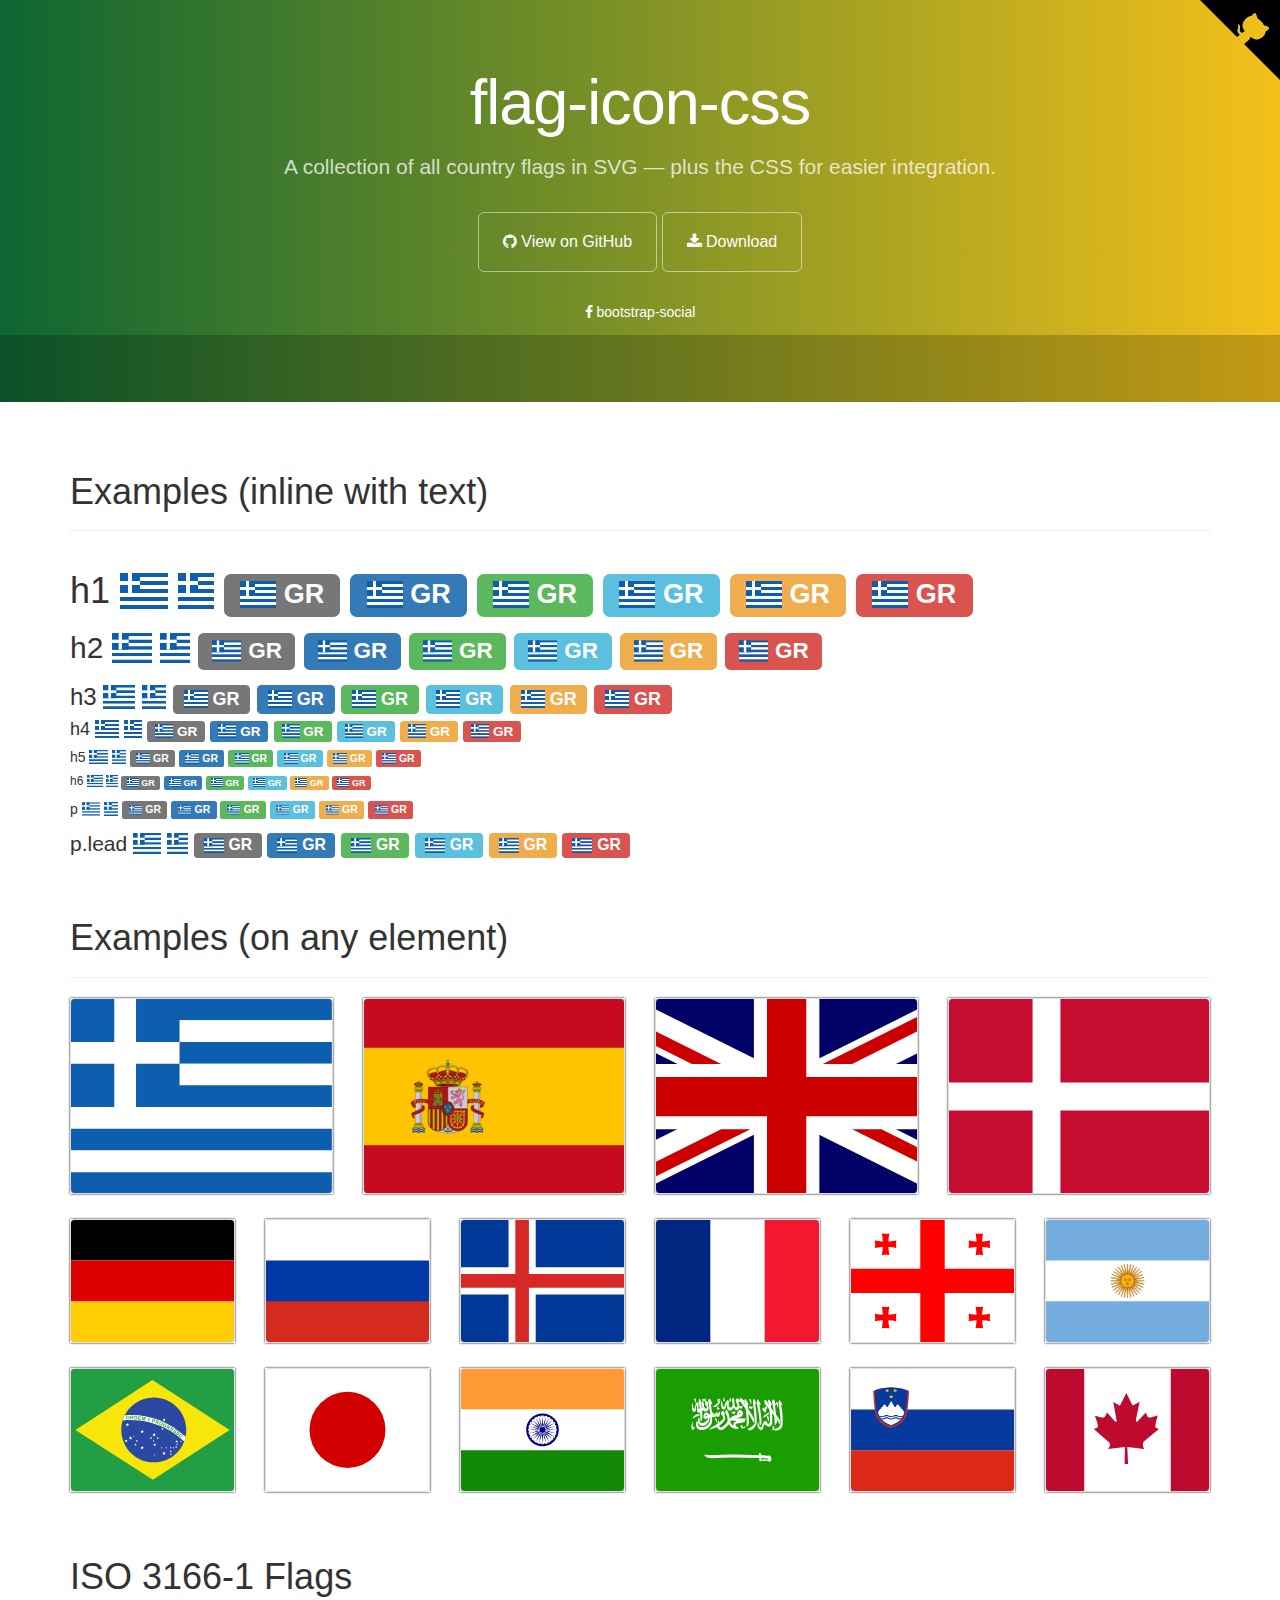
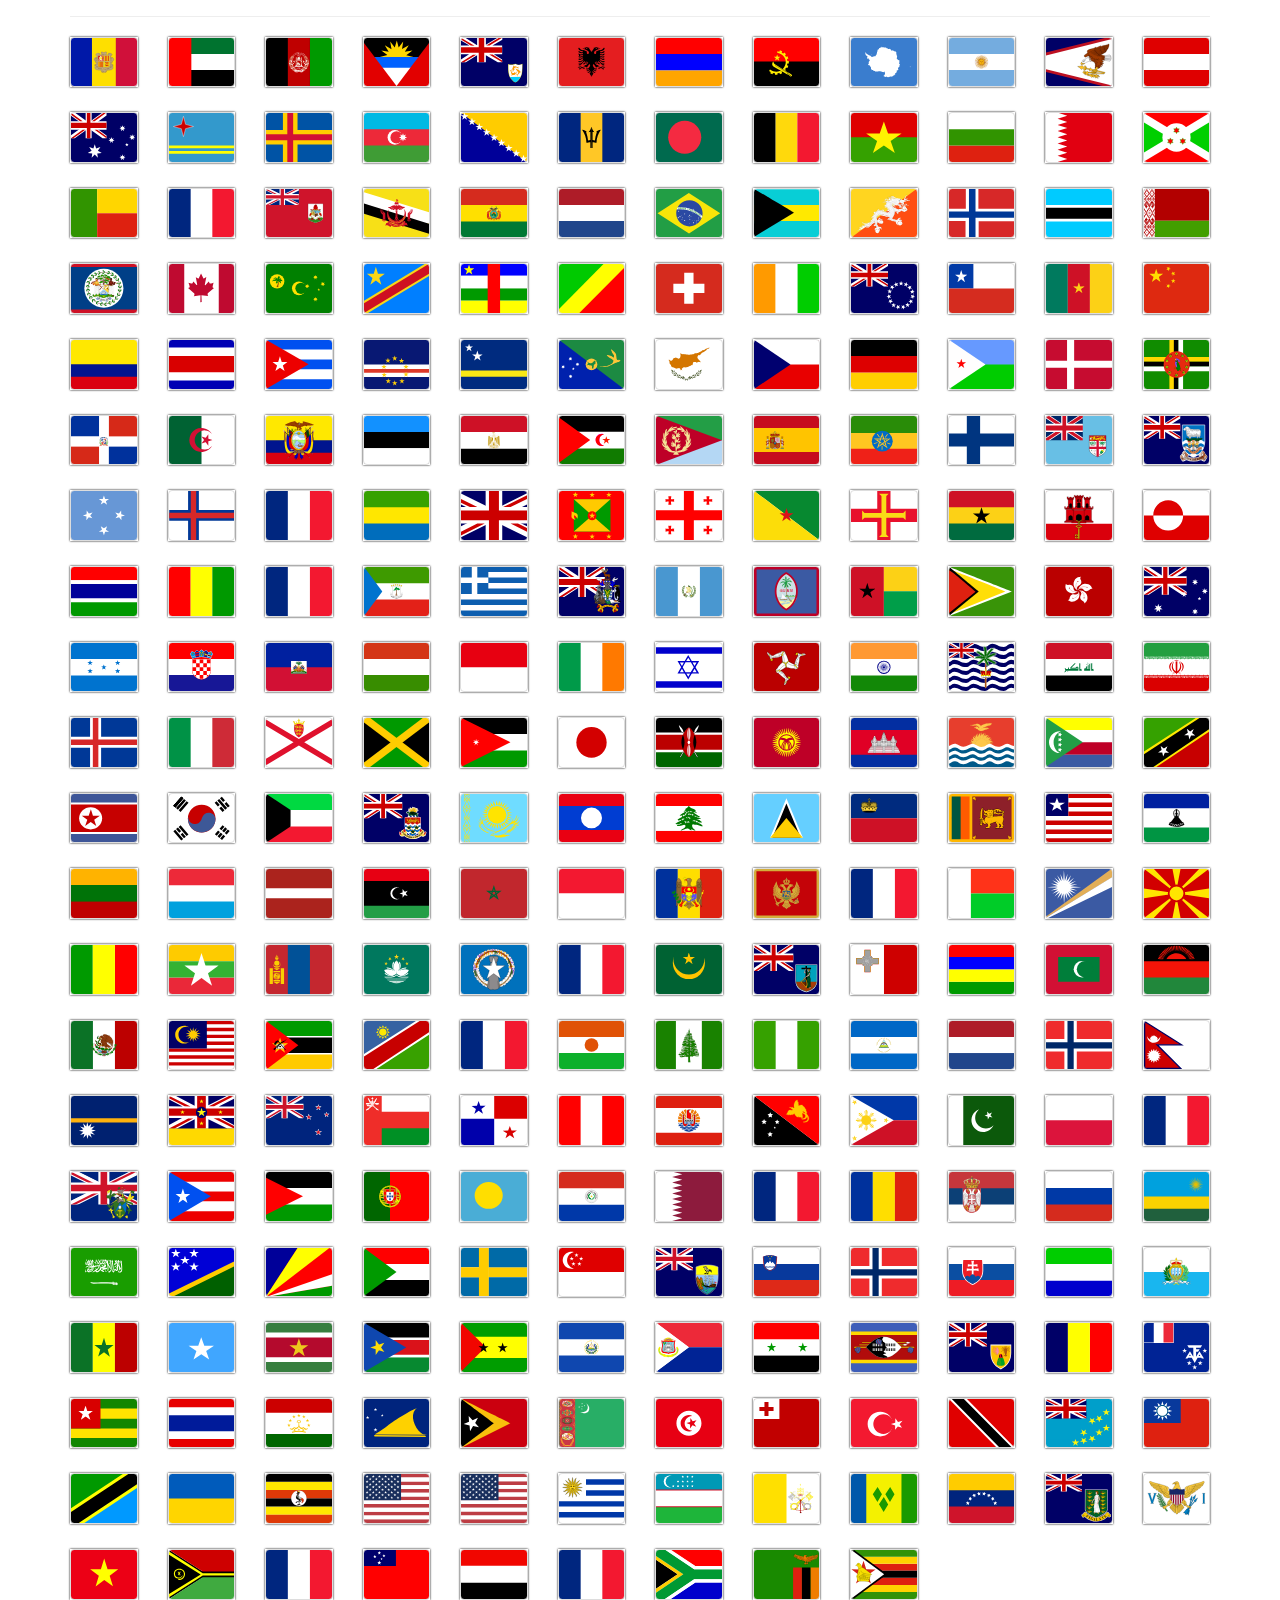
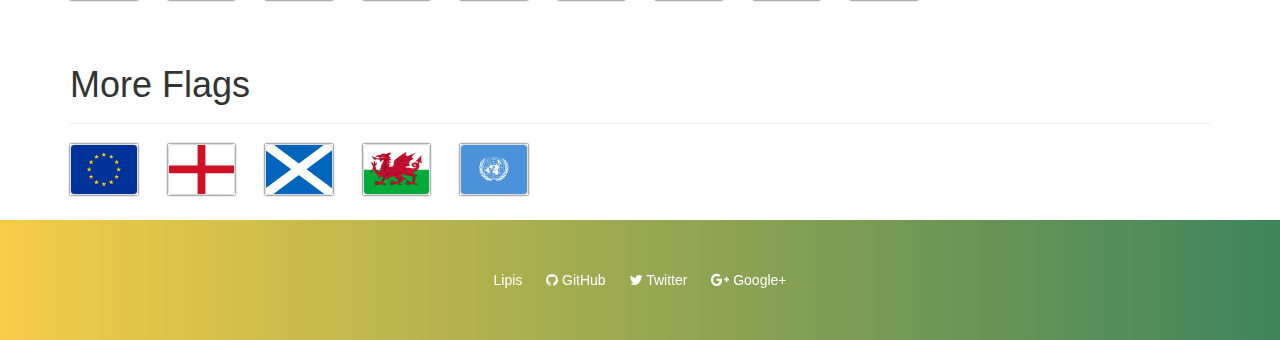
<file: flag-icon-css-master/index.html>
<!DOCTYPE html>
<html lang="en">
  <head>
    <meta charset="utf-8">
    <meta name="viewport" content="width=device-width, initial-scale=1.0">
    <meta property="og:type" content="website" />
    <meta property="og:url" content="https://lipis.github.io/flag-icon-css/" />

    <title>SVG Country Flags | flag-icon-css</title>

    <link href="https://maxcdn.bootstrapcdn.com/bootstrap/3.3.6/css/bootstrap.min.css" rel="stylesheet" id="bootstrap">
    <link href="https://maxcdn.bootstrapcdn.com/font-awesome/4.5.0/css/font-awesome.min.css" rel="stylesheet">
    <link href="./assets/docs.css" rel="stylesheet">
    <link href="./css/flag-icon.css" rel="stylesheet">
  </head>

  <body>
    <div class="jumbotron">
      <div class="container">
        <h1>flag-icon-css</h1>
        <p>
          A collection of all country flags in SVG — plus the CSS for easier integration.
        </p>
        <a href="https://github.com/lipis/flag-icon-css" class="btn btn-outline btn-lg"><span class="fa fa-github"></span> View on GitHub</a>
        <a href="https://github.com/lipis/flag-icon-css/archive/master.zip" class="btn btn-outline btn-lg"><span class="fa fa-download"></span> Download</a>
        <ul class="jumbotron-links">
          <li><a href="https://lipis.github.io/bootstrap-social"><span class="fa fa-facebook"></span> bootstrap-social</a></li>
        </ul>
      </div>
      <div class="bottom">
        <iframe src="https://ghbtns.com/github-btn.html?user=lipis&amp;repo=flag-icon-css&amp;type=watch&amp;count=true" class="social-share"></iframe>
      </div>
    </div>
    <script>
      if (window.location.hostname.indexOf('github') > 0) {
        window.location.replace("http://flag-icon-css.lip.is/");
      }
    </script>
    <div class="container">
      <section id="examples">
        <div class="page-header">
          <h1>Examples (inline with text)</h1>
        </div>
        <div class="no-wrap">
          <h1>
            h1
            <span class="flag-icon flag-icon-gr"></span>
            <span class="flag-icon flag-icon-squared flag-icon-gr"></span>
            <span class="label label-default"><span class="flag-icon flag-icon-gr"></span> GR</span>
            <span class="label label-primary"><span class="flag-icon flag-icon-gr"></span> GR</span>
            <span class="label label-success"><span class="flag-icon flag-icon-gr"></span> GR</span>
            <span class="label label-info"><span class="flag-icon flag-icon-gr"></span> GR</span>
            <span class="label label-warning"><span class="flag-icon flag-icon-gr"></span> GR</span>
            <span class="label label-danger"><span class="flag-icon flag-icon-gr"></span> GR</span>
          </h1>
          <h2>
            h2
            <span class="flag-icon flag-icon-gr"></span>
            <span class="flag-icon flag-icon-squared flag-icon-gr"></span>
            <span class="label label-default"><span class="flag-icon flag-icon-gr"></span> GR</span>
            <span class="label label-primary"><span class="flag-icon flag-icon-gr"></span> GR</span>
            <span class="label label-success"><span class="flag-icon flag-icon-gr"></span> GR</span>
            <span class="label label-info"><span class="flag-icon flag-icon-gr"></span> GR</span>
            <span class="label label-warning"><span class="flag-icon flag-icon-gr"></span> GR</span>
            <span class="label label-danger"><span class="flag-icon flag-icon-gr"></span> GR</span>
          </h2>
          <h3>
            h3
            <span class="flag-icon flag-icon-gr"></span>
            <span class="flag-icon flag-icon-squared flag-icon-gr"></span>
            <span class="label label-default"><span class="flag-icon flag-icon-gr"></span> GR</span>
            <span class="label label-primary"><span class="flag-icon flag-icon-gr"></span> GR</span>
            <span class="label label-success"><span class="flag-icon flag-icon-gr"></span> GR</span>
            <span class="label label-info"><span class="flag-icon flag-icon-gr"></span> GR</span>
            <span class="label label-warning"><span class="flag-icon flag-icon-gr"></span> GR</span>
            <span class="label label-danger"><span class="flag-icon flag-icon-gr"></span> GR</span>
          </h3>
          <h4>
            h4
            <span class="flag-icon flag-icon-gr"></span>
            <span class="flag-icon flag-icon-squared flag-icon-gr"></span>
            <span class="label label-default"><span class="flag-icon flag-icon-gr"></span> GR</span>
            <span class="label label-primary"><span class="flag-icon flag-icon-gr"></span> GR</span>
            <span class="label label-success"><span class="flag-icon flag-icon-gr"></span> GR</span>
            <span class="label label-info"><span class="flag-icon flag-icon-gr"></span> GR</span>
            <span class="label label-warning"><span class="flag-icon flag-icon-gr"></span> GR</span>
            <span class="label label-danger"><span class="flag-icon flag-icon-gr"></span> GR</span>
          </h4>
          <h5>
            h5
            <span class="flag-icon flag-icon-gr"></span>
            <span class="flag-icon flag-icon-squared flag-icon-gr"></span>
            <span class="label label-default"><span class="flag-icon flag-icon-gr"></span> GR</span>
            <span class="label label-primary"><span class="flag-icon flag-icon-gr"></span> GR</span>
            <span class="label label-success"><span class="flag-icon flag-icon-gr"></span> GR</span>
            <span class="label label-info"><span class="flag-icon flag-icon-gr"></span> GR</span>
            <span class="label label-warning"><span class="flag-icon flag-icon-gr"></span> GR</span>
            <span class="label label-danger"><span class="flag-icon flag-icon-gr"></span> GR</span>
          </h5>
          <h6>
            h6
            <span class="flag-icon flag-icon-gr"></span>
            <span class="flag-icon flag-icon-squared flag-icon-gr"></span>
            <span class="label label-default"><span class="flag-icon flag-icon-gr"></span> GR</span>
            <span class="label label-primary"><span class="flag-icon flag-icon-gr"></span> GR</span>
            <span class="label label-success"><span class="flag-icon flag-icon-gr"></span> GR</span>
            <span class="label label-info"><span class="flag-icon flag-icon-gr"></span> GR</span>
            <span class="label label-warning"><span class="flag-icon flag-icon-gr"></span> GR</span>
            <span class="label label-danger"><span class="flag-icon flag-icon-gr"></span> GR</span>
          </h6>
          <p>
            p
            <span class="flag-icon flag-icon-gr"></span>
            <span class="flag-icon flag-icon-squared flag-icon-gr"></span>
            <span class="label label-default"><span class="flag-icon flag-icon-gr"></span> GR</span>
            <span class="label label-primary"><span class="flag-icon flag-icon-gr"></span> GR</span>
            <span class="label label-success"><span class="flag-icon flag-icon-gr"></span> GR</span>
            <span class="label label-info"><span class="flag-icon flag-icon-gr"></span> GR</span>
            <span class="label label-warning"><span class="flag-icon flag-icon-gr"></span> GR</span>
            <span class="label label-danger"><span class="flag-icon flag-icon-gr"></span> GR</span>
          </p>
          <p class="lead">
            p.lead
            <span class="flag-icon flag-icon-gr"></span>
            <span class="flag-icon flag-icon-squared flag-icon-gr"></span>
            <span class="label label-default"><span class="flag-icon flag-icon-gr"></span> GR</span>
            <span class="label label-primary"><span class="flag-icon flag-icon-gr"></span> GR</span>
            <span class="label label-success"><span class="flag-icon flag-icon-gr"></span> GR</span>
            <span class="label label-info"><span class="flag-icon flag-icon-gr"></span> GR</span>
            <span class="label label-warning"><span class="flag-icon flag-icon-gr"></span> GR</span>
            <span class="label label-danger"><span class="flag-icon flag-icon-gr"></span> GR</span>
          </p>
        </section>
      </section>
      <section id="more" class="d">
        <div class="page-header">
          <h1>Examples (on any element)</h1>
        </div>
        <div class="row">
          <div class="col-lg-3 col-md-4 col-sm-4 col-xs-6">
            <div class="flag-wrapper">
              <div class="img-thumbnail flag flag-icon-background flag-icon-gr"></div>
            </div>
          </div>
          <div class="col-lg-3 col-md-4 col-sm-4 col-xs-6">
            <div class="flag-wrapper">
              <div class="img-thumbnail flag flag-icon-background flag-icon-es"></div>
            </div>
          </div>
          <div class="col-lg-3 col-md-4 col-sm-4 col-xs-3">
            <div class="flag-wrapper">
              <div class="img-thumbnail flag flag-icon-background flag-icon-gb"></div>
            </div>
          </div>
          <div class="col-lg-3 col-sm-2 col-xs-3">
            <div class="flag-wrapper">
              <div class="img-thumbnail flag flag-icon-background flag-icon-dk"></div>
            </div>
          </div>
          <div class="col-sm-2 col-xs-3">
            <div class="flag-wrapper">
              <div class="img-thumbnail flag flag-icon-background flag-icon-de"></div>
            </div>
          </div>
          <div class="col-sm-2 col-xs-3">
            <div class="flag-wrapper">
              <div class="img-thumbnail flag flag-icon-background flag-icon-ru"></div>
            </div>
          </div>
          <div class="col-sm-2 col-xs-3">
            <div class="flag-wrapper">
              <div class="img-thumbnail flag flag-icon-background flag-icon-is"></div>
            </div>
          </div>
          <div class="col-sm-2 col-xs-3">
            <div class="flag-wrapper">
              <div class="img-thumbnail flag flag-icon-background flag-icon-fr"></div>
            </div>
          </div>
          <div class="col-sm-2 col-xs-3">
            <div class="flag-wrapper">
              <div class="img-thumbnail flag flag-icon-background flag-icon-ge"></div>
            </div>
          </div>
          <div class="col-sm-2 col-xs-3">
            <div class="flag-wrapper">
              <div class="img-thumbnail flag flag-icon-background flag-icon-ar"></div>
            </div>
          </div>
          <div class="col-sm-2 col-xs-3">
            <div class="flag-wrapper">
              <div class="img-thumbnail flag flag-icon-background flag-icon-br"></div>
            </div>
          </div>
          <div class="col-sm-2 col-xs-3">
            <div class="flag-wrapper">
              <div class="img-thumbnail flag flag-icon-background flag-icon-jp"></div>
            </div>
          </div>
          <div class="col-sm-2 col-xs-3 hidden-xs">
            <div class="flag-wrapper">
              <div class="img-thumbnail flag flag-icon-background flag-icon-in"></div>
            </div>
          </div>
          <div class="col-sm-2 col-xs-3">
            <div class="flag-wrapper">
              <div class="img-thumbnail flag flag-icon-background flag-icon-sa"></div>
            </div>
          </div>
          <div class="col-sm-2 col-xs-3">
            <div class="flag-wrapper">
              <div class="img-thumbnail flag flag-icon-background flag-icon-si"></div>
            </div>
          </div>
          <div class="col-sm-2 col-xs-3 visible-lg">
            <div class="flag-wrapper">
              <div class="img-thumbnail flag flag-icon-background flag-icon-ca"></div>
            </div>
          </div>
        </div>
      </section>
      <section class="all-flags">
        <div class="page-header">
          <h1>ISO 3166-1 Flags</h1>
        </div>
        <div class="row">
          <div class="col-md-1 col-sm-2 col-xs-3"><div class="flag-wrapper"><div class="img-thumbnail flag flag-icon-background flag-icon-ad" title="ad" id="ad"></div></div></div>
          <div class="col-md-1 col-sm-2 col-xs-3"><div class="flag-wrapper"><div class="img-thumbnail flag flag-icon-background flag-icon-ae" title="ae" id="ae"></div></div></div>
          <div class="col-md-1 col-sm-2 col-xs-3"><div class="flag-wrapper"><div class="img-thumbnail flag flag-icon-background flag-icon-af" title="af" id="af"></div></div></div>
          <div class="col-md-1 col-sm-2 col-xs-3"><div class="flag-wrapper"><div class="img-thumbnail flag flag-icon-background flag-icon-ag" title="ag" id="ag"></div></div></div>
          <div class="col-md-1 col-sm-2 col-xs-3"><div class="flag-wrapper"><div class="img-thumbnail flag flag-icon-background flag-icon-ai" title="ai" id="ai"></div></div></div>
          <div class="col-md-1 col-sm-2 col-xs-3"><div class="flag-wrapper"><div class="img-thumbnail flag flag-icon-background flag-icon-al" title="al" id="al"></div></div></div>
          <div class="col-md-1 col-sm-2 col-xs-3"><div class="flag-wrapper"><div class="img-thumbnail flag flag-icon-background flag-icon-am" title="am" id="am"></div></div></div>
          <div class="col-md-1 col-sm-2 col-xs-3"><div class="flag-wrapper"><div class="img-thumbnail flag flag-icon-background flag-icon-ao" title="ao" id="ao"></div></div></div>
          <div class="col-md-1 col-sm-2 col-xs-3"><div class="flag-wrapper"><div class="img-thumbnail flag flag-icon-background flag-icon-aq" title="aq" id="aq"></div></div></div>
          <div class="col-md-1 col-sm-2 col-xs-3"><div class="flag-wrapper"><div class="img-thumbnail flag flag-icon-background flag-icon-ar" title="ar" id="ar"></div></div></div>
          <div class="col-md-1 col-sm-2 col-xs-3"><div class="flag-wrapper"><div class="img-thumbnail flag flag-icon-background flag-icon-as" title="as" id="as"></div></div></div>
          <div class="col-md-1 col-sm-2 col-xs-3"><div class="flag-wrapper"><div class="img-thumbnail flag flag-icon-background flag-icon-at" title="at" id="at"></div></div></div>
          <div class="col-md-1 col-sm-2 col-xs-3"><div class="flag-wrapper"><div class="img-thumbnail flag flag-icon-background flag-icon-au" title="au" id="au"></div></div></div>
          <div class="col-md-1 col-sm-2 col-xs-3"><div class="flag-wrapper"><div class="img-thumbnail flag flag-icon-background flag-icon-aw" title="aw" id="aw"></div></div></div>
          <div class="col-md-1 col-sm-2 col-xs-3"><div class="flag-wrapper"><div class="img-thumbnail flag flag-icon-background flag-icon-ax" title="ax" id="ax"></div></div></div>
          <div class="col-md-1 col-sm-2 col-xs-3"><div class="flag-wrapper"><div class="img-thumbnail flag flag-icon-background flag-icon-az" title="az" id="az"></div></div></div>
          <div class="col-md-1 col-sm-2 col-xs-3"><div class="flag-wrapper"><div class="img-thumbnail flag flag-icon-background flag-icon-ba" title="ba" id="ba"></div></div></div>
          <div class="col-md-1 col-sm-2 col-xs-3"><div class="flag-wrapper"><div class="img-thumbnail flag flag-icon-background flag-icon-bb" title="bb" id="bb"></div></div></div>
          <div class="col-md-1 col-sm-2 col-xs-3"><div class="flag-wrapper"><div class="img-thumbnail flag flag-icon-background flag-icon-bd" title="bd" id="bd"></div></div></div>
          <div class="col-md-1 col-sm-2 col-xs-3"><div class="flag-wrapper"><div class="img-thumbnail flag flag-icon-background flag-icon-be" title="be" id="be"></div></div></div>
          <div class="col-md-1 col-sm-2 col-xs-3"><div class="flag-wrapper"><div class="img-thumbnail flag flag-icon-background flag-icon-bf" title="bf" id="bf"></div></div></div>
          <div class="col-md-1 col-sm-2 col-xs-3"><div class="flag-wrapper"><div class="img-thumbnail flag flag-icon-background flag-icon-bg" title="bg" id="bg"></div></div></div>
          <div class="col-md-1 col-sm-2 col-xs-3"><div class="flag-wrapper"><div class="img-thumbnail flag flag-icon-background flag-icon-bh" title="bh" id="bh"></div></div></div>
          <div class="col-md-1 col-sm-2 col-xs-3"><div class="flag-wrapper"><div class="img-thumbnail flag flag-icon-background flag-icon-bi" title="bi" id="bi"></div></div></div>
          <div class="col-md-1 col-sm-2 col-xs-3"><div class="flag-wrapper"><div class="img-thumbnail flag flag-icon-background flag-icon-bj" title="bj" id="bj"></div></div></div>
          <div class="col-md-1 col-sm-2 col-xs-3"><div class="flag-wrapper"><div class="img-thumbnail flag flag-icon-background flag-icon-bl" title="bl" id="bl"></div></div></div>
          <div class="col-md-1 col-sm-2 col-xs-3"><div class="flag-wrapper"><div class="img-thumbnail flag flag-icon-background flag-icon-bm" title="bm" id="bm"></div></div></div>
          <div class="col-md-1 col-sm-2 col-xs-3"><div class="flag-wrapper"><div class="img-thumbnail flag flag-icon-background flag-icon-bn" title="bn" id="bn"></div></div></div>
          <div class="col-md-1 col-sm-2 col-xs-3"><div class="flag-wrapper"><div class="img-thumbnail flag flag-icon-background flag-icon-bo" title="bo" id="bo"></div></div></div>
          <div class="col-md-1 col-sm-2 col-xs-3"><div class="flag-wrapper"><div class="img-thumbnail flag flag-icon-background flag-icon-bq" title="bq" id="bq"></div></div></div>
          <div class="col-md-1 col-sm-2 col-xs-3"><div class="flag-wrapper"><div class="img-thumbnail flag flag-icon-background flag-icon-br" title="br" id="br"></div></div></div>
          <div class="col-md-1 col-sm-2 col-xs-3"><div class="flag-wrapper"><div class="img-thumbnail flag flag-icon-background flag-icon-bs" title="bs" id="bs"></div></div></div>
          <div class="col-md-1 col-sm-2 col-xs-3"><div class="flag-wrapper"><div class="img-thumbnail flag flag-icon-background flag-icon-bt" title="bt" id="bt"></div></div></div>
          <div class="col-md-1 col-sm-2 col-xs-3"><div class="flag-wrapper"><div class="img-thumbnail flag flag-icon-background flag-icon-bv" title="bv" id="bv"></div></div></div>
          <div class="col-md-1 col-sm-2 col-xs-3"><div class="flag-wrapper"><div class="img-thumbnail flag flag-icon-background flag-icon-bw" title="bw" id="bw"></div></div></div>
          <div class="col-md-1 col-sm-2 col-xs-3"><div class="flag-wrapper"><div class="img-thumbnail flag flag-icon-background flag-icon-by" title="by" id="by"></div></div></div>
          <div class="col-md-1 col-sm-2 col-xs-3"><div class="flag-wrapper"><div class="img-thumbnail flag flag-icon-background flag-icon-bz" title="bz" id="bz"></div></div></div>
          <div class="col-md-1 col-sm-2 col-xs-3"><div class="flag-wrapper"><div class="img-thumbnail flag flag-icon-background flag-icon-ca" title="ca" id="ca"></div></div></div>
          <div class="col-md-1 col-sm-2 col-xs-3"><div class="flag-wrapper"><div class="img-thumbnail flag flag-icon-background flag-icon-cc" title="cc" id="cc"></div></div></div>
          <div class="col-md-1 col-sm-2 col-xs-3"><div class="flag-wrapper"><div class="img-thumbnail flag flag-icon-background flag-icon-cd" title="cd" id="cd"></div></div></div>
          <div class="col-md-1 col-sm-2 col-xs-3"><div class="flag-wrapper"><div class="img-thumbnail flag flag-icon-background flag-icon-cf" title="cf" id="cf"></div></div></div>
          <div class="col-md-1 col-sm-2 col-xs-3"><div class="flag-wrapper"><div class="img-thumbnail flag flag-icon-background flag-icon-cg" title="cg" id="cg"></div></div></div>
          <div class="col-md-1 col-sm-2 col-xs-3"><div class="flag-wrapper"><div class="img-thumbnail flag flag-icon-background flag-icon-ch" title="ch" id="ch"></div></div></div>
          <div class="col-md-1 col-sm-2 col-xs-3"><div class="flag-wrapper"><div class="img-thumbnail flag flag-icon-background flag-icon-ci" title="ci" id="ci"></div></div></div>
          <div class="col-md-1 col-sm-2 col-xs-3"><div class="flag-wrapper"><div class="img-thumbnail flag flag-icon-background flag-icon-ck" title="ck" id="ck"></div></div></div>
          <div class="col-md-1 col-sm-2 col-xs-3"><div class="flag-wrapper"><div class="img-thumbnail flag flag-icon-background flag-icon-cl" title="cl" id="cl"></div></div></div>
          <div class="col-md-1 col-sm-2 col-xs-3"><div class="flag-wrapper"><div class="img-thumbnail flag flag-icon-background flag-icon-cm" title="cm" id="cm"></div></div></div>
          <div class="col-md-1 col-sm-2 col-xs-3"><div class="flag-wrapper"><div class="img-thumbnail flag flag-icon-background flag-icon-cn" title="cn" id="cn"></div></div></div>
          <div class="col-md-1 col-sm-2 col-xs-3"><div class="flag-wrapper"><div class="img-thumbnail flag flag-icon-background flag-icon-co" title="co" id="co"></div></div></div>
          <div class="col-md-1 col-sm-2 col-xs-3"><div class="flag-wrapper"><div class="img-thumbnail flag flag-icon-background flag-icon-cr" title="cr" id="cr"></div></div></div>
          <div class="col-md-1 col-sm-2 col-xs-3"><div class="flag-wrapper"><div class="img-thumbnail flag flag-icon-background flag-icon-cu" title="cu" id="cu"></div></div></div>
          <div class="col-md-1 col-sm-2 col-xs-3"><div class="flag-wrapper"><div class="img-thumbnail flag flag-icon-background flag-icon-cv" title="cv" id="cv"></div></div></div>
          <div class="col-md-1 col-sm-2 col-xs-3"><div class="flag-wrapper"><div class="img-thumbnail flag flag-icon-background flag-icon-cw" title="cw" id="cw"></div></div></div>
          <div class="col-md-1 col-sm-2 col-xs-3"><div class="flag-wrapper"><div class="img-thumbnail flag flag-icon-background flag-icon-cx" title="cx" id="cx"></div></div></div>
          <div class="col-md-1 col-sm-2 col-xs-3"><div class="flag-wrapper"><div class="img-thumbnail flag flag-icon-background flag-icon-cy" title="cy" id="cy"></div></div></div>
          <div class="col-md-1 col-sm-2 col-xs-3"><div class="flag-wrapper"><div class="img-thumbnail flag flag-icon-background flag-icon-cz" title="cz" id="cz"></div></div></div>
          <div class="col-md-1 col-sm-2 col-xs-3"><div class="flag-wrapper"><div class="img-thumbnail flag flag-icon-background flag-icon-de" title="de" id="de"></div></div></div>
          <div class="col-md-1 col-sm-2 col-xs-3"><div class="flag-wrapper"><div class="img-thumbnail flag flag-icon-background flag-icon-dj" title="dj" id="dj"></div></div></div>
          <div class="col-md-1 col-sm-2 col-xs-3"><div class="flag-wrapper"><div class="img-thumbnail flag flag-icon-background flag-icon-dk" title="dk" id="dk"></div></div></div>
          <div class="col-md-1 col-sm-2 col-xs-3"><div class="flag-wrapper"><div class="img-thumbnail flag flag-icon-background flag-icon-dm" title="dm" id="dm"></div></div></div>
          <div class="col-md-1 col-sm-2 col-xs-3"><div class="flag-wrapper"><div class="img-thumbnail flag flag-icon-background flag-icon-do" title="do" id="do"></div></div></div>
          <div class="col-md-1 col-sm-2 col-xs-3"><div class="flag-wrapper"><div class="img-thumbnail flag flag-icon-background flag-icon-dz" title="dz" id="dz"></div></div></div>
          <div class="col-md-1 col-sm-2 col-xs-3"><div class="flag-wrapper"><div class="img-thumbnail flag flag-icon-background flag-icon-ec" title="ec" id="ec"></div></div></div>
          <div class="col-md-1 col-sm-2 col-xs-3"><div class="flag-wrapper"><div class="img-thumbnail flag flag-icon-background flag-icon-ee" title="ee" id="ee"></div></div></div>
          <div class="col-md-1 col-sm-2 col-xs-3"><div class="flag-wrapper"><div class="img-thumbnail flag flag-icon-background flag-icon-eg" title="eg" id="eg"></div></div></div>
          <div class="col-md-1 col-sm-2 col-xs-3"><div class="flag-wrapper"><div class="img-thumbnail flag flag-icon-background flag-icon-eh" title="eh" id="eh"></div></div></div>
          <div class="col-md-1 col-sm-2 col-xs-3"><div class="flag-wrapper"><div class="img-thumbnail flag flag-icon-background flag-icon-er" title="er" id="er"></div></div></div>
          <div class="col-md-1 col-sm-2 col-xs-3"><div class="flag-wrapper"><div class="img-thumbnail flag flag-icon-background flag-icon-es" title="es" id="es"></div></div></div>
          <div class="col-md-1 col-sm-2 col-xs-3"><div class="flag-wrapper"><div class="img-thumbnail flag flag-icon-background flag-icon-et" title="et" id="et"></div></div></div>
          <div class="col-md-1 col-sm-2 col-xs-3"><div class="flag-wrapper"><div class="img-thumbnail flag flag-icon-background flag-icon-fi" title="fi" id="fi"></div></div></div>
          <div class="col-md-1 col-sm-2 col-xs-3"><div class="flag-wrapper"><div class="img-thumbnail flag flag-icon-background flag-icon-fj" title="fj" id="fj"></div></div></div>
          <div class="col-md-1 col-sm-2 col-xs-3"><div class="flag-wrapper"><div class="img-thumbnail flag flag-icon-background flag-icon-fk" title="fk" id="fk"></div></div></div>
          <div class="col-md-1 col-sm-2 col-xs-3"><div class="flag-wrapper"><div class="img-thumbnail flag flag-icon-background flag-icon-fm" title="fm" id="fm"></div></div></div>
          <div class="col-md-1 col-sm-2 col-xs-3"><div class="flag-wrapper"><div class="img-thumbnail flag flag-icon-background flag-icon-fo" title="fo" id="fo"></div></div></div>
          <div class="col-md-1 col-sm-2 col-xs-3"><div class="flag-wrapper"><div class="img-thumbnail flag flag-icon-background flag-icon-fr" title="fr" id="fr"></div></div></div>
          <div class="col-md-1 col-sm-2 col-xs-3"><div class="flag-wrapper"><div class="img-thumbnail flag flag-icon-background flag-icon-ga" title="ga" id="ga"></div></div></div>
          <div class="col-md-1 col-sm-2 col-xs-3"><div class="flag-wrapper"><div class="img-thumbnail flag flag-icon-background flag-icon-gb" title="gb" id="gb"></div></div></div>
          <div class="col-md-1 col-sm-2 col-xs-3"><div class="flag-wrapper"><div class="img-thumbnail flag flag-icon-background flag-icon-gd" title="gd" id="gd"></div></div></div>
          <div class="col-md-1 col-sm-2 col-xs-3"><div class="flag-wrapper"><div class="img-thumbnail flag flag-icon-background flag-icon-ge" title="ge" id="ge"></div></div></div>
          <div class="col-md-1 col-sm-2 col-xs-3"><div class="flag-wrapper"><div class="img-thumbnail flag flag-icon-background flag-icon-gf" title="gf" id="gf"></div></div></div>
          <div class="col-md-1 col-sm-2 col-xs-3"><div class="flag-wrapper"><div class="img-thumbnail flag flag-icon-background flag-icon-gg" title="gg" id="gg"></div></div></div>
          <div class="col-md-1 col-sm-2 col-xs-3"><div class="flag-wrapper"><div class="img-thumbnail flag flag-icon-background flag-icon-gh" title="gh" id="gh"></div></div></div>
          <div class="col-md-1 col-sm-2 col-xs-3"><div class="flag-wrapper"><div class="img-thumbnail flag flag-icon-background flag-icon-gi" title="gi" id="gi"></div></div></div>
          <div class="col-md-1 col-sm-2 col-xs-3"><div class="flag-wrapper"><div class="img-thumbnail flag flag-icon-background flag-icon-gl" title="gl" id="gl"></div></div></div>
          <div class="col-md-1 col-sm-2 col-xs-3"><div class="flag-wrapper"><div class="img-thumbnail flag flag-icon-background flag-icon-gm" title="gm" id="gm"></div></div></div>
          <div class="col-md-1 col-sm-2 col-xs-3"><div class="flag-wrapper"><div class="img-thumbnail flag flag-icon-background flag-icon-gn" title="gn" id="gn"></div></div></div>
          <div class="col-md-1 col-sm-2 col-xs-3"><div class="flag-wrapper"><div class="img-thumbnail flag flag-icon-background flag-icon-gp" title="gp" id="gp"></div></div></div>
          <div class="col-md-1 col-sm-2 col-xs-3"><div class="flag-wrapper"><div class="img-thumbnail flag flag-icon-background flag-icon-gq" title="gq" id="gq"></div></div></div>
          <div class="col-md-1 col-sm-2 col-xs-3"><div class="flag-wrapper"><div class="img-thumbnail flag flag-icon-background flag-icon-gr" title="gr" id="gr"></div></div></div>
          <div class="col-md-1 col-sm-2 col-xs-3"><div class="flag-wrapper"><div class="img-thumbnail flag flag-icon-background flag-icon-gs" title="gs" id="gs"></div></div></div>
          <div class="col-md-1 col-sm-2 col-xs-3"><div class="flag-wrapper"><div class="img-thumbnail flag flag-icon-background flag-icon-gt" title="gt" id="gt"></div></div></div>
          <div class="col-md-1 col-sm-2 col-xs-3"><div class="flag-wrapper"><div class="img-thumbnail flag flag-icon-background flag-icon-gu" title="gu" id="gu"></div></div></div>
          <div class="col-md-1 col-sm-2 col-xs-3"><div class="flag-wrapper"><div class="img-thumbnail flag flag-icon-background flag-icon-gw" title="gw" id="gw"></div></div></div>
          <div class="col-md-1 col-sm-2 col-xs-3"><div class="flag-wrapper"><div class="img-thumbnail flag flag-icon-background flag-icon-gy" title="gy" id="gy"></div></div></div>
          <div class="col-md-1 col-sm-2 col-xs-3"><div class="flag-wrapper"><div class="img-thumbnail flag flag-icon-background flag-icon-hk" title="hk" id="hk"></div></div></div>
          <div class="col-md-1 col-sm-2 col-xs-3"><div class="flag-wrapper"><div class="img-thumbnail flag flag-icon-background flag-icon-hm" title="hm" id="hm"></div></div></div>
          <div class="col-md-1 col-sm-2 col-xs-3"><div class="flag-wrapper"><div class="img-thumbnail flag flag-icon-background flag-icon-hn" title="hn" id="hn"></div></div></div>
          <div class="col-md-1 col-sm-2 col-xs-3"><div class="flag-wrapper"><div class="img-thumbnail flag flag-icon-background flag-icon-hr" title="hr" id="hr"></div></div></div>
          <div class="col-md-1 col-sm-2 col-xs-3"><div class="flag-wrapper"><div class="img-thumbnail flag flag-icon-background flag-icon-ht" title="ht" id="ht"></div></div></div>
          <div class="col-md-1 col-sm-2 col-xs-3"><div class="flag-wrapper"><div class="img-thumbnail flag flag-icon-background flag-icon-hu" title="hu" id="hu"></div></div></div>
          <div class="col-md-1 col-sm-2 col-xs-3"><div class="flag-wrapper"><div class="img-thumbnail flag flag-icon-background flag-icon-id" title="id" id="id"></div></div></div>
          <div class="col-md-1 col-sm-2 col-xs-3"><div class="flag-wrapper"><div class="img-thumbnail flag flag-icon-background flag-icon-ie" title="ie" id="ie"></div></div></div>
          <div class="col-md-1 col-sm-2 col-xs-3"><div class="flag-wrapper"><div class="img-thumbnail flag flag-icon-background flag-icon-il" title="il" id="il"></div></div></div>
          <div class="col-md-1 col-sm-2 col-xs-3"><div class="flag-wrapper"><div class="img-thumbnail flag flag-icon-background flag-icon-im" title="im" id="im"></div></div></div>
          <div class="col-md-1 col-sm-2 col-xs-3"><div class="flag-wrapper"><div class="img-thumbnail flag flag-icon-background flag-icon-in" title="in" id="in"></div></div></div>
          <div class="col-md-1 col-sm-2 col-xs-3"><div class="flag-wrapper"><div class="img-thumbnail flag flag-icon-background flag-icon-io" title="io" id="io"></div></div></div>
          <div class="col-md-1 col-sm-2 col-xs-3"><div class="flag-wrapper"><div class="img-thumbnail flag flag-icon-background flag-icon-iq" title="iq" id="iq"></div></div></div>
          <div class="col-md-1 col-sm-2 col-xs-3"><div class="flag-wrapper"><div class="img-thumbnail flag flag-icon-background flag-icon-ir" title="ir" id="ir"></div></div></div>
          <div class="col-md-1 col-sm-2 col-xs-3"><div class="flag-wrapper"><div class="img-thumbnail flag flag-icon-background flag-icon-is" title="is" id="is"></div></div></div>
          <div class="col-md-1 col-sm-2 col-xs-3"><div class="flag-wrapper"><div class="img-thumbnail flag flag-icon-background flag-icon-it" title="it" id="it"></div></div></div>
          <div class="col-md-1 col-sm-2 col-xs-3"><div class="flag-wrapper"><div class="img-thumbnail flag flag-icon-background flag-icon-je" title="je" id="je"></div></div></div>
          <div class="col-md-1 col-sm-2 col-xs-3"><div class="flag-wrapper"><div class="img-thumbnail flag flag-icon-background flag-icon-jm" title="jm" id="jm"></div></div></div>
          <div class="col-md-1 col-sm-2 col-xs-3"><div class="flag-wrapper"><div class="img-thumbnail flag flag-icon-background flag-icon-jo" title="jo" id="jo"></div></div></div>
          <div class="col-md-1 col-sm-2 col-xs-3"><div class="flag-wrapper"><div class="img-thumbnail flag flag-icon-background flag-icon-jp" title="jp" id="jp"></div></div></div>
          <div class="col-md-1 col-sm-2 col-xs-3"><div class="flag-wrapper"><div class="img-thumbnail flag flag-icon-background flag-icon-ke" title="ke" id="ke"></div></div></div>
          <div class="col-md-1 col-sm-2 col-xs-3"><div class="flag-wrapper"><div class="img-thumbnail flag flag-icon-background flag-icon-kg" title="kg" id="kg"></div></div></div>
          <div class="col-md-1 col-sm-2 col-xs-3"><div class="flag-wrapper"><div class="img-thumbnail flag flag-icon-background flag-icon-kh" title="kh" id="kh"></div></div></div>
          <div class="col-md-1 col-sm-2 col-xs-3"><div class="flag-wrapper"><div class="img-thumbnail flag flag-icon-background flag-icon-ki" title="ki" id="ki"></div></div></div>
          <div class="col-md-1 col-sm-2 col-xs-3"><div class="flag-wrapper"><div class="img-thumbnail flag flag-icon-background flag-icon-km" title="km" id="km"></div></div></div>
          <div class="col-md-1 col-sm-2 col-xs-3"><div class="flag-wrapper"><div class="img-thumbnail flag flag-icon-background flag-icon-kn" title="kn" id="kn"></div></div></div>
          <div class="col-md-1 col-sm-2 col-xs-3"><div class="flag-wrapper"><div class="img-thumbnail flag flag-icon-background flag-icon-kp" title="kp" id="kp"></div></div></div>
          <div class="col-md-1 col-sm-2 col-xs-3"><div class="flag-wrapper"><div class="img-thumbnail flag flag-icon-background flag-icon-kr" title="kr" id="kr"></div></div></div>
          <div class="col-md-1 col-sm-2 col-xs-3"><div class="flag-wrapper"><div class="img-thumbnail flag flag-icon-background flag-icon-kw" title="kw" id="kw"></div></div></div>
          <div class="col-md-1 col-sm-2 col-xs-3"><div class="flag-wrapper"><div class="img-thumbnail flag flag-icon-background flag-icon-ky" title="ky" id="ky"></div></div></div>
          <div class="col-md-1 col-sm-2 col-xs-3"><div class="flag-wrapper"><div class="img-thumbnail flag flag-icon-background flag-icon-kz" title="kz" id="kz"></div></div></div>
          <div class="col-md-1 col-sm-2 col-xs-3"><div class="flag-wrapper"><div class="img-thumbnail flag flag-icon-background flag-icon-la" title="la" id="la"></div></div></div>
          <div class="col-md-1 col-sm-2 col-xs-3"><div class="flag-wrapper"><div class="img-thumbnail flag flag-icon-background flag-icon-lb" title="lb" id="lb"></div></div></div>
          <div class="col-md-1 col-sm-2 col-xs-3"><div class="flag-wrapper"><div class="img-thumbnail flag flag-icon-background flag-icon-lc" title="lc" id="lc"></div></div></div>
          <div class="col-md-1 col-sm-2 col-xs-3"><div class="flag-wrapper"><div class="img-thumbnail flag flag-icon-background flag-icon-li" title="li" id="li"></div></div></div>
          <div class="col-md-1 col-sm-2 col-xs-3"><div class="flag-wrapper"><div class="img-thumbnail flag flag-icon-background flag-icon-lk" title="lk" id="lk"></div></div></div>
          <div class="col-md-1 col-sm-2 col-xs-3"><div class="flag-wrapper"><div class="img-thumbnail flag flag-icon-background flag-icon-lr" title="lr" id="lr"></div></div></div>
          <div class="col-md-1 col-sm-2 col-xs-3"><div class="flag-wrapper"><div class="img-thumbnail flag flag-icon-background flag-icon-ls" title="ls" id="ls"></div></div></div>
          <div class="col-md-1 col-sm-2 col-xs-3"><div class="flag-wrapper"><div class="img-thumbnail flag flag-icon-background flag-icon-lt" title="lt" id="lt"></div></div></div>
          <div class="col-md-1 col-sm-2 col-xs-3"><div class="flag-wrapper"><div class="img-thumbnail flag flag-icon-background flag-icon-lu" title="lu" id="lu"></div></div></div>
          <div class="col-md-1 col-sm-2 col-xs-3"><div class="flag-wrapper"><div class="img-thumbnail flag flag-icon-background flag-icon-lv" title="lv" id="lv"></div></div></div>
          <div class="col-md-1 col-sm-2 col-xs-3"><div class="flag-wrapper"><div class="img-thumbnail flag flag-icon-background flag-icon-ly" title="ly" id="ly"></div></div></div>
          <div class="col-md-1 col-sm-2 col-xs-3"><div class="flag-wrapper"><div class="img-thumbnail flag flag-icon-background flag-icon-ma" title="ma" id="ma"></div></div></div>
          <div class="col-md-1 col-sm-2 col-xs-3"><div class="flag-wrapper"><div class="img-thumbnail flag flag-icon-background flag-icon-mc" title="mc" id="mc"></div></div></div>
          <div class="col-md-1 col-sm-2 col-xs-3"><div class="flag-wrapper"><div class="img-thumbnail flag flag-icon-background flag-icon-md" title="md" id="md"></div></div></div>
          <div class="col-md-1 col-sm-2 col-xs-3"><div class="flag-wrapper"><div class="img-thumbnail flag flag-icon-background flag-icon-me" title="me" id="me"></div></div></div>
          <div class="col-md-1 col-sm-2 col-xs-3"><div class="flag-wrapper"><div class="img-thumbnail flag flag-icon-background flag-icon-mf" title="mf" id="mf"></div></div></div>
          <div class="col-md-1 col-sm-2 col-xs-3"><div class="flag-wrapper"><div class="img-thumbnail flag flag-icon-background flag-icon-mg" title="mg" id="mg"></div></div></div>
          <div class="col-md-1 col-sm-2 col-xs-3"><div class="flag-wrapper"><div class="img-thumbnail flag flag-icon-background flag-icon-mh" title="mh" id="mh"></div></div></div>
          <div class="col-md-1 col-sm-2 col-xs-3"><div class="flag-wrapper"><div class="img-thumbnail flag flag-icon-background flag-icon-mk" title="mk" id="mk"></div></div></div>
          <div class="col-md-1 col-sm-2 col-xs-3"><div class="flag-wrapper"><div class="img-thumbnail flag flag-icon-background flag-icon-ml" title="ml" id="ml"></div></div></div>
          <div class="col-md-1 col-sm-2 col-xs-3"><div class="flag-wrapper"><div class="img-thumbnail flag flag-icon-background flag-icon-mm" title="mm" id="mm"></div></div></div>
          <div class="col-md-1 col-sm-2 col-xs-3"><div class="flag-wrapper"><div class="img-thumbnail flag flag-icon-background flag-icon-mn" title="mn" id="mn"></div></div></div>
          <div class="col-md-1 col-sm-2 col-xs-3"><div class="flag-wrapper"><div class="img-thumbnail flag flag-icon-background flag-icon-mo" title="mo" id="mo"></div></div></div>
          <div class="col-md-1 col-sm-2 col-xs-3"><div class="flag-wrapper"><div class="img-thumbnail flag flag-icon-background flag-icon-mp" title="mp" id="mp"></div></div></div>
          <div class="col-md-1 col-sm-2 col-xs-3"><div class="flag-wrapper"><div class="img-thumbnail flag flag-icon-background flag-icon-mq" title="mq" id="mq"></div></div></div>
          <div class="col-md-1 col-sm-2 col-xs-3"><div class="flag-wrapper"><div class="img-thumbnail flag flag-icon-background flag-icon-mr" title="mr" id="mr"></div></div></div>
          <div class="col-md-1 col-sm-2 col-xs-3"><div class="flag-wrapper"><div class="img-thumbnail flag flag-icon-background flag-icon-ms" title="ms" id="ms"></div></div></div>
          <div class="col-md-1 col-sm-2 col-xs-3"><div class="flag-wrapper"><div class="img-thumbnail flag flag-icon-background flag-icon-mt" title="mt" id="mt"></div></div></div>
          <div class="col-md-1 col-sm-2 col-xs-3"><div class="flag-wrapper"><div class="img-thumbnail flag flag-icon-background flag-icon-mu" title="mu" id="mu"></div></div></div>
          <div class="col-md-1 col-sm-2 col-xs-3"><div class="flag-wrapper"><div class="img-thumbnail flag flag-icon-background flag-icon-mv" title="mv" id="mv"></div></div></div>
          <div class="col-md-1 col-sm-2 col-xs-3"><div class="flag-wrapper"><div class="img-thumbnail flag flag-icon-background flag-icon-mw" title="mw" id="mw"></div></div></div>
          <div class="col-md-1 col-sm-2 col-xs-3"><div class="flag-wrapper"><div class="img-thumbnail flag flag-icon-background flag-icon-mx" title="mx" id="mx"></div></div></div>
          <div class="col-md-1 col-sm-2 col-xs-3"><div class="flag-wrapper"><div class="img-thumbnail flag flag-icon-background flag-icon-my" title="my" id="my"></div></div></div>
          <div class="col-md-1 col-sm-2 col-xs-3"><div class="flag-wrapper"><div class="img-thumbnail flag flag-icon-background flag-icon-mz" title="mz" id="mz"></div></div></div>
          <div class="col-md-1 col-sm-2 col-xs-3"><div class="flag-wrapper"><div class="img-thumbnail flag flag-icon-background flag-icon-na" title="na" id="na"></div></div></div>
          <div class="col-md-1 col-sm-2 col-xs-3"><div class="flag-wrapper"><div class="img-thumbnail flag flag-icon-background flag-icon-nc" title="nc" id="nc"></div></div></div>
          <div class="col-md-1 col-sm-2 col-xs-3"><div class="flag-wrapper"><div class="img-thumbnail flag flag-icon-background flag-icon-ne" title="ne" id="ne"></div></div></div>
          <div class="col-md-1 col-sm-2 col-xs-3"><div class="flag-wrapper"><div class="img-thumbnail flag flag-icon-background flag-icon-nf" title="nf" id="nf"></div></div></div>
          <div class="col-md-1 col-sm-2 col-xs-3"><div class="flag-wrapper"><div class="img-thumbnail flag flag-icon-background flag-icon-ng" title="ng" id="ng"></div></div></div>
          <div class="col-md-1 col-sm-2 col-xs-3"><div class="flag-wrapper"><div class="img-thumbnail flag flag-icon-background flag-icon-ni" title="ni" id="ni"></div></div></div>
          <div class="col-md-1 col-sm-2 col-xs-3"><div class="flag-wrapper"><div class="img-thumbnail flag flag-icon-background flag-icon-nl" title="nl" id="nl"></div></div></div>
          <div class="col-md-1 col-sm-2 col-xs-3"><div class="flag-wrapper"><div class="img-thumbnail flag flag-icon-background flag-icon-no" title="no" id="no"></div></div></div>
          <div class="col-md-1 col-sm-2 col-xs-3"><div class="flag-wrapper"><div class="img-thumbnail flag flag-icon-background flag-icon-np" title="np" id="np"></div></div></div>
          <div class="col-md-1 col-sm-2 col-xs-3"><div class="flag-wrapper"><div class="img-thumbnail flag flag-icon-background flag-icon-nr" title="nr" id="nr"></div></div></div>
          <div class="col-md-1 col-sm-2 col-xs-3"><div class="flag-wrapper"><div class="img-thumbnail flag flag-icon-background flag-icon-nu" title="nu" id="nu"></div></div></div>
          <div class="col-md-1 col-sm-2 col-xs-3"><div class="flag-wrapper"><div class="img-thumbnail flag flag-icon-background flag-icon-nz" title="nz" id="nz"></div></div></div>
          <div class="col-md-1 col-sm-2 col-xs-3"><div class="flag-wrapper"><div class="img-thumbnail flag flag-icon-background flag-icon-om" title="om" id="om"></div></div></div>
          <div class="col-md-1 col-sm-2 col-xs-3"><div class="flag-wrapper"><div class="img-thumbnail flag flag-icon-background flag-icon-pa" title="pa" id="pa"></div></div></div>
          <div class="col-md-1 col-sm-2 col-xs-3"><div class="flag-wrapper"><div class="img-thumbnail flag flag-icon-background flag-icon-pe" title="pe" id="pe"></div></div></div>
          <div class="col-md-1 col-sm-2 col-xs-3"><div class="flag-wrapper"><div class="img-thumbnail flag flag-icon-background flag-icon-pf" title="pf" id="pf"></div></div></div>
          <div class="col-md-1 col-sm-2 col-xs-3"><div class="flag-wrapper"><div class="img-thumbnail flag flag-icon-background flag-icon-pg" title="pg" id="pg"></div></div></div>
          <div class="col-md-1 col-sm-2 col-xs-3"><div class="flag-wrapper"><div class="img-thumbnail flag flag-icon-background flag-icon-ph" title="ph" id="ph"></div></div></div>
          <div class="col-md-1 col-sm-2 col-xs-3"><div class="flag-wrapper"><div class="img-thumbnail flag flag-icon-background flag-icon-pk" title="pk" id="pk"></div></div></div>
          <div class="col-md-1 col-sm-2 col-xs-3"><div class="flag-wrapper"><div class="img-thumbnail flag flag-icon-background flag-icon-pl" title="pl" id="pl"></div></div></div>
          <div class="col-md-1 col-sm-2 col-xs-3"><div class="flag-wrapper"><div class="img-thumbnail flag flag-icon-background flag-icon-pm" title="pm" id="pm"></div></div></div>
          <div class="col-md-1 col-sm-2 col-xs-3"><div class="flag-wrapper"><div class="img-thumbnail flag flag-icon-background flag-icon-pn" title="pn" id="pn"></div></div></div>
          <div class="col-md-1 col-sm-2 col-xs-3"><div class="flag-wrapper"><div class="img-thumbnail flag flag-icon-background flag-icon-pr" title="pr" id="pr"></div></div></div>
          <div class="col-md-1 col-sm-2 col-xs-3"><div class="flag-wrapper"><div class="img-thumbnail flag flag-icon-background flag-icon-ps" title="ps" id="ps"></div></div></div>
          <div class="col-md-1 col-sm-2 col-xs-3"><div class="flag-wrapper"><div class="img-thumbnail flag flag-icon-background flag-icon-pt" title="pt" id="pt"></div></div></div>
          <div class="col-md-1 col-sm-2 col-xs-3"><div class="flag-wrapper"><div class="img-thumbnail flag flag-icon-background flag-icon-pw" title="pw" id="pw"></div></div></div>
          <div class="col-md-1 col-sm-2 col-xs-3"><div class="flag-wrapper"><div class="img-thumbnail flag flag-icon-background flag-icon-py" title="py" id="py"></div></div></div>
          <div class="col-md-1 col-sm-2 col-xs-3"><div class="flag-wrapper"><div class="img-thumbnail flag flag-icon-background flag-icon-qa" title="qa" id="qa"></div></div></div>
          <div class="col-md-1 col-sm-2 col-xs-3"><div class="flag-wrapper"><div class="img-thumbnail flag flag-icon-background flag-icon-re" title="re" id="re"></div></div></div>
          <div class="col-md-1 col-sm-2 col-xs-3"><div class="flag-wrapper"><div class="img-thumbnail flag flag-icon-background flag-icon-ro" title="ro" id="ro"></div></div></div>
          <div class="col-md-1 col-sm-2 col-xs-3"><div class="flag-wrapper"><div class="img-thumbnail flag flag-icon-background flag-icon-rs" title="rs" id="rs"></div></div></div>
          <div class="col-md-1 col-sm-2 col-xs-3"><div class="flag-wrapper"><div class="img-thumbnail flag flag-icon-background flag-icon-ru" title="ru" id="ru"></div></div></div>
          <div class="col-md-1 col-sm-2 col-xs-3"><div class="flag-wrapper"><div class="img-thumbnail flag flag-icon-background flag-icon-rw" title="rw" id="rw"></div></div></div>
          <div class="col-md-1 col-sm-2 col-xs-3"><div class="flag-wrapper"><div class="img-thumbnail flag flag-icon-background flag-icon-sa" title="sa" id="sa"></div></div></div>
          <div class="col-md-1 col-sm-2 col-xs-3"><div class="flag-wrapper"><div class="img-thumbnail flag flag-icon-background flag-icon-sb" title="sb" id="sb"></div></div></div>
          <div class="col-md-1 col-sm-2 col-xs-3"><div class="flag-wrapper"><div class="img-thumbnail flag flag-icon-background flag-icon-sc" title="sc" id="sc"></div></div></div>
          <div class="col-md-1 col-sm-2 col-xs-3"><div class="flag-wrapper"><div class="img-thumbnail flag flag-icon-background flag-icon-sd" title="sd" id="sd"></div></div></div>
          <div class="col-md-1 col-sm-2 col-xs-3"><div class="flag-wrapper"><div class="img-thumbnail flag flag-icon-background flag-icon-se" title="se" id="se"></div></div></div>
          <div class="col-md-1 col-sm-2 col-xs-3"><div class="flag-wrapper"><div class="img-thumbnail flag flag-icon-background flag-icon-sg" title="sg" id="sg"></div></div></div>
          <div class="col-md-1 col-sm-2 col-xs-3"><div class="flag-wrapper"><div class="img-thumbnail flag flag-icon-background flag-icon-sh" title="sh" id="sh"></div></div></div>
          <div class="col-md-1 col-sm-2 col-xs-3"><div class="flag-wrapper"><div class="img-thumbnail flag flag-icon-background flag-icon-si" title="si" id="si"></div></div></div>
          <div class="col-md-1 col-sm-2 col-xs-3"><div class="flag-wrapper"><div class="img-thumbnail flag flag-icon-background flag-icon-sj" title="sj" id="sj"></div></div></div>
          <div class="col-md-1 col-sm-2 col-xs-3"><div class="flag-wrapper"><div class="img-thumbnail flag flag-icon-background flag-icon-sk" title="sk" id="sk"></div></div></div>
          <div class="col-md-1 col-sm-2 col-xs-3"><div class="flag-wrapper"><div class="img-thumbnail flag flag-icon-background flag-icon-sl" title="sl" id="sl"></div></div></div>
          <div class="col-md-1 col-sm-2 col-xs-3"><div class="flag-wrapper"><div class="img-thumbnail flag flag-icon-background flag-icon-sm" title="sm" id="sm"></div></div></div>
          <div class="col-md-1 col-sm-2 col-xs-3"><div class="flag-wrapper"><div class="img-thumbnail flag flag-icon-background flag-icon-sn" title="sn" id="sn"></div></div></div>
          <div class="col-md-1 col-sm-2 col-xs-3"><div class="flag-wrapper"><div class="img-thumbnail flag flag-icon-background flag-icon-so" title="so" id="so"></div></div></div>
          <div class="col-md-1 col-sm-2 col-xs-3"><div class="flag-wrapper"><div class="img-thumbnail flag flag-icon-background flag-icon-sr" title="sr" id="sr"></div></div></div>
          <div class="col-md-1 col-sm-2 col-xs-3"><div class="flag-wrapper"><div class="img-thumbnail flag flag-icon-background flag-icon-ss" title="ss" id="ss"></div></div></div>
          <div class="col-md-1 col-sm-2 col-xs-3"><div class="flag-wrapper"><div class="img-thumbnail flag flag-icon-background flag-icon-st" title="st" id="st"></div></div></div>
          <div class="col-md-1 col-sm-2 col-xs-3"><div class="flag-wrapper"><div class="img-thumbnail flag flag-icon-background flag-icon-sv" title="sv" id="sv"></div></div></div>
          <div class="col-md-1 col-sm-2 col-xs-3"><div class="flag-wrapper"><div class="img-thumbnail flag flag-icon-background flag-icon-sx" title="sx" id="sx"></div></div></div>
          <div class="col-md-1 col-sm-2 col-xs-3"><div class="flag-wrapper"><div class="img-thumbnail flag flag-icon-background flag-icon-sy" title="sy" id="sy"></div></div></div>
          <div class="col-md-1 col-sm-2 col-xs-3"><div class="flag-wrapper"><div class="img-thumbnail flag flag-icon-background flag-icon-sz" title="sz" id="sz"></div></div></div>
          <div class="col-md-1 col-sm-2 col-xs-3"><div class="flag-wrapper"><div class="img-thumbnail flag flag-icon-background flag-icon-tc" title="tc" id="tc"></div></div></div>
          <div class="col-md-1 col-sm-2 col-xs-3"><div class="flag-wrapper"><div class="img-thumbnail flag flag-icon-background flag-icon-td" title="td" id="td"></div></div></div>
          <div class="col-md-1 col-sm-2 col-xs-3"><div class="flag-wrapper"><div class="img-thumbnail flag flag-icon-background flag-icon-tf" title="tf" id="tf"></div></div></div>
          <div class="col-md-1 col-sm-2 col-xs-3"><div class="flag-wrapper"><div class="img-thumbnail flag flag-icon-background flag-icon-tg" title="tg" id="tg"></div></div></div>
          <div class="col-md-1 col-sm-2 col-xs-3"><div class="flag-wrapper"><div class="img-thumbnail flag flag-icon-background flag-icon-th" title="th" id="th"></div></div></div>
          <div class="col-md-1 col-sm-2 col-xs-3"><div class="flag-wrapper"><div class="img-thumbnail flag flag-icon-background flag-icon-tj" title="tj" id="tj"></div></div></div>
          <div class="col-md-1 col-sm-2 col-xs-3"><div class="flag-wrapper"><div class="img-thumbnail flag flag-icon-background flag-icon-tk" title="tk" id="tk"></div></div></div>
          <div class="col-md-1 col-sm-2 col-xs-3"><div class="flag-wrapper"><div class="img-thumbnail flag flag-icon-background flag-icon-tl" title="tl" id="tl"></div></div></div>
          <div class="col-md-1 col-sm-2 col-xs-3"><div class="flag-wrapper"><div class="img-thumbnail flag flag-icon-background flag-icon-tm" title="tm" id="tm"></div></div></div>
          <div class="col-md-1 col-sm-2 col-xs-3"><div class="flag-wrapper"><div class="img-thumbnail flag flag-icon-background flag-icon-tn" title="tn" id="tn"></div></div></div>
          <div class="col-md-1 col-sm-2 col-xs-3"><div class="flag-wrapper"><div class="img-thumbnail flag flag-icon-background flag-icon-to" title="to" id="to"></div></div></div>
          <div class="col-md-1 col-sm-2 col-xs-3"><div class="flag-wrapper"><div class="img-thumbnail flag flag-icon-background flag-icon-tr" title="tr" id="tr"></div></div></div>
          <div class="col-md-1 col-sm-2 col-xs-3"><div class="flag-wrapper"><div class="img-thumbnail flag flag-icon-background flag-icon-tt" title="tt" id="tt"></div></div></div>
          <div class="col-md-1 col-sm-2 col-xs-3"><div class="flag-wrapper"><div class="img-thumbnail flag flag-icon-background flag-icon-tv" title="tv" id="tv"></div></div></div>
          <div class="col-md-1 col-sm-2 col-xs-3"><div class="flag-wrapper"><div class="img-thumbnail flag flag-icon-background flag-icon-tw" title="tw" id="tw"></div></div></div>
          <div class="col-md-1 col-sm-2 col-xs-3"><div class="flag-wrapper"><div class="img-thumbnail flag flag-icon-background flag-icon-tz" title="tz" id="tz"></div></div></div>
          <div class="col-md-1 col-sm-2 col-xs-3"><div class="flag-wrapper"><div class="img-thumbnail flag flag-icon-background flag-icon-ua" title="ua" id="ua"></div></div></div>
          <div class="col-md-1 col-sm-2 col-xs-3"><div class="flag-wrapper"><div class="img-thumbnail flag flag-icon-background flag-icon-ug" title="ug" id="ug"></div></div></div>
          <div class="col-md-1 col-sm-2 col-xs-3"><div class="flag-wrapper"><div class="img-thumbnail flag flag-icon-background flag-icon-um" title="um" id="um"></div></div></div>
          <div class="col-md-1 col-sm-2 col-xs-3"><div class="flag-wrapper"><div class="img-thumbnail flag flag-icon-background flag-icon-us" title="us" id="us"></div></div></div>
          <div class="col-md-1 col-sm-2 col-xs-3"><div class="flag-wrapper"><div class="img-thumbnail flag flag-icon-background flag-icon-uy" title="uy" id="uy"></div></div></div>
          <div class="col-md-1 col-sm-2 col-xs-3"><div class="flag-wrapper"><div class="img-thumbnail flag flag-icon-background flag-icon-uz" title="uz" id="uz"></div></div></div>
          <div class="col-md-1 col-sm-2 col-xs-3"><div class="flag-wrapper"><div class="img-thumbnail flag flag-icon-background flag-icon-va" title="va" id="va"></div></div></div>
          <div class="col-md-1 col-sm-2 col-xs-3"><div class="flag-wrapper"><div class="img-thumbnail flag flag-icon-background flag-icon-vc" title="vc" id="vc"></div></div></div>
          <div class="col-md-1 col-sm-2 col-xs-3"><div class="flag-wrapper"><div class="img-thumbnail flag flag-icon-background flag-icon-ve" title="ve" id="ve"></div></div></div>
          <div class="col-md-1 col-sm-2 col-xs-3"><div class="flag-wrapper"><div class="img-thumbnail flag flag-icon-background flag-icon-vg" title="vg" id="vg"></div></div></div>
          <div class="col-md-1 col-sm-2 col-xs-3"><div class="flag-wrapper"><div class="img-thumbnail flag flag-icon-background flag-icon-vi" title="vi" id="vi"></div></div></div>
          <div class="col-md-1 col-sm-2 col-xs-3"><div class="flag-wrapper"><div class="img-thumbnail flag flag-icon-background flag-icon-vn" title="vn" id="vn"></div></div></div>
          <div class="col-md-1 col-sm-2 col-xs-3"><div class="flag-wrapper"><div class="img-thumbnail flag flag-icon-background flag-icon-vu" title="vu" id="vu"></div></div></div>
          <div class="col-md-1 col-sm-2 col-xs-3"><div class="flag-wrapper"><div class="img-thumbnail flag flag-icon-background flag-icon-wf" title="wf" id="wf"></div></div></div>
          <div class="col-md-1 col-sm-2 col-xs-3"><div class="flag-wrapper"><div class="img-thumbnail flag flag-icon-background flag-icon-ws" title="ws" id="ws"></div></div></div>
          <div class="col-md-1 col-sm-2 col-xs-3"><div class="flag-wrapper"><div class="img-thumbnail flag flag-icon-background flag-icon-ye" title="ye" id="ye"></div></div></div>
          <div class="col-md-1 col-sm-2 col-xs-3"><div class="flag-wrapper"><div class="img-thumbnail flag flag-icon-background flag-icon-yt" title="yt" id="yt"></div></div></div>
          <div class="col-md-1 col-sm-2 col-xs-3"><div class="flag-wrapper"><div class="img-thumbnail flag flag-icon-background flag-icon-za" title="za" id="za"></div></div></div>
          <div class="col-md-1 col-sm-2 col-xs-3"><div class="flag-wrapper"><div class="img-thumbnail flag flag-icon-background flag-icon-zm" title="zm" id="zm"></div></div></div>
          <div class="col-md-1 col-sm-2 col-xs-3"><div class="flag-wrapper"><div class="img-thumbnail flag flag-icon-background flag-icon-zw" title="zw" id="zw"></div></div></div>
        </div>
      </section>
      <section class="all-flags">
        <div class="page-header">
          <h1>More Flags</h1>
        </div>
        <div class="row">
          <div class="col-md-1 col-sm-2 col-xs-3"><div class="flag-wrapper"><div class="img-thumbnail flag flag-icon-background flag-icon-eu" title="eu" id="eu"></div></div></div>
          <div class="col-md-1 col-sm-2 col-xs-3"><div class="flag-wrapper"><div class="img-thumbnail flag flag-icon-background flag-icon-gb-eng" title="gb-eng" id="gb-eng"></div></div></div>
          <div class="col-md-1 col-sm-2 col-xs-3"><div class="flag-wrapper"><div class="img-thumbnail flag flag-icon-background flag-icon-gb-sct" title="gb-sct" id="gb-sct"></div></div></div>
          <div class="col-md-1 col-sm-2 col-xs-3"><div class="flag-wrapper"><div class="img-thumbnail flag flag-icon-background flag-icon-gb-wls" title="gb-wls" id="gb-wls"></div></div></div>
          <div class="col-md-1 col-sm-2 col-xs-3"><div class="flag-wrapper"><div class="img-thumbnail flag flag-icon-background flag-icon-un" title="un" id="un"></div></div></div>
        </div>
      </section>
    </div>

    <footer>
      <ul class="links">
        <li><a href="https://lip.is">Lipis</a></li>
        <li><a href="https://github.com/lipis"><span class="fa fa-github"></span> GitHub</a></li>
        <li><a href="https://twitter.com/lipis"><span class="fa fa-twitter"></span> Twitter</a></li>
        <li><a href="https://google.com/+PanayiotisLipiridis"><span class="fa fa-google-plus"></span> Google+</a></li>
      </ul>
    </footer>
    <a href="https://github.com/lipis/flag-icon-css" title="Fork me on GitHub" class="github-corner"><svg width="80" height="80" viewbox="0 0 250 250"><title>Fork me on GitHub</title><path d="M0 0h250v250"></path><path d="M127.4 110c-14.6-9.2-9.4-19.5-9.4-19.5 3-7 1.5-11 1.5-11-1-6.2 3-2 3-2 4 4.7 2 11 2 11-2.2 10.4 5 14.8 9 16.2" fill="currentColor" style="transform-origin:130px 110px" class="octo-arm"></path><path d="M113.2 114.3s3.6 1.6 4.7.6l15-13.7c3-2.4 6-3 8.2-2.7-8-11.2-14-25 3-41 4.7-4.4 10.6-6.4 16.2-6.4.6-1.6 3.6-7.3 11.8-10.7 0 0 4.5 2.7 6.8 16.5 4.3 2.7 8.3 6 12 9.8 3.3 3.5 6.7 8 8.6 12.3 14 3 16.8 8 16.8 8-3.4 8-9.4 11-11.4 11 0 5.8-2.3 11-7.5 15.5-16.4 16-30 9-40 .2 0 3-1 7-5.2 11l-13.3 11c-1 1 .5 5.3.8 5z" fill="currentColor" class="octo-body"></path></svg><style> .github-corner svg{position:absolute;right:0;top:0;mix-blend-mode:darken;color:#ffffff;fill:#000000;}.github-corner:hover .octo-arm{animation:octocat-wave .56s;}@keyframes octocat-wave{0%, 100%{transform:rotate(0);}20%, 60%{transform:rotate(-20deg);}40%, 80%{transform:rotate(10deg);}}</style></a>
    <script src="https://ajax.googleapis.com/ajax/libs/jquery/2.1.4/jquery.min.js"></script>
    <script src="./assets/docs.js"></script>
  </body>
</html>
</file>
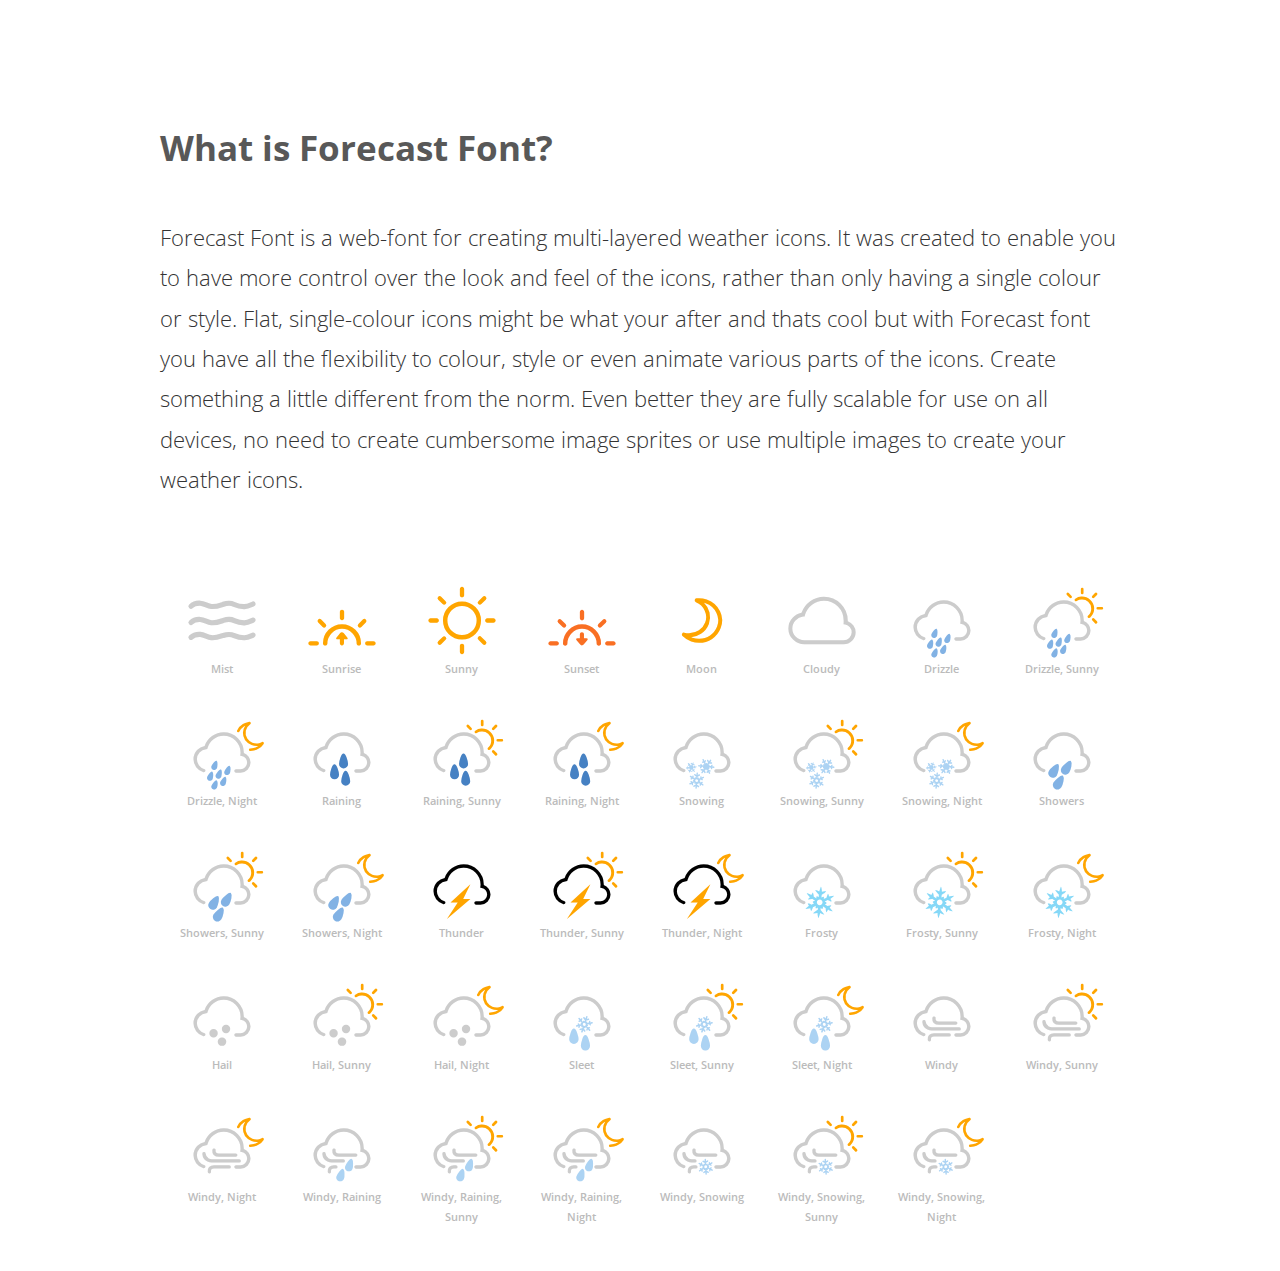
<file: forecastfont/demo.html>
<!DOCTYPE html>
<!--[if lt IE 7 ]><html class="ie ie6" lang="en"> <![endif]-->
<!--[if IE 7 ]><html class="ie ie7" lang="en"> <![endif]-->
<!--[if IE 8 ]><html class="ie ie8" lang="en"> <![endif]-->
<!--[if (gte IE 9)|!(IE)]><!-->

<html lang="en">
<!--<![endif]-->

<head>
    <!-- Basic Page Needs ================================================== -->
    <meta charset="utf-8">

    <title>Forecast Font</title>
    <meta content="Forecast, weather, font, webfont, icons, icon, iconfont" name="keywords">
    <meta content="Forecast font downloadable iconfont to create multilayered weather icons.  Created using Iconvau.lt" name="description">
    <meta content="Ali Sisk" name="author">
    <meta content="IE=9" http-equiv="X-UA-Compatible">
    <!-- Mobile Specific Metas ================================================== -->
    <meta content="width=device-width, initial-scale=1, maximum-scale=1" name="viewport">
    <!-- PT Sans -->
    <link href='http://fonts.googleapis.com/css?family=Open+Sans:400italic,400,300,600&subset=latin,latin-ext' rel='stylesheet' type='text/css'>
    <!-- Crete Round -->
    <link href='http://fonts.googleapis.com/css?family=Crete+Round&subset=latin,latin-ext' rel='stylesheet' type='text/css'>
    
    <link href='http://fonts.googleapis.com/css?family=Sanchez' rel='stylesheet' type='text/css'>

    <link href="css/base.css" rel="stylesheet">
    <link href="css/skeleton.css" rel="stylesheet">

    <!--[if lt IE 9]>
        <script src="http://html5shim.googlecode.com/svn/trunk/html5.js"></script>
    <![endif]-->

    <script src="http://ajax.googleapis.com/ajax/libs/jquery/1.7.2/jquery.js"></script>

<style>
@font-face {
  font-family: "iconvault";
  src: url("iconvault_forecastfont.eot");
  src: url("iconvault_forecastfont.eot?#iefix") format("embedded-opentype"),
       url("iconvault_forecastfont.woff") format("woff"),
       url("iconvault_forecastfont.ttf") format("truetype"),
       url("iconvault_forecastfont.svg#iconvault") format("svg");
  font-weight: normal;
  font-style: normal;
}	
	
	
	

[class^="icon-"],
[class*=" icon-"] {
  font-family: 'iconvault';
  font-weight: normal;
  font-style: normal;
  text-decoration: inherit;
  -webkit-font-smoothing: antialiased;
  font-size: 6em;

}

@media only screen and (min-width: 479px) and (max-width: 678px){
[class^="icon-"],
[class*=" icon-"] {
  font-family: 'iconvault';
  font-weight: normal;
  font-style: normal;
  text-decoration: inherit;
  -webkit-font-smoothing: antialiased;}
}

/* -----BaseCloud----- */

	.basecloud:before  {
	font-family: 'iconvault';
	font-size:6em;
	content: '\f105';
	position:absolute;
	color:rgb(204, 204, 204);
	}
	
	
	
/* -----windyraincloud----- */

	.windyraincloud:before  {
	font-family: 'iconvault';
	font-size:6em;
	content: '\f111';
	position:absolute;
	color:rgb(204, 204, 204);
	}
	
/* -----Windysnowcloud----- */

	.windysnowcloud:before  {
	font-family: 'iconvault';
	font-size:6em;
	content: '\f109';
	position:absolute;
	color:rgb(204, 204, 204);
	}

/* -----Basethundercloud----- */

	.basethundercloud:before  {
	font-family: 'iconvault';
	font-size:6em;
	content: '\f105';
	position:absolute;
	color:#000;

	}


/* -----Thunder----- */

	.icon-thunder::before  {
	content: "\f114";
	position:absolute;
	color:rgb(255, 165, 0);
	}

/* -----Sunny----- */

	.icon-sunny::after {
	content: "\f101";
	color:rgb(255, 165, 0);
	position: absolute;
	}


/* -----Drizzle----- */

	.icon-drizzle::before  {
	content: "\f10a";
	color: #82b2e4;
	position: absolute;
}

/* -----Hail----- */

	.icon-hail::before {
	content: "\f10f";
	position:absolute;
	color:rgb(204, 204, 204);}

/* -----Showers----- */

	.icon-showers::before  {
	content: "\f104";
	position:absolute;
	color:#82b2e4;
}

/* -----Rainy----- */

	.icon-rainy::before {
	content: "\f107";
	position:absolute;
	color:#4681c3;
	}

/* -----Snowy----- */

	.icon-snowy::before  {
	content: "\f10b";
	position:absolute;
	color:#acd3f3;
	}

/* -----Frosty----- */

	.icon-frosty::before {
	content: "\f102";
	position:absolute;
	color:#85d8f7;
	}

/* -----Windy----- */

	.icon-windy::before  {
	content: "\f115";
	position:absolute;
	color:rgb(204, 204, 204);
	}

/* -----WindyRain----- */

	.icon-windyrain::before {
	content: "\f10e";
	position:absolute;
	color:#acd3f3;
	}

/* -----WindySnow----- */

	.icon-windysnow::before {
	content: "\f103";
	position:absolute;
	color:#acd3f3;
	}

/* -----Sleet----- */

	.icon-sleet::before  {
	content: "\f10c";
	position:absolute;
	color:#acd3f3;
	}

/* -----Moon----- */

	.icon-moon::after {
	content: "\f10d";
	color:rgb(255, 165, 0);
	position: absolute;
	}

/* -----Night----- */

	.icon-night::after {
	content: "\f100";
	position:absolute;
	color:rgb(255, 165, 0);
	}


/* -----Sun----- */

	.icon-sun::after {
	content: "\f113";
	color:rgb(255, 165, 0);
	position: absolute;
	}

/* -----Cloud----- */

	.icon-cloud::after {
	content: "\f106";
	color:rgb(204, 204, 204);
	position: absolute;
	}


/* -----Sunrise----- */

	.icon-sunrise:before  {
	content: '\f112';
	color:rgb(255, 165, 0);
	position: absolute;
	}

/* -----Sunset----- */

	.icon-sunset:before  {
	content: '\f110';
	color:#f96f23;
	position: absolute;
	}

/* -----Mist----- */

	.icon-mist:before  {
	content: '\f108';
	color:rgb(204, 204, 204);
	position: absolute;
	}

   
</style>
</head>

<body>

    <div class="wrapper">
    
    
        <div class="container">
            <h1>What is Forecast Font?</h1>

            <p>Forecast Font is a web-font for creating multi-layered weather
            icons. It was created to enable you to have more control over the
            look and feel of the icons, rather than only having a single colour or
            style. Flat, single-colour icons might be what your after and thats
            cool but with Forecast font you have all the flexibility to colour,
            style or even animate various parts of the icons. Create something
            a little different from the norm. Even better they are fully
            scalable for use on all devices, no need to create cumbersome image
            sprites or use multiple images to create your weather icons.</p>
        </div>

        <section class='icons'>
            <div class='container'>

                <div class='two columns'>
                    <ul>
                        <li class="icon-mist"></li>
                            <p>Mist</p>
                    </ul>
                </div>

                <div class='two columns'>
                    <ul>
                        <li class="icon-sunrise"></li>
                            <p>Sunrise</p>
					</ul>
                </div>

                <div class='two columns'>
                    <ul>
                        <li class="icon-sun"></li>
                            <p>Sunny</p>
                    </ul>
                </div>

                <div class='two columns'>
                    <ul>
                        <li class="icon-sunset"></li>
                            <p>Sunset</p>
                    </ul>
                </div>

                <div class='two columns'>
                    <ul>
                        <li class="icon-moon"></li>
                            <p>Moon</p>
                    </ul>
                </div>

                <div class='two columns'>
                    <ul>
                        <li class="icon-cloud"></li>
                            <p>Cloudy</p>
                    </ul>
                </div>

                <div class='two columns'>
                    <ul>
                        <li class="basecloud"></li>
                        <li class="icon-drizzle"></li>
                            <p>Drizzle</p>
                    </ul>
                </div>

                <div class='two columns'>
                    <ul>
                        <li class="basecloud"></li>
                        <li class="icon-drizzle icon-sunny"></li>
                            <p>Drizzle, Sunny</p>
                    </ul>
                </div>

                <div class='two columns'>
                    <ul>
                        <li class="basecloud"></li>
                        <li class="icon-drizzle icon-night"></li>
                            <p>Drizzle, Night</p>
                    </ul>
                </div>

                <div class='two columns'>
                    <ul>
                        <li class="basecloud"></li>
                        <li class="icon-rainy"></li>
                            <p>Raining</p>
                    </ul>
                </div>

                <div class='two columns'>
                    <ul>
                        <li class="basecloud"></li>
                        <li class="icon-rainy icon-sunny"></li>
                            <p>Raining, Sunny</p>
                    </ul>
                </div>

                <div class='two columns'>
                    <ul>
                        <li class="basecloud"></li>
                        <li class="icon-rainy icon-night"></li>
                            <p>Raining, Night</p>
                    </ul>
                </div>

                <div class='two columns'>
                    <ul>
                        <li class="basecloud"></li>
                        <li class="icon-snowy"></li>
                            <p>Snowing</p>
                    </ul>
                </div>

                <div class='two columns'>
                    <ul>
                        <li class="basecloud"></li>
                        <li class="icon-snowy icon-sunny"></li>
                            <p>Snowing, Sunny</p>
                    </ul>
                </div>

                <div class='two columns'>
                    <ul>
                        <li class="basecloud"></li>
                        <li class="icon-snowy icon-night"></li>
                            <p>Snowing, Night</p>
                    </ul>
                </div>

                <div class='two columns'>
                    <ul>
                        <li class="basecloud"></li>
                        <li class="icon-showers"></li>
                            <p>Showers</p>
                    </ul>
                </div>

                <div class='two columns'>
                    <ul>
                        <li class="basecloud"></li>
                        <li class="icon-showers icon-sunny"></li>
                            <p>Showers, Sunny</p>
                    </ul>
                </div>

                <div class='two columns'>
                    <ul>
                        <li class="basecloud"></li>
                        <li class="icon-showers icon-night"></li>
                            <p>Showers, Night</p>
                    </ul>
                </div>

                <div class='two columns'>
                    <ul>
                        <li class="basethundercloud"></li>
                        <li class="icon-thunder"></li>
                            <p>Thunder</p>
                    </ul>
                </div>

                <div class='two columns'>
                    <ul>
                        <li class="basethundercloud"></li>
                        <li class="icon-thunder icon-sunny"></li>
                            <p>Thunder, Sunny</p>
                    </ul>
                </div>

                <div class='two columns'>
                    <ul>
                        <li class="basethundercloud"></li>
                        <li class="icon-thunder icon-night"></li>
                            <p>Thunder, Night</p>
                    </ul>
                </div>

                <div class='two columns'>
                    <ul>
                        <li class="basecloud"></li>
                        <li class="icon-frosty"></li>
                            <p>Frosty</p>
                    </ul>
                </div>

                <div class='two columns'>
                    <ul>
                        <li class="basecloud"></li>
                        <li class="icon-frosty icon-sunny"></li>
                            <p>Frosty, Sunny</p>
                    </ul>
                </div>

                <div class='two columns'>
                    <ul>
                        <li class="basecloud"></li>
                        <li class="icon-frosty icon-night"></li>
                            <p>Frosty, Night</p>
                    </ul>
                </div>

                <div class='two columns'>
                    <ul>
                        <li class="basecloud"></li>
                        <li class="icon-hail"></li>
                            <p>Hail</p>
                    </ul>
                </div>

                <div class='two columns'>
                    <ul>
                        <li class="basecloud"></li>
                        <li class="icon-hail icon-sunny"></li>
                            <p>Hail, Sunny</p>
                    </ul>
                </div>

                <div class='two columns'>
                    <ul>
                        <li class="basecloud"></li>
                        <li class="icon-hail icon-night"></li>
                            <p>Hail, Night</p>
                    </ul>
                </div>

                <div class='two columns'>
                    <ul>
                        <li class="basecloud"></li>
                        <li class="icon-sleet"></li>
                            <p>Sleet</p>
                    </ul>
                </div>

                <div class='two columns'>
                    <ul>
                        <li class="basecloud"></li>
                        <li class="icon-sleet icon-sunny"></li>
                            <p>Sleet, Sunny</p>
                    </ul>
                </div>

                <div class='two columns'>
                    <ul>
                        <li class="basecloud"></li>
                        <li class="icon-sleet icon-night"></li>
                            <p>Sleet, Night</p>
                    </ul>
                </div>

                <div class='two columns'>
                    <ul>
                        <li class="basecloud"></li>
                        <li class="icon-windy"></li>
                            <p>Windy</p>
                    </ul>
                </div>

                <div class='two columns'>
                    <ul>
                        <li class="basecloud"></li>
                        <li class="icon-windy icon-sunny"></li>
                            <p>Windy, Sunny</p>
                    </ul>
                </div>

                <div class='two columns'>
                    <ul>
                        <li class="basecloud"></li>
                        <li class="icon-windy icon-night"></li>
                            <p>Windy, Night</p>
                    </ul>
                </div>

                <div class='two columns'>
                    <ul>
                        <li class="windyraincloud"></li>
                        <li class="icon-windyrain"></li>
                            <p>Windy, Raining</p>
                    </ul>
                </div>

                <div class='two columns'>
                    <ul>
                        <li class="windyraincloud"></li>
                        <li class="icon-windyrain icon-sunny"></li>
                            <p>Windy, Raining, Sunny</p>
                    </ul>
                </div>

                <div class='two columns'>
                    <ul>
                        <li class="windyraincloud"></li>
                        <li class="icon-windyrain icon-night"></li>
                         	<p>Windy, Raining, Night</p>
                    </ul>
                </div>

                <div class='two columns'>
                    <ul>
                        <li class="windysnowcloud"></li>
                        <li class="icon-windysnow"></li>                       
                            <p>Windy, Snowing</p>
                    </ul>
                </div>

                <div class='two columns'>
                    <ul>
                        <li class="windysnowcloud"></li>

                        <li class="icon-windysnow icon-sunny"></li>

                        
                            <p>Windy, Snowing, Sunny</p>
                        </li>
                    </ul>
                </div>

                <div class='two columns'>
                    <ul>
                        <li class="windysnowcloud"></li>
                        <li class="icon-windysnow icon-night"></li>
                            <p>Windy, Snowing, Night</p>
                    </ul>
                </div>
            </div>
        </section>

        <div class='clear'></div>

    </div><!-- wrapper -->

    <div class='clear'>
       
    </div>	
	




</body>
</html>
</file>
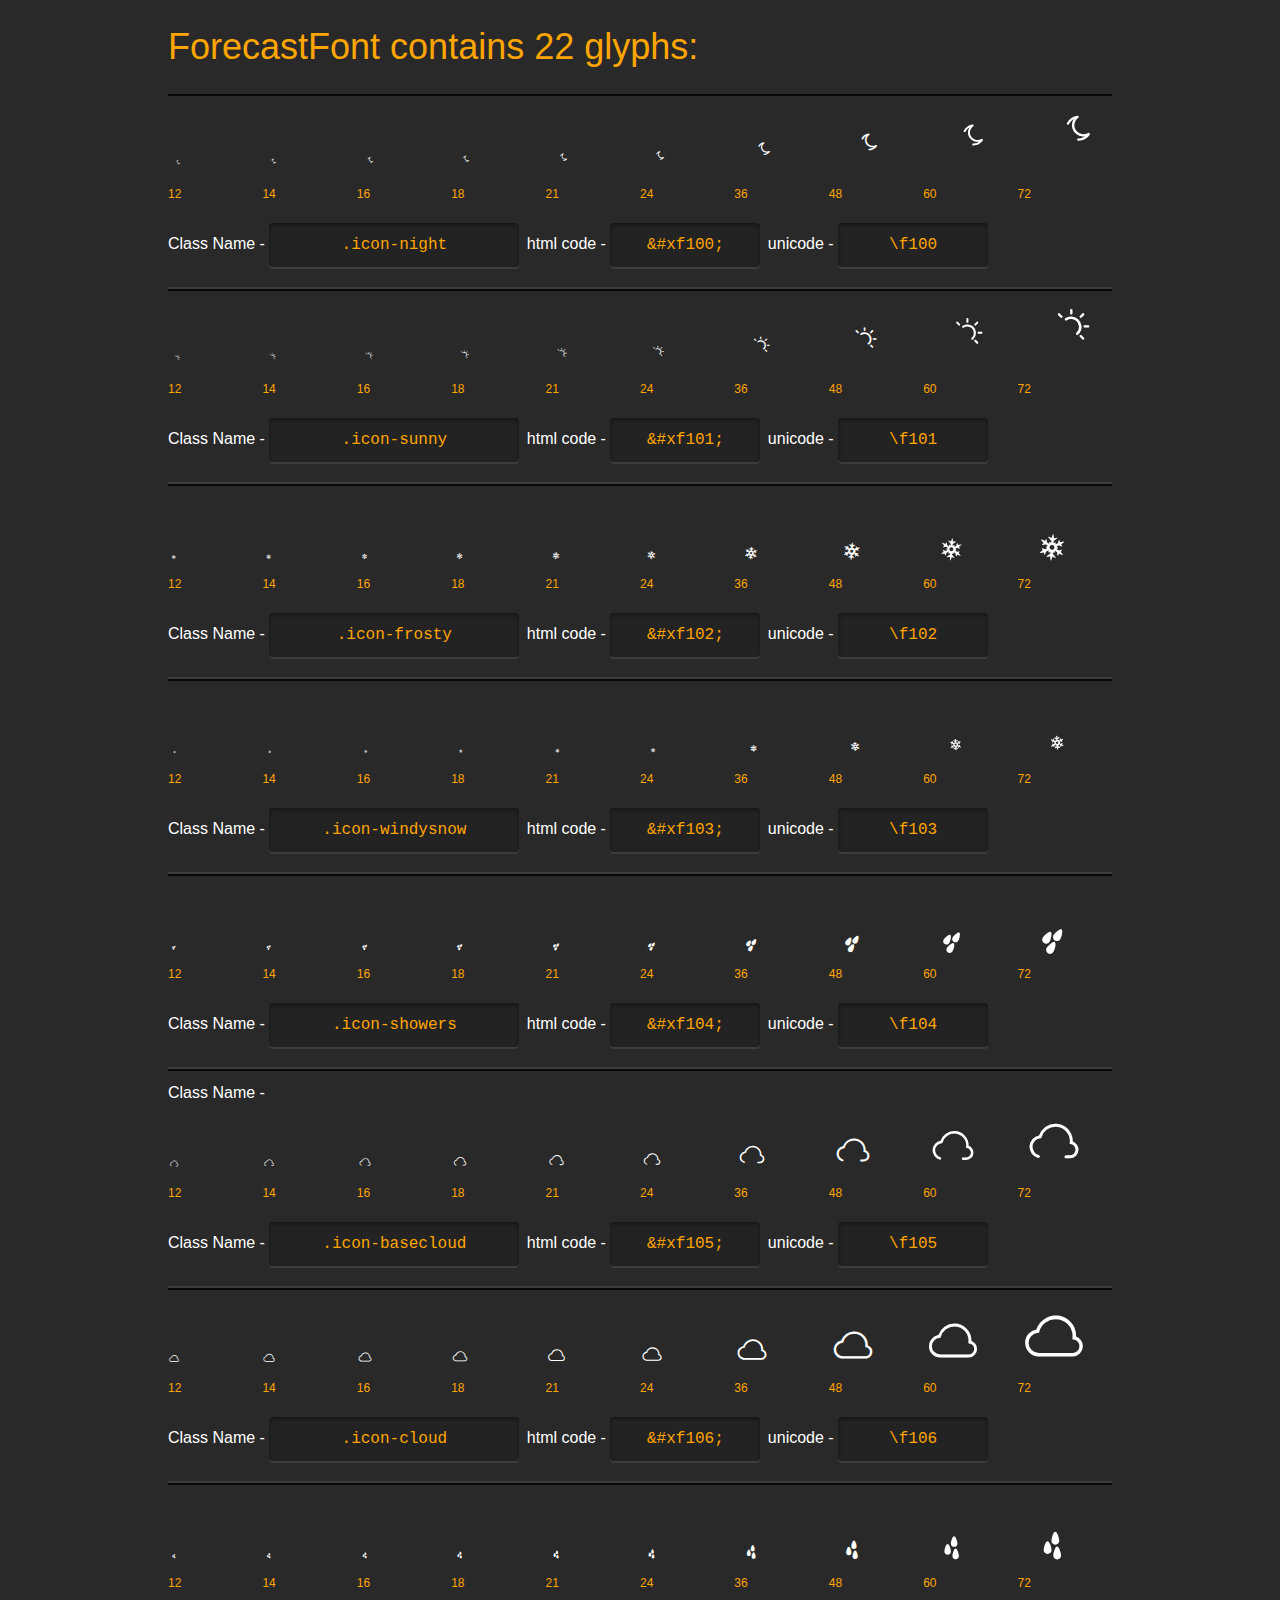
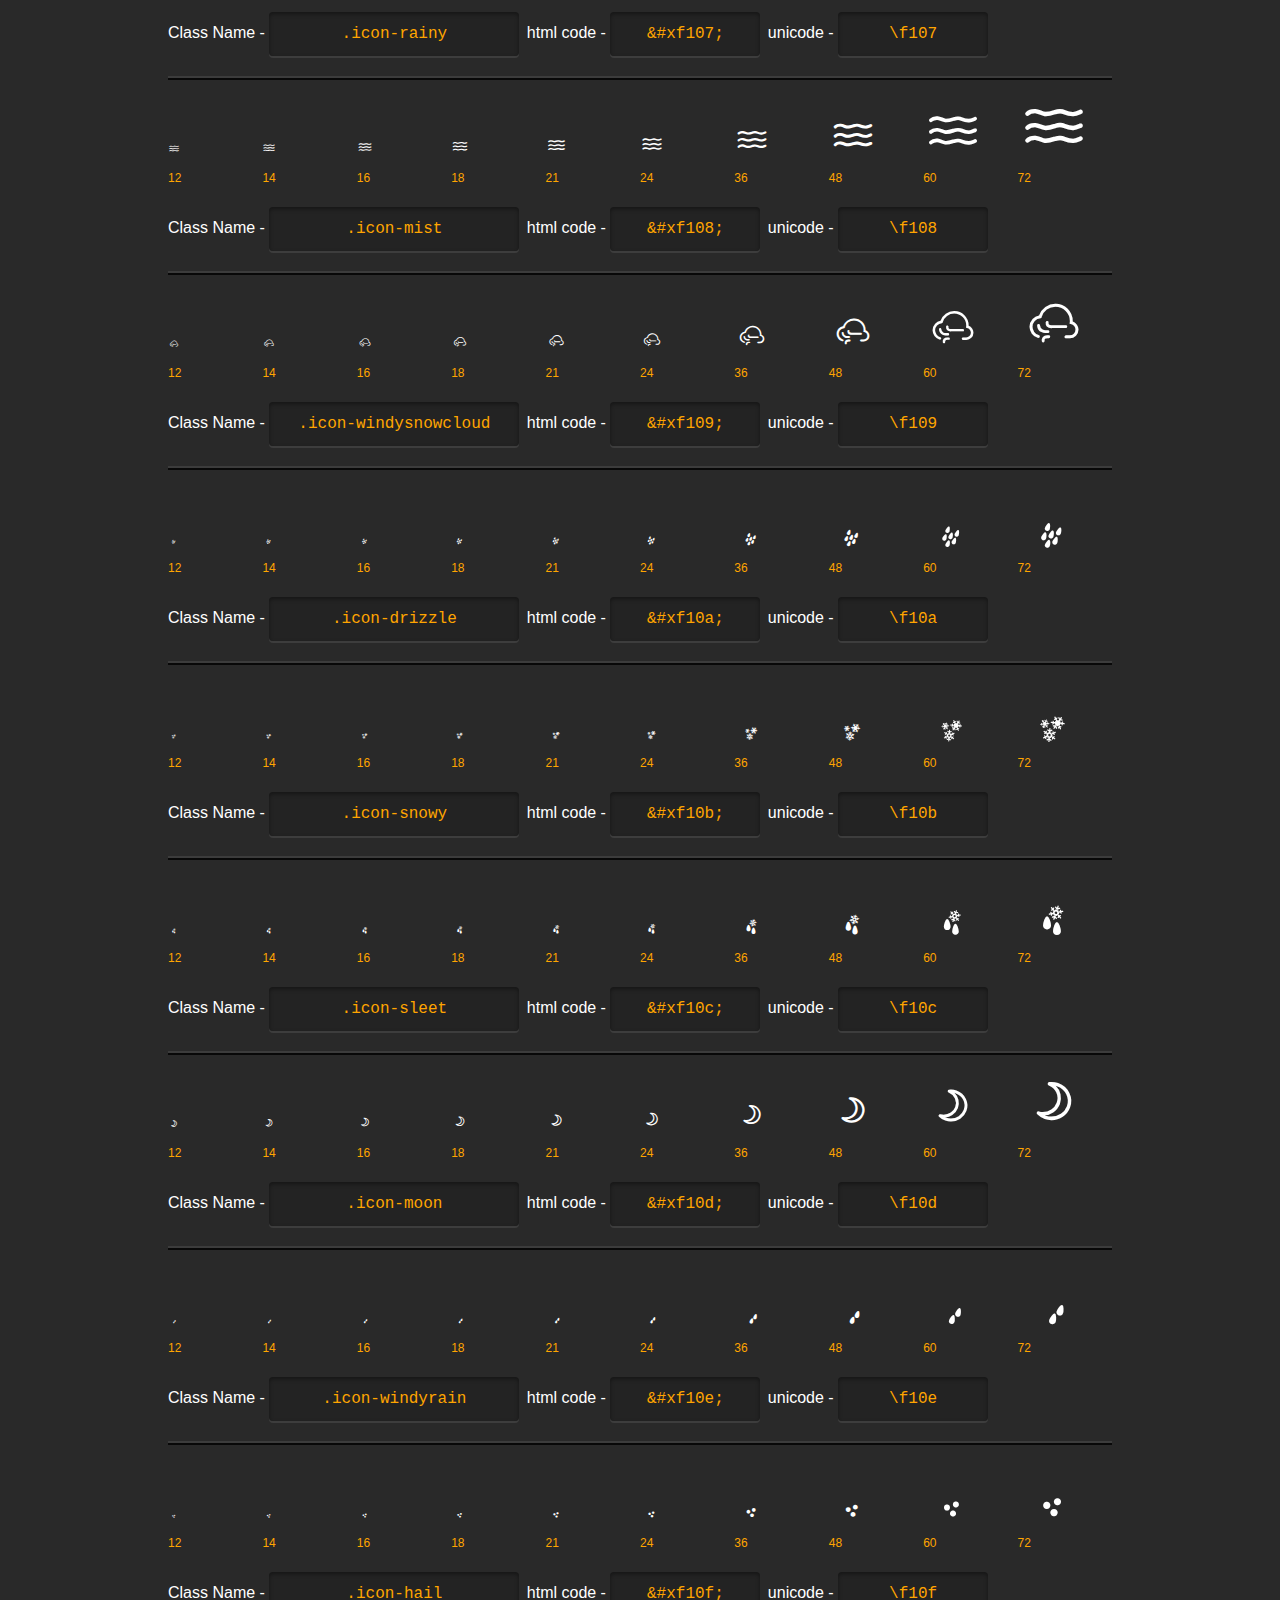
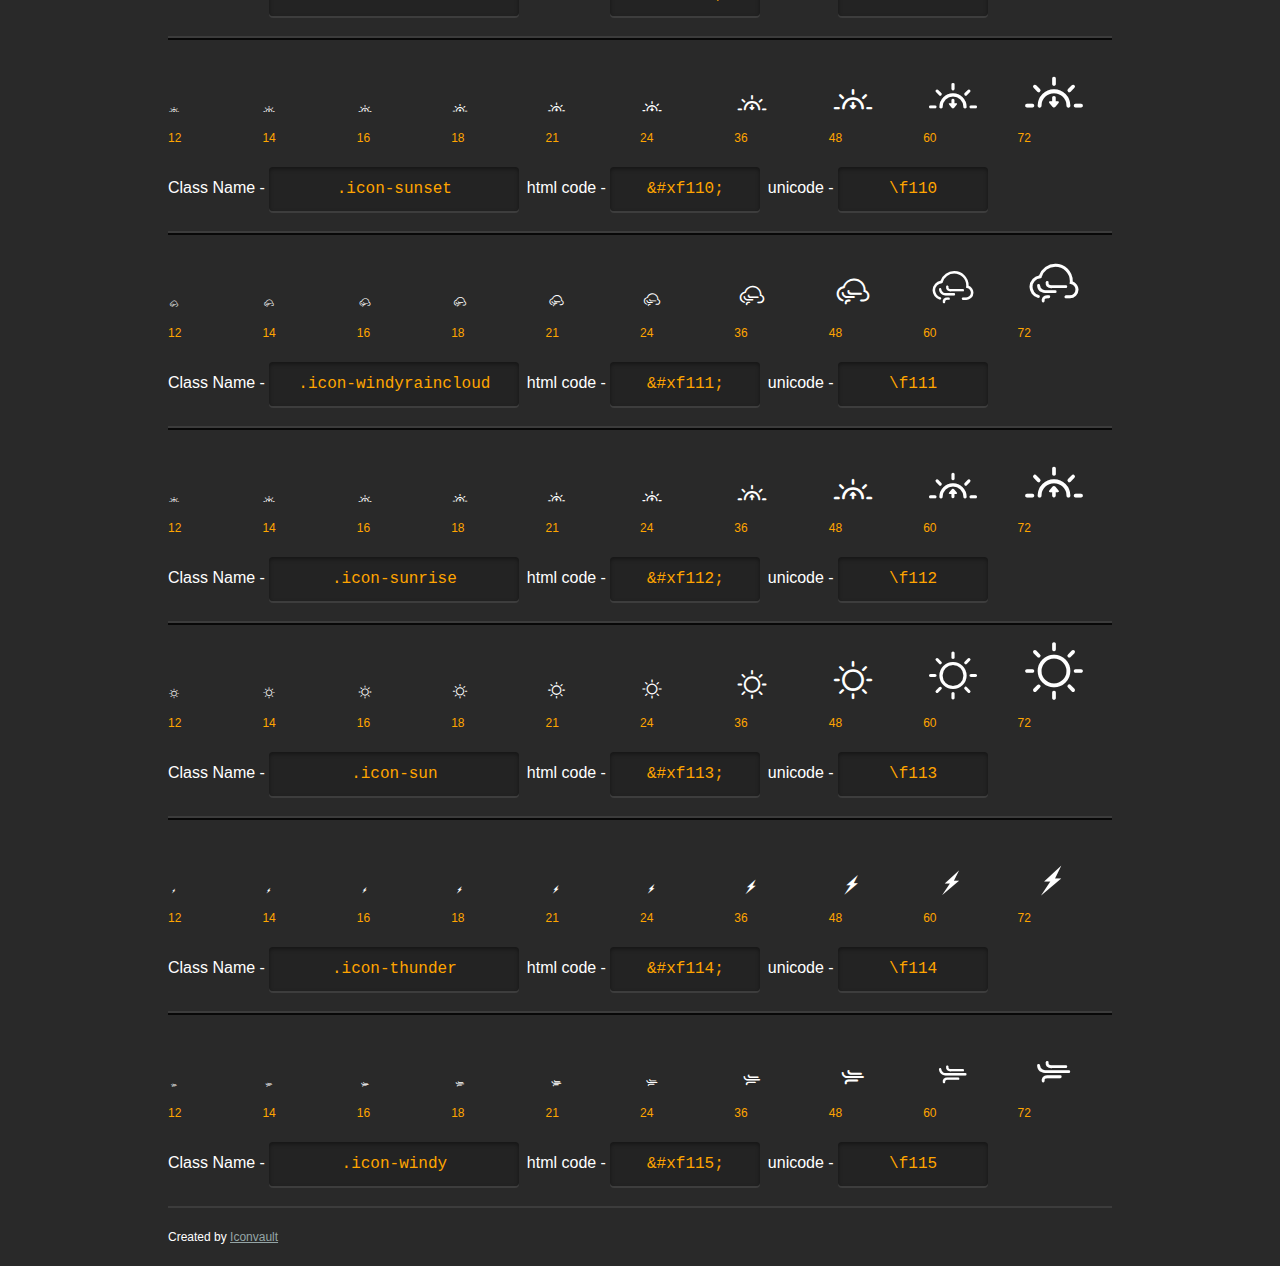
<file: forecastfont/iconvault-preview.html>
<!DOCTYPE html>
<html>
  <head>
    <title>iconvault glyphs preview</title>
    <link rel="stylesheet" href="iconvault-preview.css" />
    <!--[if lte IE 7]><link rel="stylesheet" href="iconvault-preview-ie7.css" /><![endif]-->

<style>
      * {
        -moz-box-sizing: border-box;
        -webkit-box-sizing: border-box;
        box-sizing: border-box;
        margin: 0;
        padding: 0;
      }

      body {
        background: #292929;
        color: #fff;
        font: 16px/1.5 "Helvetica Neue", Helvetica, Arial, sans-serif;
      }

      a,
      a:visited {
        color: rgb(149, 165, 166);
        text-decoration: underline;
      }
      a:hover,
      a:focus { color: rgb(211, 84, 0); }

      h1 {

        color: rgb(255, 165, 0);
        font-size: 36px;
        font-weight: 300;
        padding: 20px 0;
      }

      .container {
        margin: 0 auto;
        min-width: 880px;
        padding: 0 40px;
        width: 80%;
      }

      .glyph {
        border-top: 2px solid rgba(0, 0, 0, 0.8);
        border-bottom: 2px solid rgba(204, 204, 204, 0.12);
        padding: 10px 0 20px;

      }

      .preview-glyphs { vertical-align: bottom; }

      .preview-scale {
        color: rgb(255, 165, 0);
        font-size: 12px;
        margin-top: 5px;
      }

      .step {
        display: inline-block;
        line-height: 1;
        width: 10%;
      }


      .size-12 { font-size: 12px; }

      .size-14 { font-size: 14px; }

      .size-16 { font-size: 16px; }

      .size-18 { font-size: 18px; }

      .size-21 { font-size: 21px; }

      .size-24 { font-size: 24px; }

      .size-36 { font-size: 36px; }

      .size-48 { font-size: 48px; }

      .size-60 { font-size: 60px; }

      .size-72 { font-size: 72px; }


      .usage { margin-top: 20px; }

      .usage input {
        font-family: monospace;
        font-size:1em;
        margin-right: 3px;
        padding: 2px 5px;
        text-align: center;
        border: 0;
        outline: 0;
        height:44px;

        color: rgb(255, 165, 0);
		border-top-left-radius: 4px;
		border-bottom-left-radius: 4px;
		border-top-right-radius: 4px;
		border-bottom-right-radius: 4px;
		background: rgba(27,27,27,0.4);
		border-color: #0C0C0C #252525 #2e2e2e;
		-webkit-box-shadow: 0 2px 0 rgba(204, 204, 204, 0.12), inset 0 2px 4px rgba(0,0,0,0.4);
		-moz-box-shadow: 0 2px 0 rgba(204, 204, 204, 0.12), inset 0 2px 4px rgba(0,0,0,0.4);
		box-shadow: 0 2px 0 rgba(204, 204, 204, 0.12), inset 0 2px 4px rgba(0,0,0,0.4);	}

      .usage .point { width: 150px; }

      .usage .class { width: 250px; }

      .footer {
        color: #rgb(255, 165, 0);
        font-size: 12px;
        padding: 20px 0;
      }
    </style>

    <!--[if lte IE 8]><script src="http://html5shiv.googlecode.com/svn/trunk/html5.js"></script><![endif]-->
  </head>

  <body>
    <div class="container">
      <h1>ForecastFont contains 22 glyphs:</h1>

      
      <div class="glyph">
        <div class="preview-glyphs">
          <i class="step icon-night size-12"></i><i class="step icon-night size-14"></i><i class="step icon-night size-16"></i><i class="step icon-night size-18"></i><i class="step icon-night size-21"></i><i class="step icon-night size-24"></i><i class="step icon-night size-36"></i><i class="step icon-night size-48"></i><i class="step icon-night size-60"></i><i class="step icon-night size-72"></i>
        </div>
        <div class="preview-scale">
          <span class="step">12</span><span class="step">14</span><span class="step">16</span><span class="step">18</span><span class="step">21</span><span class="step">24</span><span class="step">36</span><span class="step">48</span><span class="step">60</span><span class="step">72</span>
        </div>
        <div class="usage">
        Class Name - 
          <input class="class" type="text" readonly="readonly" onClick="this.select();" value=".icon-night" />
        html code -
          <input class="point" type="text" readonly="readonly" onClick="this.select();" value="&amp;#xf100;" />
        unicode - 
          <input class="point" type="text" readonly="readonly" onClick="this.select();" value="\f100" />
        </div>
      </div>
      
      <div class="glyph">
        <div class="preview-glyphs">
          <i class="step icon-sunny size-12"></i><i class="step icon-sunny size-14"></i><i class="step icon-sunny size-16"></i><i class="step icon-sunny size-18"></i><i class="step icon-sunny size-21"></i><i class="step icon-sunny size-24"></i><i class="step icon-sunny size-36"></i><i class="step icon-sunny size-48"></i><i class="step icon-sunny size-60"></i><i class="step icon-sunny size-72"></i>
        </div>
        <div class="preview-scale">
          <span class="step">12</span><span class="step">14</span><span class="step">16</span><span class="step">18</span><span class="step">21</span><span class="step">24</span><span class="step">36</span><span class="step">48</span><span class="step">60</span><span class="step">72</span>
        </div>
        <div class="usage">
        Class Name -
          <input class="class" type="text" readonly="readonly" onClick="this.select();" value=".icon-sunny" />
          html code - 
          <input class="point" type="text" readonly="readonly" onClick="this.select();" value="&amp;#xf101;" />
          unicode - 
          <input class="point" type="text" readonly="readonly" onClick="this.select();" value="\f101" />
        </div>
      </div>
      
      <div class="glyph">
        <div class="preview-glyphs">
          <i class="step icon-frosty size-12"></i><i class="step icon-frosty size-14"></i><i class="step icon-frosty size-16"></i><i class="step icon-frosty size-18"></i><i class="step icon-frosty size-21"></i><i class="step icon-frosty size-24"></i><i class="step icon-frosty size-36"></i><i class="step icon-frosty size-48"></i><i class="step icon-frosty size-60"></i><i class="step icon-frosty size-72"></i>
        </div>
        <div class="preview-scale">
          <span class="step">12</span><span class="step">14</span><span class="step">16</span><span class="step">18</span><span class="step">21</span><span class="step">24</span><span class="step">36</span><span class="step">48</span><span class="step">60</span><span class="step">72</span>
        </div>
        <div class="usage">
        Class Name -
          <input class="class" type="text" readonly="readonly" onClick="this.select();" value=".icon-frosty" />
          html code - 
          <input class="point" type="text" readonly="readonly" onClick="this.select();" value="&amp;#xf102;" />
          unicode - 
          <input class="point" type="text" readonly="readonly" onClick="this.select();" value="\f102" />
        </div>
      </div>
      
      <div class="glyph">
        <div class="preview-glyphs">
          <i class="step icon-windysnow size-12"></i><i class="step icon-windysnow size-14"></i><i class="step icon-windysnow size-16"></i><i class="step icon-windysnow size-18"></i><i class="step icon-windysnow size-21"></i><i class="step icon-windysnow size-24"></i><i class="step icon-windysnow size-36"></i><i class="step icon-windysnow size-48"></i><i class="step icon-windysnow size-60"></i><i class="step icon-windysnow size-72"></i>
        </div>
        <div class="preview-scale">
          <span class="step">12</span><span class="step">14</span><span class="step">16</span><span class="step">18</span><span class="step">21</span><span class="step">24</span><span class="step">36</span><span class="step">48</span><span class="step">60</span><span class="step">72</span>
        </div>
        <div class="usage">
        Class Name -
          <input class="class" type="text" readonly="readonly" onClick="this.select();" value=".icon-windysnow" />
          html code - 
          <input class="point" type="text" readonly="readonly" onClick="this.select();" value="&amp;#xf103;" />
          unicode - 
          <input class="point" type="text" readonly="readonly" onClick="this.select();" value="\f103" />
        </div>
      </div>
      
      <div class="glyph">
        <div class="preview-glyphs">
          <i class="step icon-showers size-12"></i><i class="step icon-showers size-14"></i><i class="step icon-showers size-16"></i><i class="step icon-showers size-18"></i><i class="step icon-showers size-21"></i><i class="step icon-showers size-24"></i><i class="step icon-showers size-36"></i><i class="step icon-showers size-48"></i><i class="step icon-showers size-60"></i><i class="step icon-showers size-72"></i>
        </div>
        <div class="preview-scale">
          <span class="step">12</span><span class="step">14</span><span class="step">16</span><span class="step">18</span><span class="step">21</span><span class="step">24</span><span class="step">36</span><span class="step">48</span><span class="step">60</span><span class="step">72</span>
        </div>
        <div class="usage">
        Class Name -
          <input class="class" type="text" readonly="readonly" onClick="this.select();" value=".icon-showers" />
          html code - 
          <input class="point" type="text" readonly="readonly" onClick="this.select();" value="&amp;#xf104;" />
          unicode - 
          <input class="point" type="text" readonly="readonly" onClick="this.select();" value="\f104" />
        </div>
      </div>
      
      <div class="glyph">
      Class Name -
        <div class="preview-glyphs">
          <i class="step icon-basecloud size-12"></i><i class="step icon-basecloud size-14"></i><i class="step icon-basecloud size-16"></i><i class="step icon-basecloud size-18"></i><i class="step icon-basecloud size-21"></i><i class="step icon-basecloud size-24"></i><i class="step icon-basecloud size-36"></i><i class="step icon-basecloud size-48"></i><i class="step icon-basecloud size-60"></i><i class="step icon-basecloud size-72"></i>
        </div>
        <div class="preview-scale">
          <span class="step">12</span><span class="step">14</span><span class="step">16</span><span class="step">18</span><span class="step">21</span><span class="step">24</span><span class="step">36</span><span class="step">48</span><span class="step">60</span><span class="step">72</span>
        </div>
        <div class="usage">
        Class Name -
          <input class="class" type="text" readonly="readonly" onClick="this.select();" value=".icon-basecloud" />
          html code - 
          <input class="point" type="text" readonly="readonly" onClick="this.select();" value="&amp;#xf105;" />
          unicode - 
          <input class="point" type="text" readonly="readonly" onClick="this.select();" value="\f105" />
        </div>
      </div>
      
      <div class="glyph">
        <div class="preview-glyphs">
          <i class="step icon-cloud size-12"></i><i class="step icon-cloud size-14"></i><i class="step icon-cloud size-16"></i><i class="step icon-cloud size-18"></i><i class="step icon-cloud size-21"></i><i class="step icon-cloud size-24"></i><i class="step icon-cloud size-36"></i><i class="step icon-cloud size-48"></i><i class="step icon-cloud size-60"></i><i class="step icon-cloud size-72"></i>
        </div>
        <div class="preview-scale">
          <span class="step">12</span><span class="step">14</span><span class="step">16</span><span class="step">18</span><span class="step">21</span><span class="step">24</span><span class="step">36</span><span class="step">48</span><span class="step">60</span><span class="step">72</span>
        </div>
        <div class="usage">
        Class Name -
          <input class="class" type="text" readonly="readonly" onClick="this.select();" value=".icon-cloud" />
          html code - 
          <input class="point" type="text" readonly="readonly" onClick="this.select();" value="&amp;#xf106;" />
          unicode - 
          <input class="point" type="text" readonly="readonly" onClick="this.select();" value="\f106" />
        </div>
      </div>
      
      <div class="glyph">
        <div class="preview-glyphs">
          <i class="step icon-rainy size-12"></i><i class="step icon-rainy size-14"></i><i class="step icon-rainy size-16"></i><i class="step icon-rainy size-18"></i><i class="step icon-rainy size-21"></i><i class="step icon-rainy size-24"></i><i class="step icon-rainy size-36"></i><i class="step icon-rainy size-48"></i><i class="step icon-rainy size-60"></i><i class="step icon-rainy size-72"></i>
        </div>
        <div class="preview-scale">
          <span class="step">12</span><span class="step">14</span><span class="step">16</span><span class="step">18</span><span class="step">21</span><span class="step">24</span><span class="step">36</span><span class="step">48</span><span class="step">60</span><span class="step">72</span>
        </div>
        <div class="usage">
        Class Name -
          <input class="class" type="text" readonly="readonly" onClick="this.select();" value=".icon-rainy" />
          html code - 
          <input class="point" type="text" readonly="readonly" onClick="this.select();" value="&amp;#xf107;" />
          unicode - 
          <input class="point" type="text" readonly="readonly" onClick="this.select();" value="\f107" />
        </div>
      </div>
      
      <div class="glyph">
        <div class="preview-glyphs">
          <i class="step icon-mist size-12"></i><i class="step icon-mist size-14"></i><i class="step icon-mist size-16"></i><i class="step icon-mist size-18"></i><i class="step icon-mist size-21"></i><i class="step icon-mist size-24"></i><i class="step icon-mist size-36"></i><i class="step icon-mist size-48"></i><i class="step icon-mist size-60"></i><i class="step icon-mist size-72"></i>
        </div>
        <div class="preview-scale">
          <span class="step">12</span><span class="step">14</span><span class="step">16</span><span class="step">18</span><span class="step">21</span><span class="step">24</span><span class="step">36</span><span class="step">48</span><span class="step">60</span><span class="step">72</span>
        </div>
        <div class="usage">
        Class Name -
          <input class="class" type="text" readonly="readonly" onClick="this.select();" value=".icon-mist" />
          html code - 
          <input class="point" type="text" readonly="readonly" onClick="this.select();" value="&amp;#xf108;" />
          unicode - 
          <input class="point" type="text" readonly="readonly" onClick="this.select();" value="\f108" />
        </div>
      </div>
      
      <div class="glyph">
        <div class="preview-glyphs">
          <i class="step icon-windysnowcloud size-12"></i><i class="step icon-windysnowcloud size-14"></i><i class="step icon-windysnowcloud size-16"></i><i class="step icon-windysnowcloud size-18"></i><i class="step icon-windysnowcloud size-21"></i><i class="step icon-windysnowcloud size-24"></i><i class="step icon-windysnowcloud size-36"></i><i class="step icon-windysnowcloud size-48"></i><i class="step icon-windysnowcloud size-60"></i><i class="step icon-windysnowcloud size-72"></i>
        </div>
        <div class="preview-scale">
          <span class="step">12</span><span class="step">14</span><span class="step">16</span><span class="step">18</span><span class="step">21</span><span class="step">24</span><span class="step">36</span><span class="step">48</span><span class="step">60</span><span class="step">72</span>
        </div>
        <div class="usage">
        Class Name -
          <input class="class" type="text" readonly="readonly" onClick="this.select();" value=".icon-windysnowcloud" />
          html code - 
          <input class="point" type="text" readonly="readonly" onClick="this.select();" value="&amp;#xf109;" />
          unicode - 
          <input class="point" type="text" readonly="readonly" onClick="this.select();" value="\f109" />
        </div>
      </div>
      
      <div class="glyph">
        <div class="preview-glyphs">
          <i class="step icon-drizzle size-12"></i><i class="step icon-drizzle size-14"></i><i class="step icon-drizzle size-16"></i><i class="step icon-drizzle size-18"></i><i class="step icon-drizzle size-21"></i><i class="step icon-drizzle size-24"></i><i class="step icon-drizzle size-36"></i><i class="step icon-drizzle size-48"></i><i class="step icon-drizzle size-60"></i><i class="step icon-drizzle size-72"></i>
        </div>
        <div class="preview-scale">
          <span class="step">12</span><span class="step">14</span><span class="step">16</span><span class="step">18</span><span class="step">21</span><span class="step">24</span><span class="step">36</span><span class="step">48</span><span class="step">60</span><span class="step">72</span>
        </div>
        <div class="usage">
        Class Name -
          <input class="class" type="text" readonly="readonly" onClick="this.select();" value=".icon-drizzle" />
          html code - 
          <input class="point" type="text" readonly="readonly" onClick="this.select();" value="&amp;#xf10a;" />
          unicode - 
          <input class="point" type="text" readonly="readonly" onClick="this.select();" value="\f10a" />
        </div>
      </div>
      
      <div class="glyph">
        <div class="preview-glyphs">
          <i class="step icon-snowy size-12"></i><i class="step icon-snowy size-14"></i><i class="step icon-snowy size-16"></i><i class="step icon-snowy size-18"></i><i class="step icon-snowy size-21"></i><i class="step icon-snowy size-24"></i><i class="step icon-snowy size-36"></i><i class="step icon-snowy size-48"></i><i class="step icon-snowy size-60"></i><i class="step icon-snowy size-72"></i>
        </div>
        <div class="preview-scale">
          <span class="step">12</span><span class="step">14</span><span class="step">16</span><span class="step">18</span><span class="step">21</span><span class="step">24</span><span class="step">36</span><span class="step">48</span><span class="step">60</span><span class="step">72</span>
        </div>
        <div class="usage">
        Class Name -
          <input class="class" type="text" readonly="readonly" onClick="this.select();" value=".icon-snowy" />
          html code - 
          <input class="point" type="text" readonly="readonly" onClick="this.select();" value="&amp;#xf10b;" />
          unicode - 
          <input class="point" type="text" readonly="readonly" onClick="this.select();" value="\f10b" />
        </div>
      </div>
      
      <div class="glyph">
        <div class="preview-glyphs">
          <i class="step icon-sleet size-12"></i><i class="step icon-sleet size-14"></i><i class="step icon-sleet size-16"></i><i class="step icon-sleet size-18"></i><i class="step icon-sleet size-21"></i><i class="step icon-sleet size-24"></i><i class="step icon-sleet size-36"></i><i class="step icon-sleet size-48"></i><i class="step icon-sleet size-60"></i><i class="step icon-sleet size-72"></i>
        </div>
        <div class="preview-scale">
          <span class="step">12</span><span class="step">14</span><span class="step">16</span><span class="step">18</span><span class="step">21</span><span class="step">24</span><span class="step">36</span><span class="step">48</span><span class="step">60</span><span class="step">72</span>
        </div>
        <div class="usage">
        Class Name -
          <input class="class" type="text" readonly="readonly" onClick="this.select();" value=".icon-sleet" />
          html code - 
          <input class="point" type="text" readonly="readonly" onClick="this.select();" value="&amp;#xf10c;" />
          unicode - 
          <input class="point" type="text" readonly="readonly" onClick="this.select();" value="\f10c" />
        </div>
      </div>
      
      <div class="glyph">
        <div class="preview-glyphs">
          <i class="step icon-moon size-12"></i><i class="step icon-moon size-14"></i><i class="step icon-moon size-16"></i><i class="step icon-moon size-18"></i><i class="step icon-moon size-21"></i><i class="step icon-moon size-24"></i><i class="step icon-moon size-36"></i><i class="step icon-moon size-48"></i><i class="step icon-moon size-60"></i><i class="step icon-moon size-72"></i>
        </div>
        <div class="preview-scale">
          <span class="step">12</span><span class="step">14</span><span class="step">16</span><span class="step">18</span><span class="step">21</span><span class="step">24</span><span class="step">36</span><span class="step">48</span><span class="step">60</span><span class="step">72</span>
        </div>
        <div class="usage">
        Class Name -
          <input class="class" type="text" readonly="readonly" onClick="this.select();" value=".icon-moon" />
          html code - 
          <input class="point" type="text" readonly="readonly" onClick="this.select();" value="&amp;#xf10d;" />
          unicode - 
          <input class="point" type="text" readonly="readonly" onClick="this.select();" value="\f10d" />
        </div>
      </div>
      
      <div class="glyph">
        <div class="preview-glyphs">
          <i class="step icon-windyrain size-12"></i><i class="step icon-windyrain size-14"></i><i class="step icon-windyrain size-16"></i><i class="step icon-windyrain size-18"></i><i class="step icon-windyrain size-21"></i><i class="step icon-windyrain size-24"></i><i class="step icon-windyrain size-36"></i><i class="step icon-windyrain size-48"></i><i class="step icon-windyrain size-60"></i><i class="step icon-windyrain size-72"></i>
        </div>
        <div class="preview-scale">
          <span class="step">12</span><span class="step">14</span><span class="step">16</span><span class="step">18</span><span class="step">21</span><span class="step">24</span><span class="step">36</span><span class="step">48</span><span class="step">60</span><span class="step">72</span>
        </div>
        <div class="usage">
        Class Name -
          <input class="class" type="text" readonly="readonly" onClick="this.select();" value=".icon-windyrain" />
          html code - 
          <input class="point" type="text" readonly="readonly" onClick="this.select();" value="&amp;#xf10e;" />
          unicode - 
          <input class="point" type="text" readonly="readonly" onClick="this.select();" value="\f10e" />
        </div>
      </div>
      
      <div class="glyph">
        <div class="preview-glyphs">
          <i class="step icon-hail size-12"></i><i class="step icon-hail size-14"></i><i class="step icon-hail size-16"></i><i class="step icon-hail size-18"></i><i class="step icon-hail size-21"></i><i class="step icon-hail size-24"></i><i class="step icon-hail size-36"></i><i class="step icon-hail size-48"></i><i class="step icon-hail size-60"></i><i class="step icon-hail size-72"></i>
        </div>
        <div class="preview-scale">
          <span class="step">12</span><span class="step">14</span><span class="step">16</span><span class="step">18</span><span class="step">21</span><span class="step">24</span><span class="step">36</span><span class="step">48</span><span class="step">60</span><span class="step">72</span>
        </div>
        <div class="usage">
        Class Name -
          <input class="class" type="text" readonly="readonly" onClick="this.select();" value=".icon-hail" />
          html code - 
          <input class="point" type="text" readonly="readonly" onClick="this.select();" value="&amp;#xf10f;" />
          unicode - 
          <input class="point" type="text" readonly="readonly" onClick="this.select();" value="\f10f" />
        </div>
      </div>
      
      <div class="glyph">
        <div class="preview-glyphs">
          <i class="step icon-sunset size-12"></i><i class="step icon-sunset size-14"></i><i class="step icon-sunset size-16"></i><i class="step icon-sunset size-18"></i><i class="step icon-sunset size-21"></i><i class="step icon-sunset size-24"></i><i class="step icon-sunset size-36"></i><i class="step icon-sunset size-48"></i><i class="step icon-sunset size-60"></i><i class="step icon-sunset size-72"></i>
        </div>
        <div class="preview-scale">
          <span class="step">12</span><span class="step">14</span><span class="step">16</span><span class="step">18</span><span class="step">21</span><span class="step">24</span><span class="step">36</span><span class="step">48</span><span class="step">60</span><span class="step">72</span>
        </div>
        <div class="usage">
        Class Name -
          <input class="class" type="text" readonly="readonly" onClick="this.select();" value=".icon-sunset" />
          html code - 
          <input class="point" type="text" readonly="readonly" onClick="this.select();" value="&amp;#xf110;" />
          unicode - 
          <input class="point" type="text" readonly="readonly" onClick="this.select();" value="\f110" />
        </div>
      </div>
      
      <div class="glyph">
        <div class="preview-glyphs">
          <i class="step icon-windyraincloud size-12"></i><i class="step icon-windyraincloud size-14"></i><i class="step icon-windyraincloud size-16"></i><i class="step icon-windyraincloud size-18"></i><i class="step icon-windyraincloud size-21"></i><i class="step icon-windyraincloud size-24"></i><i class="step icon-windyraincloud size-36"></i><i class="step icon-windyraincloud size-48"></i><i class="step icon-windyraincloud size-60"></i><i class="step icon-windyraincloud size-72"></i>
        </div>
        <div class="preview-scale">
          <span class="step">12</span><span class="step">14</span><span class="step">16</span><span class="step">18</span><span class="step">21</span><span class="step">24</span><span class="step">36</span><span class="step">48</span><span class="step">60</span><span class="step">72</span>
        </div>
        <div class="usage">
        Class Name -
          <input class="class" type="text" readonly="readonly" onClick="this.select();" value=".icon-windyraincloud" />
          html code - 
          <input class="point" type="text" readonly="readonly" onClick="this.select();" value="&amp;#xf111;" />
          unicode - 
          <input class="point" type="text" readonly="readonly" onClick="this.select();" value="\f111" />
        </div>
      </div>
      
      <div class="glyph">
        <div class="preview-glyphs">
          <i class="step icon-sunrise size-12"></i><i class="step icon-sunrise size-14"></i><i class="step icon-sunrise size-16"></i><i class="step icon-sunrise size-18"></i><i class="step icon-sunrise size-21"></i><i class="step icon-sunrise size-24"></i><i class="step icon-sunrise size-36"></i><i class="step icon-sunrise size-48"></i><i class="step icon-sunrise size-60"></i><i class="step icon-sunrise size-72"></i>
        </div>
        <div class="preview-scale">
          <span class="step">12</span><span class="step">14</span><span class="step">16</span><span class="step">18</span><span class="step">21</span><span class="step">24</span><span class="step">36</span><span class="step">48</span><span class="step">60</span><span class="step">72</span>
        </div>
        <div class="usage">
        Class Name -
          <input class="class" type="text" readonly="readonly" onClick="this.select();" value=".icon-sunrise" />
          html code - 
          <input class="point" type="text" readonly="readonly" onClick="this.select();" value="&amp;#xf112;" />
          unicode - 
          <input class="point" type="text" readonly="readonly" onClick="this.select();" value="\f112" />
        </div>
      </div>
      
      <div class="glyph">
        <div class="preview-glyphs">
          <i class="step icon-sun size-12"></i><i class="step icon-sun size-14"></i><i class="step icon-sun size-16"></i><i class="step icon-sun size-18"></i><i class="step icon-sun size-21"></i><i class="step icon-sun size-24"></i><i class="step icon-sun size-36"></i><i class="step icon-sun size-48"></i><i class="step icon-sun size-60"></i><i class="step icon-sun size-72"></i>
        </div>
        <div class="preview-scale">
          <span class="step">12</span><span class="step">14</span><span class="step">16</span><span class="step">18</span><span class="step">21</span><span class="step">24</span><span class="step">36</span><span class="step">48</span><span class="step">60</span><span class="step">72</span>
        </div>
        <div class="usage">
        Class Name -
          <input class="class" type="text" readonly="readonly" onClick="this.select();" value=".icon-sun" />
          html code - 
          <input class="point" type="text" readonly="readonly" onClick="this.select();" value="&amp;#xf113;" />
          unicode - 
          <input class="point" type="text" readonly="readonly" onClick="this.select();" value="\f113" />
        </div>
      </div>
      
      <div class="glyph">
        <div class="preview-glyphs">
          <i class="step icon-thunder size-12"></i><i class="step icon-thunder size-14"></i><i class="step icon-thunder size-16"></i><i class="step icon-thunder size-18"></i><i class="step icon-thunder size-21"></i><i class="step icon-thunder size-24"></i><i class="step icon-thunder size-36"></i><i class="step icon-thunder size-48"></i><i class="step icon-thunder size-60"></i><i class="step icon-thunder size-72"></i>
        </div>
        <div class="preview-scale">
          <span class="step">12</span><span class="step">14</span><span class="step">16</span><span class="step">18</span><span class="step">21</span><span class="step">24</span><span class="step">36</span><span class="step">48</span><span class="step">60</span><span class="step">72</span>
        </div>
        <div class="usage">
        Class Name -
          <input class="class" type="text" readonly="readonly" onClick="this.select();" value=".icon-thunder" />
          html code - 
          <input class="point" type="text" readonly="readonly" onClick="this.select();" value="&amp;#xf114;" />
          unicode - 
          <input class="point" type="text" readonly="readonly" onClick="this.select();" value="\f114" />
        </div>
      </div>
      
      <div class="glyph">
        <div class="preview-glyphs">
          <i class="step icon-windy size-12"></i><i class="step icon-windy size-14"></i><i class="step icon-windy size-16"></i><i class="step icon-windy size-18"></i><i class="step icon-windy size-21"></i><i class="step icon-windy size-24"></i><i class="step icon-windy size-36"></i><i class="step icon-windy size-48"></i><i class="step icon-windy size-60"></i><i class="step icon-windy size-72"></i>
        </div>
        <div class="preview-scale">
          <span class="step">12</span><span class="step">14</span><span class="step">16</span><span class="step">18</span><span class="step">21</span><span class="step">24</span><span class="step">36</span><span class="step">48</span><span class="step">60</span><span class="step">72</span>
        </div>
        <div class="usage">
        Class Name -
          <input class="class" type="text" readonly="readonly" onClick="this.select();" value=".icon-windy" />
          html code - 
          <input class="point" type="text" readonly="readonly" onClick="this.select();" value="&amp;#xf115;" />
          unicode - 
          <input class="point" type="text" readonly="readonly" onClick="this.select();" value="\f115" />
        </div>
      </div>
      

      <div class="footer">
        Created by <a href="http://iconvau.lt">Iconvault</a>
      </div>
    </div>
  </body>
</html>
</file>
<file: flag-icon-css-master/assets/docs.css>
body {
  font-weight: 300;
  -webkit-font-smoothing: antialiased;
}
h1,
h2,
h3,
h4,
h5,
h6 {
  font-weight: 300;
}
.flag-wrapper {
  width: 100%;
  display: inline-block;
  position: relative;
  box-shadow: 0 0 2px black;
  overflow: hidden;
  margin-bottom: 20px;
}
.flag-wrapper:after {
  padding-top: 75%;
  /* ratio */
  display: block;
  content: '';
}
.flag-wrapper .flag {
  position: absolute;
  top: 0;
  bottom: 0;
  right: 0;
  left: 0;
  width: 100%;
  height: 100%;
  background-size: cover;
}
.no-wrap {
  white-space: nowrap;
  margin-bottom: 8px;
  overflow: hidden;
}
.all-flags .flag-icon-background {
  cursor: pointer;
}
.jumbotron {
  position: relative;
  font-size: 16px;
  color: #fff;
  color: rgba(255, 255, 255, 0.75);
  text-align: center;
  border-radius: 0;
  padding-bottom: 80px;
  background: linear-gradient(to right, #0d6632, #f4c01a);
}
.jumbotron h1 {
  margin-bottom: 15px;
  font-weight: 300;
  letter-spacing: -1px;
  color: #fff;
}
.jumbotron iframe {
  width: 100px!important;
  height: 20px!important;
  border: none;
  overflow: hidden;
  margin: 2px;
}
.jumbotron p a,
.jumbotron .jumbotron-links a {
  font-weight: 500;
  color: #fff;
}
.jumbotron .jumbotron-links {
  margin-top: 15px;
  margin-bottom: 0;
  padding-left: 0;
  list-style: none;
  font-size: 14px;
}
.jumbotron .jumbotron-links li {
  display: inline;
}
.jumbotron .jumbotron-links li + li {
  margin-left: 20px;
}
.jumbotron .bottom {
  position: absolute;
  bottom: 0;
  left: 0;
  right: 0;
  padding: 18px;
  background-color: rgba(0, 0, 0, 0.2);
}
.btn-outline {
  margin-top: 15px;
  margin-bottom: 15px;
  padding: 18px 24px;
  font-size: inherit;
  font-weight: 500;
  color: #fff;
  /* redeclare to override the `.jumbotron a` */
  background-color: transparent;
  border-color: #fff;
  border-color: rgba(255, 255, 255, 0.5);
  transition: all 0.1s ease-in-out;
}
.btn-outline:hover,
.btn-outline:active {
  color: #0d6632;
  background-color: #fff;
  border-color: #fff;
}
.how-to {
  padding: 20px;
}
.how-to h2 {
  text-align: center;
}
.how-to li {
  font-size: 21px;
  line-height: 1.7;
  margin-top: 20px;
}
.how-to li p {
  font-size: 16px;
  color: #555;
}
.how-to code {
  font-size: 85%;
  word-wrap: break-word;
  white-space: normal;
}
footer {
  text-align: center;
  opacity: .8;
  padding: 50px;
  background: linear-gradient(to right, #f4c01a, #0d6632);
}
footer a {
  color: #fff;
}
footer a:hover {
  color: #fff;
}
.links {
  margin: 0;
  list-style: none;
  padding-left: 0;
}
.links li {
  display: inline;
  padding: 0 10px;
}
</file>
<file: flag-icon-css-master/css/flag-icon.css>
.flag-icon-background {
  background-size: contain;
  background-position: 50%;
  background-repeat: no-repeat;
}
.flag-icon {
  background-size: contain;
  background-position: 50%;
  background-repeat: no-repeat;
  position: relative;
  display: inline-block;
  width: 1.33333333em;
  line-height: 1em;
}
.flag-icon:before {
  content: "\00a0";
}
.flag-icon.flag-icon-squared {
  width: 1em;
}
.flag-icon-ad {
  background-image: url(../flags/4x3/ad.svg);
}
.flag-icon-ad.flag-icon-squared {
  background-image: url(../flags/1x1/ad.svg);
}
.flag-icon-ae {
  background-image: url(../flags/4x3/ae.svg);
}
.flag-icon-ae.flag-icon-squared {
  background-image: url(../flags/1x1/ae.svg);
}
.flag-icon-af {
  background-image: url(../flags/4x3/af.svg);
}
.flag-icon-af.flag-icon-squared {
  background-image: url(../flags/1x1/af.svg);
}
.flag-icon-ag {
  background-image: url(../flags/4x3/ag.svg);
}
.flag-icon-ag.flag-icon-squared {
  background-image: url(../flags/1x1/ag.svg);
}
.flag-icon-ai {
  background-image: url(../flags/4x3/ai.svg);
}
.flag-icon-ai.flag-icon-squared {
  background-image: url(../flags/1x1/ai.svg);
}
.flag-icon-al {
  background-image: url(../flags/4x3/al.svg);
}
.flag-icon-al.flag-icon-squared {
  background-image: url(../flags/1x1/al.svg);
}
.flag-icon-am {
  background-image: url(../flags/4x3/am.svg);
}
.flag-icon-am.flag-icon-squared {
  background-image: url(../flags/1x1/am.svg);
}
.flag-icon-ao {
  background-image: url(../flags/4x3/ao.svg);
}
.flag-icon-ao.flag-icon-squared {
  background-image: url(../flags/1x1/ao.svg);
}
.flag-icon-aq {
  background-image: url(../flags/4x3/aq.svg);
}
.flag-icon-aq.flag-icon-squared {
  background-image: url(../flags/1x1/aq.svg);
}
.flag-icon-ar {
  background-image: url(../flags/4x3/ar.svg);
}
.flag-icon-ar.flag-icon-squared {
  background-image: url(../flags/1x1/ar.svg);
}
.flag-icon-as {
  background-image: url(../flags/4x3/as.svg);
}
.flag-icon-as.flag-icon-squared {
  background-image: url(../flags/1x1/as.svg);
}
.flag-icon-at {
  background-image: url(../flags/4x3/at.svg);
}
.flag-icon-at.flag-icon-squared {
  background-image: url(../flags/1x1/at.svg);
}
.flag-icon-au {
  background-image: url(../flags/4x3/au.svg);
}
.flag-icon-au.flag-icon-squared {
  background-image: url(../flags/1x1/au.svg);
}
.flag-icon-aw {
  background-image: url(../flags/4x3/aw.svg);
}
.flag-icon-aw.flag-icon-squared {
  background-image: url(../flags/1x1/aw.svg);
}
.flag-icon-ax {
  background-image: url(../flags/4x3/ax.svg);
}
.flag-icon-ax.flag-icon-squared {
  background-image: url(../flags/1x1/ax.svg);
}
.flag-icon-az {
  background-image: url(../flags/4x3/az.svg);
}
.flag-icon-az.flag-icon-squared {
  background-image: url(../flags/1x1/az.svg);
}
.flag-icon-ba {
  background-image: url(../flags/4x3/ba.svg);
}
.flag-icon-ba.flag-icon-squared {
  background-image: url(../flags/1x1/ba.svg);
}
.flag-icon-bb {
  background-image: url(../flags/4x3/bb.svg);
}
.flag-icon-bb.flag-icon-squared {
  background-image: url(../flags/1x1/bb.svg);
}
.flag-icon-bd {
  background-image: url(../flags/4x3/bd.svg);
}
.flag-icon-bd.flag-icon-squared {
  background-image: url(../flags/1x1/bd.svg);
}
.flag-icon-be {
  background-image: url(../flags/4x3/be.svg);
}
.flag-icon-be.flag-icon-squared {
  background-image: url(../flags/1x1/be.svg);
}
.flag-icon-bf {
  background-image: url(../flags/4x3/bf.svg);
}
.flag-icon-bf.flag-icon-squared {
  background-image: url(../flags/1x1/bf.svg);
}
.flag-icon-bg {
  background-image: url(../flags/4x3/bg.svg);
}
.flag-icon-bg.flag-icon-squared {
  background-image: url(../flags/1x1/bg.svg);
}
.flag-icon-bh {
  background-image: url(../flags/4x3/bh.svg);
}
.flag-icon-bh.flag-icon-squared {
  background-image: url(../flags/1x1/bh.svg);
}
.flag-icon-bi {
  background-image: url(../flags/4x3/bi.svg);
}
.flag-icon-bi.flag-icon-squared {
  background-image: url(../flags/1x1/bi.svg);
}
.flag-icon-bj {
  background-image: url(../flags/4x3/bj.svg);
}
.flag-icon-bj.flag-icon-squared {
  background-image: url(../flags/1x1/bj.svg);
}
.flag-icon-bl {
  background-image: url(../flags/4x3/bl.svg);
}
.flag-icon-bl.flag-icon-squared {
  background-image: url(../flags/1x1/bl.svg);
}
.flag-icon-bm {
  background-image: url(../flags/4x3/bm.svg);
}
.flag-icon-bm.flag-icon-squared {
  background-image: url(../flags/1x1/bm.svg);
}
.flag-icon-bn {
  background-image: url(../flags/4x3/bn.svg);
}
.flag-icon-bn.flag-icon-squared {
  background-image: url(../flags/1x1/bn.svg);
}
.flag-icon-bo {
  background-image: url(../flags/4x3/bo.svg);
}
.flag-icon-bo.flag-icon-squared {
  background-image: url(../flags/1x1/bo.svg);
}
.flag-icon-bq {
  background-image: url(../flags/4x3/bq.svg);
}
.flag-icon-bq.flag-icon-squared {
  background-image: url(../flags/1x1/bq.svg);
}
.flag-icon-br {
  background-image: url(../flags/4x3/br.svg);
}
.flag-icon-br.flag-icon-squared {
  background-image: url(../flags/1x1/br.svg);
}
.flag-icon-bs {
  background-image: url(../flags/4x3/bs.svg);
}
.flag-icon-bs.flag-icon-squared {
  background-image: url(../flags/1x1/bs.svg);
}
.flag-icon-bt {
  background-image: url(../flags/4x3/bt.svg);
}
.flag-icon-bt.flag-icon-squared {
  background-image: url(../flags/1x1/bt.svg);
}
.flag-icon-bv {
  background-image: url(../flags/4x3/bv.svg);
}
.flag-icon-bv.flag-icon-squared {
  background-image: url(../flags/1x1/bv.svg);
}
.flag-icon-bw {
  background-image: url(../flags/4x3/bw.svg);
}
.flag-icon-bw.flag-icon-squared {
  background-image: url(../flags/1x1/bw.svg);
}
.flag-icon-by {
  background-image: url(../flags/4x3/by.svg);
}
.flag-icon-by.flag-icon-squared {
  background-image: url(../flags/1x1/by.svg);
}
.flag-icon-bz {
  background-image: url(../flags/4x3/bz.svg);
}
.flag-icon-bz.flag-icon-squared {
  background-image: url(../flags/1x1/bz.svg);
}
.flag-icon-ca {
  background-image: url(../flags/4x3/ca.svg);
}
.flag-icon-ca.flag-icon-squared {
  background-image: url(../flags/1x1/ca.svg);
}
.flag-icon-cc {
  background-image: url(../flags/4x3/cc.svg);
}
.flag-icon-cc.flag-icon-squared {
  background-image: url(../flags/1x1/cc.svg);
}
.flag-icon-cd {
  background-image: url(../flags/4x3/cd.svg);
}
.flag-icon-cd.flag-icon-squared {
  background-image: url(../flags/1x1/cd.svg);
}
.flag-icon-cf {
  background-image: url(../flags/4x3/cf.svg);
}
.flag-icon-cf.flag-icon-squared {
  background-image: url(../flags/1x1/cf.svg);
}
.flag-icon-cg {
  background-image: url(../flags/4x3/cg.svg);
}
.flag-icon-cg.flag-icon-squared {
  background-image: url(../flags/1x1/cg.svg);
}
.flag-icon-ch {
  background-image: url(../flags/4x3/ch.svg);
}
.flag-icon-ch.flag-icon-squared {
  background-image: url(../flags/1x1/ch.svg);
}
.flag-icon-ci {
  background-image: url(../flags/4x3/ci.svg);
}
.flag-icon-ci.flag-icon-squared {
  background-image: url(../flags/1x1/ci.svg);
}
.flag-icon-ck {
  background-image: url(../flags/4x3/ck.svg);
}
.flag-icon-ck.flag-icon-squared {
  background-image: url(../flags/1x1/ck.svg);
}
.flag-icon-cl {
  background-image: url(../flags/4x3/cl.svg);
}
.flag-icon-cl.flag-icon-squared {
  background-image: url(../flags/1x1/cl.svg);
}
.flag-icon-cm {
  background-image: url(../flags/4x3/cm.svg);
}
.flag-icon-cm.flag-icon-squared {
  background-image: url(../flags/1x1/cm.svg);
}
.flag-icon-cn {
  background-image: url(../flags/4x3/cn.svg);
}
.flag-icon-cn.flag-icon-squared {
  background-image: url(../flags/1x1/cn.svg);
}
.flag-icon-co {
  background-image: url(../flags/4x3/co.svg);
}
.flag-icon-co.flag-icon-squared {
  background-image: url(../flags/1x1/co.svg);
}
.flag-icon-cr {
  background-image: url(../flags/4x3/cr.svg);
}
.flag-icon-cr.flag-icon-squared {
  background-image: url(../flags/1x1/cr.svg);
}
.flag-icon-cu {
  background-image: url(../flags/4x3/cu.svg);
}
.flag-icon-cu.flag-icon-squared {
  background-image: url(../flags/1x1/cu.svg);
}
.flag-icon-cv {
  background-image: url(../flags/4x3/cv.svg);
}
.flag-icon-cv.flag-icon-squared {
  background-image: url(../flags/1x1/cv.svg);
}
.flag-icon-cw {
  background-image: url(../flags/4x3/cw.svg);
}
.flag-icon-cw.flag-icon-squared {
  background-image: url(../flags/1x1/cw.svg);
}
.flag-icon-cx {
  background-image: url(../flags/4x3/cx.svg);
}
.flag-icon-cx.flag-icon-squared {
  background-image: url(../flags/1x1/cx.svg);
}
.flag-icon-cy {
  background-image: url(../flags/4x3/cy.svg);
}
.flag-icon-cy.flag-icon-squared {
  background-image: url(../flags/1x1/cy.svg);
}
.flag-icon-cz {
  background-image: url(../flags/4x3/cz.svg);
}
.flag-icon-cz.flag-icon-squared {
  background-image: url(../flags/1x1/cz.svg);
}
.flag-icon-de {
  background-image: url(../flags/4x3/de.svg);
}
.flag-icon-de.flag-icon-squared {
  background-image: url(../flags/1x1/de.svg);
}
.flag-icon-dj {
  background-image: url(../flags/4x3/dj.svg);
}
.flag-icon-dj.flag-icon-squared {
  background-image: url(../flags/1x1/dj.svg);
}
.flag-icon-dk {
  background-image: url(../flags/4x3/dk.svg);
}
.flag-icon-dk.flag-icon-squared {
  background-image: url(../flags/1x1/dk.svg);
}
.flag-icon-dm {
  background-image: url(../flags/4x3/dm.svg);
}
.flag-icon-dm.flag-icon-squared {
  background-image: url(../flags/1x1/dm.svg);
}
.flag-icon-do {
  background-image: url(../flags/4x3/do.svg);
}
.flag-icon-do.flag-icon-squared {
  background-image: url(../flags/1x1/do.svg);
}
.flag-icon-dz {
  background-image: url(../flags/4x3/dz.svg);
}
.flag-icon-dz.flag-icon-squared {
  background-image: url(../flags/1x1/dz.svg);
}
.flag-icon-ec {
  background-image: url(../flags/4x3/ec.svg);
}
.flag-icon-ec.flag-icon-squared {
  background-image: url(../flags/1x1/ec.svg);
}
.flag-icon-ee {
  background-image: url(../flags/4x3/ee.svg);
}
.flag-icon-ee.flag-icon-squared {
  background-image: url(../flags/1x1/ee.svg);
}
.flag-icon-eg {
  background-image: url(../flags/4x3/eg.svg);
}
.flag-icon-eg.flag-icon-squared {
  background-image: url(../flags/1x1/eg.svg);
}
.flag-icon-eh {
  background-image: url(../flags/4x3/eh.svg);
}
.flag-icon-eh.flag-icon-squared {
  background-image: url(../flags/1x1/eh.svg);
}
.flag-icon-er {
  background-image: url(../flags/4x3/er.svg);
}
.flag-icon-er.flag-icon-squared {
  background-image: url(../flags/1x1/er.svg);
}
.flag-icon-es {
  background-image: url(../flags/4x3/es.svg);
}
.flag-icon-es.flag-icon-squared {
  background-image: url(../flags/1x1/es.svg);
}
.flag-icon-et {
  background-image: url(../flags/4x3/et.svg);
}
.flag-icon-et.flag-icon-squared {
  background-image: url(../flags/1x1/et.svg);
}
.flag-icon-fi {
  background-image: url(../flags/4x3/fi.svg);
}
.flag-icon-fi.flag-icon-squared {
  background-image: url(../flags/1x1/fi.svg);
}
.flag-icon-fj {
  background-image: url(../flags/4x3/fj.svg);
}
.flag-icon-fj.flag-icon-squared {
  background-image: url(../flags/1x1/fj.svg);
}
.flag-icon-fk {
  background-image: url(../flags/4x3/fk.svg);
}
.flag-icon-fk.flag-icon-squared {
  background-image: url(../flags/1x1/fk.svg);
}
.flag-icon-fm {
  background-image: url(../flags/4x3/fm.svg);
}
.flag-icon-fm.flag-icon-squared {
  background-image: url(../flags/1x1/fm.svg);
}
.flag-icon-fo {
  background-image: url(../flags/4x3/fo.svg);
}
.flag-icon-fo.flag-icon-squared {
  background-image: url(../flags/1x1/fo.svg);
}
.flag-icon-fr {
  background-image: url(../flags/4x3/fr.svg);
}
.flag-icon-fr.flag-icon-squared {
  background-image: url(../flags/1x1/fr.svg);
}
.flag-icon-ga {
  background-image: url(../flags/4x3/ga.svg);
}
.flag-icon-ga.flag-icon-squared {
  background-image: url(../flags/1x1/ga.svg);
}
.flag-icon-gb {
  background-image: url(../flags/4x3/gb.svg);
}
.flag-icon-gb.flag-icon-squared {
  background-image: url(../flags/1x1/gb.svg);
}
.flag-icon-gd {
  background-image: url(../flags/4x3/gd.svg);
}
.flag-icon-gd.flag-icon-squared {
  background-image: url(../flags/1x1/gd.svg);
}
.flag-icon-ge {
  background-image: url(../flags/4x3/ge.svg);
}
.flag-icon-ge.flag-icon-squared {
  background-image: url(../flags/1x1/ge.svg);
}
.flag-icon-gf {
  background-image: url(../flags/4x3/gf.svg);
}
.flag-icon-gf.flag-icon-squared {
  background-image: url(../flags/1x1/gf.svg);
}
.flag-icon-gg {
  background-image: url(../flags/4x3/gg.svg);
}
.flag-icon-gg.flag-icon-squared {
  background-image: url(../flags/1x1/gg.svg);
}
.flag-icon-gh {
  background-image: url(../flags/4x3/gh.svg);
}
.flag-icon-gh.flag-icon-squared {
  background-image: url(../flags/1x1/gh.svg);
}
.flag-icon-gi {
  background-image: url(../flags/4x3/gi.svg);
}
.flag-icon-gi.flag-icon-squared {
  background-image: url(../flags/1x1/gi.svg);
}
.flag-icon-gl {
  background-image: url(../flags/4x3/gl.svg);
}
.flag-icon-gl.flag-icon-squared {
  background-image: url(../flags/1x1/gl.svg);
}
.flag-icon-gm {
  background-image: url(../flags/4x3/gm.svg);
}
.flag-icon-gm.flag-icon-squared {
  background-image: url(../flags/1x1/gm.svg);
}
.flag-icon-gn {
  background-image: url(../flags/4x3/gn.svg);
}
.flag-icon-gn.flag-icon-squared {
  background-image: url(../flags/1x1/gn.svg);
}
.flag-icon-gp {
  background-image: url(../flags/4x3/gp.svg);
}
.flag-icon-gp.flag-icon-squared {
  background-image: url(../flags/1x1/gp.svg);
}
.flag-icon-gq {
  background-image: url(../flags/4x3/gq.svg);
}
.flag-icon-gq.flag-icon-squared {
  background-image: url(../flags/1x1/gq.svg);
}
.flag-icon-gr {
  background-image: url(../flags/4x3/gr.svg);
}
.flag-icon-gr.flag-icon-squared {
  background-image: url(../flags/1x1/gr.svg);
}
.flag-icon-gs {
  background-image: url(../flags/4x3/gs.svg);
}
.flag-icon-gs.flag-icon-squared {
  background-image: url(../flags/1x1/gs.svg);
}
.flag-icon-gt {
  background-image: url(../flags/4x3/gt.svg);
}
.flag-icon-gt.flag-icon-squared {
  background-image: url(../flags/1x1/gt.svg);
}
.flag-icon-gu {
  background-image: url(../flags/4x3/gu.svg);
}
.flag-icon-gu.flag-icon-squared {
  background-image: url(../flags/1x1/gu.svg);
}
.flag-icon-gw {
  background-image: url(../flags/4x3/gw.svg);
}
.flag-icon-gw.flag-icon-squared {
  background-image: url(../flags/1x1/gw.svg);
}
.flag-icon-gy {
  background-image: url(../flags/4x3/gy.svg);
}
.flag-icon-gy.flag-icon-squared {
  background-image: url(../flags/1x1/gy.svg);
}
.flag-icon-hk {
  background-image: url(../flags/4x3/hk.svg);
}
.flag-icon-hk.flag-icon-squared {
  background-image: url(../flags/1x1/hk.svg);
}
.flag-icon-hm {
  background-image: url(../flags/4x3/hm.svg);
}
.flag-icon-hm.flag-icon-squared {
  background-image: url(../flags/1x1/hm.svg);
}
.flag-icon-hn {
  background-image: url(../flags/4x3/hn.svg);
}
.flag-icon-hn.flag-icon-squared {
  background-image: url(../flags/1x1/hn.svg);
}
.flag-icon-hr {
  background-image: url(../flags/4x3/hr.svg);
}
.flag-icon-hr.flag-icon-squared {
  background-image: url(../flags/1x1/hr.svg);
}
.flag-icon-ht {
  background-image: url(../flags/4x3/ht.svg);
}
.flag-icon-ht.flag-icon-squared {
  background-image: url(../flags/1x1/ht.svg);
}
.flag-icon-hu {
  background-image: url(../flags/4x3/hu.svg);
}
.flag-icon-hu.flag-icon-squared {
  background-image: url(../flags/1x1/hu.svg);
}
.flag-icon-id {
  background-image: url(../flags/4x3/id.svg);
}
.flag-icon-id.flag-icon-squared {
  background-image: url(../flags/1x1/id.svg);
}
.flag-icon-ie {
  background-image: url(../flags/4x3/ie.svg);
}
.flag-icon-ie.flag-icon-squared {
  background-image: url(../flags/1x1/ie.svg);
}
.flag-icon-il {
  background-image: url(../flags/4x3/il.svg);
}
.flag-icon-il.flag-icon-squared {
  background-image: url(../flags/1x1/il.svg);
}
.flag-icon-im {
  background-image: url(../flags/4x3/im.svg);
}
.flag-icon-im.flag-icon-squared {
  background-image: url(../flags/1x1/im.svg);
}
.flag-icon-in {
  background-image: url(../flags/4x3/in.svg);
}
.flag-icon-in.flag-icon-squared {
  background-image: url(../flags/1x1/in.svg);
}
.flag-icon-io {
  background-image: url(../flags/4x3/io.svg);
}
.flag-icon-io.flag-icon-squared {
  background-image: url(../flags/1x1/io.svg);
}
.flag-icon-iq {
  background-image: url(../flags/4x3/iq.svg);
}
.flag-icon-iq.flag-icon-squared {
  background-image: url(../flags/1x1/iq.svg);
}
.flag-icon-ir {
  background-image: url(../flags/4x3/ir.svg);
}
.flag-icon-ir.flag-icon-squared {
  background-image: url(../flags/1x1/ir.svg);
}
.flag-icon-is {
  background-image: url(../flags/4x3/is.svg);
}
.flag-icon-is.flag-icon-squared {
  background-image: url(../flags/1x1/is.svg);
}
.flag-icon-it {
  background-image: url(../flags/4x3/it.svg);
}
.flag-icon-it.flag-icon-squared {
  background-image: url(../flags/1x1/it.svg);
}
.flag-icon-je {
  background-image: url(../flags/4x3/je.svg);
}
.flag-icon-je.flag-icon-squared {
  background-image: url(../flags/1x1/je.svg);
}
.flag-icon-jm {
  background-image: url(../flags/4x3/jm.svg);
}
.flag-icon-jm.flag-icon-squared {
  background-image: url(../flags/1x1/jm.svg);
}
.flag-icon-jo {
  background-image: url(../flags/4x3/jo.svg);
}
.flag-icon-jo.flag-icon-squared {
  background-image: url(../flags/1x1/jo.svg);
}
.flag-icon-jp {
  background-image: url(../flags/4x3/jp.svg);
}
.flag-icon-jp.flag-icon-squared {
  background-image: url(../flags/1x1/jp.svg);
}
.flag-icon-ke {
  background-image: url(../flags/4x3/ke.svg);
}
.flag-icon-ke.flag-icon-squared {
  background-image: url(../flags/1x1/ke.svg);
}
.flag-icon-kg {
  background-image: url(../flags/4x3/kg.svg);
}
.flag-icon-kg.flag-icon-squared {
  background-image: url(../flags/1x1/kg.svg);
}
.flag-icon-kh {
  background-image: url(../flags/4x3/kh.svg);
}
.flag-icon-kh.flag-icon-squared {
  background-image: url(../flags/1x1/kh.svg);
}
.flag-icon-ki {
  background-image: url(../flags/4x3/ki.svg);
}
.flag-icon-ki.flag-icon-squared {
  background-image: url(../flags/1x1/ki.svg);
}
.flag-icon-km {
  background-image: url(../flags/4x3/km.svg);
}
.flag-icon-km.flag-icon-squared {
  background-image: url(../flags/1x1/km.svg);
}
.flag-icon-kn {
  background-image: url(../flags/4x3/kn.svg);
}
.flag-icon-kn.flag-icon-squared {
  background-image: url(../flags/1x1/kn.svg);
}
.flag-icon-kp {
  background-image: url(../flags/4x3/kp.svg);
}
.flag-icon-kp.flag-icon-squared {
  background-image: url(../flags/1x1/kp.svg);
}
.flag-icon-kr {
  background-image: url(../flags/4x3/kr.svg);
}
.flag-icon-kr.flag-icon-squared {
  background-image: url(../flags/1x1/kr.svg);
}
.flag-icon-kw {
  background-image: url(../flags/4x3/kw.svg);
}
.flag-icon-kw.flag-icon-squared {
  background-image: url(../flags/1x1/kw.svg);
}
.flag-icon-ky {
  background-image: url(../flags/4x3/ky.svg);
}
.flag-icon-ky.flag-icon-squared {
  background-image: url(../flags/1x1/ky.svg);
}
.flag-icon-kz {
  background-image: url(../flags/4x3/kz.svg);
}
.flag-icon-kz.flag-icon-squared {
  background-image: url(../flags/1x1/kz.svg);
}
.flag-icon-la {
  background-image: url(../flags/4x3/la.svg);
}
.flag-icon-la.flag-icon-squared {
  background-image: url(../flags/1x1/la.svg);
}
.flag-icon-lb {
  background-image: url(../flags/4x3/lb.svg);
}
.flag-icon-lb.flag-icon-squared {
  background-image: url(../flags/1x1/lb.svg);
}
.flag-icon-lc {
  background-image: url(../flags/4x3/lc.svg);
}
.flag-icon-lc.flag-icon-squared {
  background-image: url(../flags/1x1/lc.svg);
}
.flag-icon-li {
  background-image: url(../flags/4x3/li.svg);
}
.flag-icon-li.flag-icon-squared {
  background-image: url(../flags/1x1/li.svg);
}
.flag-icon-lk {
  background-image: url(../flags/4x3/lk.svg);
}
.flag-icon-lk.flag-icon-squared {
  background-image: url(../flags/1x1/lk.svg);
}
.flag-icon-lr {
  background-image: url(../flags/4x3/lr.svg);
}
.flag-icon-lr.flag-icon-squared {
  background-image: url(../flags/1x1/lr.svg);
}
.flag-icon-ls {
  background-image: url(../flags/4x3/ls.svg);
}
.flag-icon-ls.flag-icon-squared {
  background-image: url(../flags/1x1/ls.svg);
}
.flag-icon-lt {
  background-image: url(../flags/4x3/lt.svg);
}
.flag-icon-lt.flag-icon-squared {
  background-image: url(../flags/1x1/lt.svg);
}
.flag-icon-lu {
  background-image: url(../flags/4x3/lu.svg);
}
.flag-icon-lu.flag-icon-squared {
  background-image: url(../flags/1x1/lu.svg);
}
.flag-icon-lv {
  background-image: url(../flags/4x3/lv.svg);
}
.flag-icon-lv.flag-icon-squared {
  background-image: url(../flags/1x1/lv.svg);
}
.flag-icon-ly {
  background-image: url(../flags/4x3/ly.svg);
}
.flag-icon-ly.flag-icon-squared {
  background-image: url(../flags/1x1/ly.svg);
}
.flag-icon-ma {
  background-image: url(../flags/4x3/ma.svg);
}
.flag-icon-ma.flag-icon-squared {
  background-image: url(../flags/1x1/ma.svg);
}
.flag-icon-mc {
  background-image: url(../flags/4x3/mc.svg);
}
.flag-icon-mc.flag-icon-squared {
  background-image: url(../flags/1x1/mc.svg);
}
.flag-icon-md {
  background-image: url(../flags/4x3/md.svg);
}
.flag-icon-md.flag-icon-squared {
  background-image: url(../flags/1x1/md.svg);
}
.flag-icon-me {
  background-image: url(../flags/4x3/me.svg);
}
.flag-icon-me.flag-icon-squared {
  background-image: url(../flags/1x1/me.svg);
}
.flag-icon-mf {
  background-image: url(../flags/4x3/mf.svg);
}
.flag-icon-mf.flag-icon-squared {
  background-image: url(../flags/1x1/mf.svg);
}
.flag-icon-mg {
  background-image: url(../flags/4x3/mg.svg);
}
.flag-icon-mg.flag-icon-squared {
  background-image: url(../flags/1x1/mg.svg);
}
.flag-icon-mh {
  background-image: url(../flags/4x3/mh.svg);
}
.flag-icon-mh.flag-icon-squared {
  background-image: url(../flags/1x1/mh.svg);
}
.flag-icon-mk {
  background-image: url(../flags/4x3/mk.svg);
}
.flag-icon-mk.flag-icon-squared {
  background-image: url(../flags/1x1/mk.svg);
}
.flag-icon-ml {
  background-image: url(../flags/4x3/ml.svg);
}
.flag-icon-ml.flag-icon-squared {
  background-image: url(../flags/1x1/ml.svg);
}
.flag-icon-mm {
  background-image: url(../flags/4x3/mm.svg);
}
.flag-icon-mm.flag-icon-squared {
  background-image: url(../flags/1x1/mm.svg);
}
.flag-icon-mn {
  background-image: url(../flags/4x3/mn.svg);
}
.flag-icon-mn.flag-icon-squared {
  background-image: url(../flags/1x1/mn.svg);
}
.flag-icon-mo {
  background-image: url(../flags/4x3/mo.svg);
}
.flag-icon-mo.flag-icon-squared {
  background-image: url(../flags/1x1/mo.svg);
}
.flag-icon-mp {
  background-image: url(../flags/4x3/mp.svg);
}
.flag-icon-mp.flag-icon-squared {
  background-image: url(../flags/1x1/mp.svg);
}
.flag-icon-mq {
  background-image: url(../flags/4x3/mq.svg);
}
.flag-icon-mq.flag-icon-squared {
  background-image: url(../flags/1x1/mq.svg);
}
.flag-icon-mr {
  background-image: url(../flags/4x3/mr.svg);
}
.flag-icon-mr.flag-icon-squared {
  background-image: url(../flags/1x1/mr.svg);
}
.flag-icon-ms {
  background-image: url(../flags/4x3/ms.svg);
}
.flag-icon-ms.flag-icon-squared {
  background-image: url(../flags/1x1/ms.svg);
}
.flag-icon-mt {
  background-image: url(../flags/4x3/mt.svg);
}
.flag-icon-mt.flag-icon-squared {
  background-image: url(../flags/1x1/mt.svg);
}
.flag-icon-mu {
  background-image: url(../flags/4x3/mu.svg);
}
.flag-icon-mu.flag-icon-squared {
  background-image: url(../flags/1x1/mu.svg);
}
.flag-icon-mv {
  background-image: url(../flags/4x3/mv.svg);
}
.flag-icon-mv.flag-icon-squared {
  background-image: url(../flags/1x1/mv.svg);
}
.flag-icon-mw {
  background-image: url(../flags/4x3/mw.svg);
}
.flag-icon-mw.flag-icon-squared {
  background-image: url(../flags/1x1/mw.svg);
}
.flag-icon-mx {
  background-image: url(../flags/4x3/mx.svg);
}
.flag-icon-mx.flag-icon-squared {
  background-image: url(../flags/1x1/mx.svg);
}
.flag-icon-my {
  background-image: url(../flags/4x3/my.svg);
}
.flag-icon-my.flag-icon-squared {
  background-image: url(../flags/1x1/my.svg);
}
.flag-icon-mz {
  background-image: url(../flags/4x3/mz.svg);
}
.flag-icon-mz.flag-icon-squared {
  background-image: url(../flags/1x1/mz.svg);
}
.flag-icon-na {
  background-image: url(../flags/4x3/na.svg);
}
.flag-icon-na.flag-icon-squared {
  background-image: url(../flags/1x1/na.svg);
}
.flag-icon-nc {
  background-image: url(../flags/4x3/nc.svg);
}
.flag-icon-nc.flag-icon-squared {
  background-image: url(../flags/1x1/nc.svg);
}
.flag-icon-ne {
  background-image: url(../flags/4x3/ne.svg);
}
.flag-icon-ne.flag-icon-squared {
  background-image: url(../flags/1x1/ne.svg);
}
.flag-icon-nf {
  background-image: url(../flags/4x3/nf.svg);
}
.flag-icon-nf.flag-icon-squared {
  background-image: url(../flags/1x1/nf.svg);
}
.flag-icon-ng {
  background-image: url(../flags/4x3/ng.svg);
}
.flag-icon-ng.flag-icon-squared {
  background-image: url(../flags/1x1/ng.svg);
}
.flag-icon-ni {
  background-image: url(../flags/4x3/ni.svg);
}
.flag-icon-ni.flag-icon-squared {
  background-image: url(../flags/1x1/ni.svg);
}
.flag-icon-nl {
  background-image: url(../flags/4x3/nl.svg);
}
.flag-icon-nl.flag-icon-squared {
  background-image: url(../flags/1x1/nl.svg);
}
.flag-icon-no {
  background-image: url(../flags/4x3/no.svg);
}
.flag-icon-no.flag-icon-squared {
  background-image: url(../flags/1x1/no.svg);
}
.flag-icon-np {
  background-image: url(../flags/4x3/np.svg);
}
.flag-icon-np.flag-icon-squared {
  background-image: url(../flags/1x1/np.svg);
}
.flag-icon-nr {
  background-image: url(../flags/4x3/nr.svg);
}
.flag-icon-nr.flag-icon-squared {
  background-image: url(../flags/1x1/nr.svg);
}
.flag-icon-nu {
  background-image: url(../flags/4x3/nu.svg);
}
.flag-icon-nu.flag-icon-squared {
  background-image: url(../flags/1x1/nu.svg);
}
.flag-icon-nz {
  background-image: url(../flags/4x3/nz.svg);
}
.flag-icon-nz.flag-icon-squared {
  background-image: url(../flags/1x1/nz.svg);
}
.flag-icon-om {
  background-image: url(../flags/4x3/om.svg);
}
.flag-icon-om.flag-icon-squared {
  background-image: url(../flags/1x1/om.svg);
}
.flag-icon-pa {
  background-image: url(../flags/4x3/pa.svg);
}
.flag-icon-pa.flag-icon-squared {
  background-image: url(../flags/1x1/pa.svg);
}
.flag-icon-pe {
  background-image: url(../flags/4x3/pe.svg);
}
.flag-icon-pe.flag-icon-squared {
  background-image: url(../flags/1x1/pe.svg);
}
.flag-icon-pf {
  background-image: url(../flags/4x3/pf.svg);
}
.flag-icon-pf.flag-icon-squared {
  background-image: url(../flags/1x1/pf.svg);
}
.flag-icon-pg {
  background-image: url(../flags/4x3/pg.svg);
}
.flag-icon-pg.flag-icon-squared {
  background-image: url(../flags/1x1/pg.svg);
}
.flag-icon-ph {
  background-image: url(../flags/4x3/ph.svg);
}
.flag-icon-ph.flag-icon-squared {
  background-image: url(../flags/1x1/ph.svg);
}
.flag-icon-pk {
  background-image: url(../flags/4x3/pk.svg);
}
.flag-icon-pk.flag-icon-squared {
  background-image: url(../flags/1x1/pk.svg);
}
.flag-icon-pl {
  background-image: url(../flags/4x3/pl.svg);
}
.flag-icon-pl.flag-icon-squared {
  background-image: url(../flags/1x1/pl.svg);
}
.flag-icon-pm {
  background-image: url(../flags/4x3/pm.svg);
}
.flag-icon-pm.flag-icon-squared {
  background-image: url(../flags/1x1/pm.svg);
}
.flag-icon-pn {
  background-image: url(../flags/4x3/pn.svg);
}
.flag-icon-pn.flag-icon-squared {
  background-image: url(../flags/1x1/pn.svg);
}
.flag-icon-pr {
  background-image: url(../flags/4x3/pr.svg);
}
.flag-icon-pr.flag-icon-squared {
  background-image: url(../flags/1x1/pr.svg);
}
.flag-icon-ps {
  background-image: url(../flags/4x3/ps.svg);
}
.flag-icon-ps.flag-icon-squared {
  background-image: url(../flags/1x1/ps.svg);
}
.flag-icon-pt {
  background-image: url(../flags/4x3/pt.svg);
}
.flag-icon-pt.flag-icon-squared {
  background-image: url(../flags/1x1/pt.svg);
}
.flag-icon-pw {
  background-image: url(../flags/4x3/pw.svg);
}
.flag-icon-pw.flag-icon-squared {
  background-image: url(../flags/1x1/pw.svg);
}
.flag-icon-py {
  background-image: url(../flags/4x3/py.svg);
}
.flag-icon-py.flag-icon-squared {
  background-image: url(../flags/1x1/py.svg);
}
.flag-icon-qa {
  background-image: url(../flags/4x3/qa.svg);
}
.flag-icon-qa.flag-icon-squared {
  background-image: url(../flags/1x1/qa.svg);
}
.flag-icon-re {
  background-image: url(../flags/4x3/re.svg);
}
.flag-icon-re.flag-icon-squared {
  background-image: url(../flags/1x1/re.svg);
}
.flag-icon-ro {
  background-image: url(../flags/4x3/ro.svg);
}
.flag-icon-ro.flag-icon-squared {
  background-image: url(../flags/1x1/ro.svg);
}
.flag-icon-rs {
  background-image: url(../flags/4x3/rs.svg);
}
.flag-icon-rs.flag-icon-squared {
  background-image: url(../flags/1x1/rs.svg);
}
.flag-icon-ru {
  background-image: url(../flags/4x3/ru.svg);
}
.flag-icon-ru.flag-icon-squared {
  background-image: url(../flags/1x1/ru.svg);
}
.flag-icon-rw {
  background-image: url(../flags/4x3/rw.svg);
}
.flag-icon-rw.flag-icon-squared {
  background-image: url(../flags/1x1/rw.svg);
}
.flag-icon-sa {
  background-image: url(../flags/4x3/sa.svg);
}
.flag-icon-sa.flag-icon-squared {
  background-image: url(../flags/1x1/sa.svg);
}
.flag-icon-sb {
  background-image: url(../flags/4x3/sb.svg);
}
.flag-icon-sb.flag-icon-squared {
  background-image: url(../flags/1x1/sb.svg);
}
.flag-icon-sc {
  background-image: url(../flags/4x3/sc.svg);
}
.flag-icon-sc.flag-icon-squared {
  background-image: url(../flags/1x1/sc.svg);
}
.flag-icon-sd {
  background-image: url(../flags/4x3/sd.svg);
}
.flag-icon-sd.flag-icon-squared {
  background-image: url(../flags/1x1/sd.svg);
}
.flag-icon-se {
  background-image: url(../flags/4x3/se.svg);
}
.flag-icon-se.flag-icon-squared {
  background-image: url(../flags/1x1/se.svg);
}
.flag-icon-sg {
  background-image: url(../flags/4x3/sg.svg);
}
.flag-icon-sg.flag-icon-squared {
  background-image: url(../flags/1x1/sg.svg);
}
.flag-icon-sh {
  background-image: url(../flags/4x3/sh.svg);
}
.flag-icon-sh.flag-icon-squared {
  background-image: url(../flags/1x1/sh.svg);
}
.flag-icon-si {
  background-image: url(../flags/4x3/si.svg);
}
.flag-icon-si.flag-icon-squared {
  background-image: url(../flags/1x1/si.svg);
}
.flag-icon-sj {
  background-image: url(../flags/4x3/sj.svg);
}
.flag-icon-sj.flag-icon-squared {
  background-image: url(../flags/1x1/sj.svg);
}
.flag-icon-sk {
  background-image: url(../flags/4x3/sk.svg);
}
.flag-icon-sk.flag-icon-squared {
  background-image: url(../flags/1x1/sk.svg);
}
.flag-icon-sl {
  background-image: url(../flags/4x3/sl.svg);
}
.flag-icon-sl.flag-icon-squared {
  background-image: url(../flags/1x1/sl.svg);
}
.flag-icon-sm {
  background-image: url(../flags/4x3/sm.svg);
}
.flag-icon-sm.flag-icon-squared {
  background-image: url(../flags/1x1/sm.svg);
}
.flag-icon-sn {
  background-image: url(../flags/4x3/sn.svg);
}
.flag-icon-sn.flag-icon-squared {
  background-image: url(../flags/1x1/sn.svg);
}
.flag-icon-so {
  background-image: url(../flags/4x3/so.svg);
}
.flag-icon-so.flag-icon-squared {
  background-image: url(../flags/1x1/so.svg);
}
.flag-icon-sr {
  background-image: url(../flags/4x3/sr.svg);
}
.flag-icon-sr.flag-icon-squared {
  background-image: url(../flags/1x1/sr.svg);
}
.flag-icon-ss {
  background-image: url(../flags/4x3/ss.svg);
}
.flag-icon-ss.flag-icon-squared {
  background-image: url(../flags/1x1/ss.svg);
}
.flag-icon-st {
  background-image: url(../flags/4x3/st.svg);
}
.flag-icon-st.flag-icon-squared {
  background-image: url(../flags/1x1/st.svg);
}
.flag-icon-sv {
  background-image: url(../flags/4x3/sv.svg);
}
.flag-icon-sv.flag-icon-squared {
  background-image: url(../flags/1x1/sv.svg);
}
.flag-icon-sx {
  background-image: url(../flags/4x3/sx.svg);
}
.flag-icon-sx.flag-icon-squared {
  background-image: url(../flags/1x1/sx.svg);
}
.flag-icon-sy {
  background-image: url(../flags/4x3/sy.svg);
}
.flag-icon-sy.flag-icon-squared {
  background-image: url(../flags/1x1/sy.svg);
}
.flag-icon-sz {
  background-image: url(../flags/4x3/sz.svg);
}
.flag-icon-sz.flag-icon-squared {
  background-image: url(../flags/1x1/sz.svg);
}
.flag-icon-tc {
  background-image: url(../flags/4x3/tc.svg);
}
.flag-icon-tc.flag-icon-squared {
  background-image: url(../flags/1x1/tc.svg);
}
.flag-icon-td {
  background-image: url(../flags/4x3/td.svg);
}
.flag-icon-td.flag-icon-squared {
  background-image: url(../flags/1x1/td.svg);
}
.flag-icon-tf {
  background-image: url(../flags/4x3/tf.svg);
}
.flag-icon-tf.flag-icon-squared {
  background-image: url(../flags/1x1/tf.svg);
}
.flag-icon-tg {
  background-image: url(../flags/4x3/tg.svg);
}
.flag-icon-tg.flag-icon-squared {
  background-image: url(../flags/1x1/tg.svg);
}
.flag-icon-th {
  background-image: url(../flags/4x3/th.svg);
}
.flag-icon-th.flag-icon-squared {
  background-image: url(../flags/1x1/th.svg);
}
.flag-icon-tj {
  background-image: url(../flags/4x3/tj.svg);
}
.flag-icon-tj.flag-icon-squared {
  background-image: url(../flags/1x1/tj.svg);
}
.flag-icon-tk {
  background-image: url(../flags/4x3/tk.svg);
}
.flag-icon-tk.flag-icon-squared {
  background-image: url(../flags/1x1/tk.svg);
}
.flag-icon-tl {
  background-image: url(../flags/4x3/tl.svg);
}
.flag-icon-tl.flag-icon-squared {
  background-image: url(../flags/1x1/tl.svg);
}
.flag-icon-tm {
  background-image: url(../flags/4x3/tm.svg);
}
.flag-icon-tm.flag-icon-squared {
  background-image: url(../flags/1x1/tm.svg);
}
.flag-icon-tn {
  background-image: url(../flags/4x3/tn.svg);
}
.flag-icon-tn.flag-icon-squared {
  background-image: url(../flags/1x1/tn.svg);
}
.flag-icon-to {
  background-image: url(../flags/4x3/to.svg);
}
.flag-icon-to.flag-icon-squared {
  background-image: url(../flags/1x1/to.svg);
}
.flag-icon-tr {
  background-image: url(../flags/4x3/tr.svg);
}
.flag-icon-tr.flag-icon-squared {
  background-image: url(../flags/1x1/tr.svg);
}
.flag-icon-tt {
  background-image: url(../flags/4x3/tt.svg);
}
.flag-icon-tt.flag-icon-squared {
  background-image: url(../flags/1x1/tt.svg);
}
.flag-icon-tv {
  background-image: url(../flags/4x3/tv.svg);
}
.flag-icon-tv.flag-icon-squared {
  background-image: url(../flags/1x1/tv.svg);
}
.flag-icon-tw {
  background-image: url(../flags/4x3/tw.svg);
}
.flag-icon-tw.flag-icon-squared {
  background-image: url(../flags/1x1/tw.svg);
}
.flag-icon-tz {
  background-image: url(../flags/4x3/tz.svg);
}
.flag-icon-tz.flag-icon-squared {
  background-image: url(../flags/1x1/tz.svg);
}
.flag-icon-ua {
  background-image: url(../flags/4x3/ua.svg);
}
.flag-icon-ua.flag-icon-squared {
  background-image: url(../flags/1x1/ua.svg);
}
.flag-icon-ug {
  background-image: url(../flags/4x3/ug.svg);
}
.flag-icon-ug.flag-icon-squared {
  background-image: url(../flags/1x1/ug.svg);
}
.flag-icon-um {
  background-image: url(../flags/4x3/um.svg);
}
.flag-icon-um.flag-icon-squared {
  background-image: url(../flags/1x1/um.svg);
}
.flag-icon-us {
  background-image: url(../flags/4x3/us.svg);
}
.flag-icon-us.flag-icon-squared {
  background-image: url(../flags/1x1/us.svg);
}
.flag-icon-uy {
  background-image: url(../flags/4x3/uy.svg);
}
.flag-icon-uy.flag-icon-squared {
  background-image: url(../flags/1x1/uy.svg);
}
.flag-icon-uz {
  background-image: url(../flags/4x3/uz.svg);
}
.flag-icon-uz.flag-icon-squared {
  background-image: url(../flags/1x1/uz.svg);
}
.flag-icon-va {
  background-image: url(../flags/4x3/va.svg);
}
.flag-icon-va.flag-icon-squared {
  background-image: url(../flags/1x1/va.svg);
}
.flag-icon-vc {
  background-image: url(../flags/4x3/vc.svg);
}
.flag-icon-vc.flag-icon-squared {
  background-image: url(../flags/1x1/vc.svg);
}
.flag-icon-ve {
  background-image: url(../flags/4x3/ve.svg);
}
.flag-icon-ve.flag-icon-squared {
  background-image: url(../flags/1x1/ve.svg);
}
.flag-icon-vg {
  background-image: url(../flags/4x3/vg.svg);
}
.flag-icon-vg.flag-icon-squared {
  background-image: url(../flags/1x1/vg.svg);
}
.flag-icon-vi {
  background-image: url(../flags/4x3/vi.svg);
}
.flag-icon-vi.flag-icon-squared {
  background-image: url(../flags/1x1/vi.svg);
}
.flag-icon-vn {
  background-image: url(../flags/4x3/vn.svg);
}
.flag-icon-vn.flag-icon-squared {
  background-image: url(../flags/1x1/vn.svg);
}
.flag-icon-vu {
  background-image: url(../flags/4x3/vu.svg);
}
.flag-icon-vu.flag-icon-squared {
  background-image: url(../flags/1x1/vu.svg);
}
.flag-icon-wf {
  background-image: url(../flags/4x3/wf.svg);
}
.flag-icon-wf.flag-icon-squared {
  background-image: url(../flags/1x1/wf.svg);
}
.flag-icon-ws {
  background-image: url(../flags/4x3/ws.svg);
}
.flag-icon-ws.flag-icon-squared {
  background-image: url(../flags/1x1/ws.svg);
}
.flag-icon-ye {
  background-image: url(../flags/4x3/ye.svg);
}
.flag-icon-ye.flag-icon-squared {
  background-image: url(../flags/1x1/ye.svg);
}
.flag-icon-yt {
  background-image: url(../flags/4x3/yt.svg);
}
.flag-icon-yt.flag-icon-squared {
  background-image: url(../flags/1x1/yt.svg);
}
.flag-icon-za {
  background-image: url(../flags/4x3/za.svg);
}
.flag-icon-za.flag-icon-squared {
  background-image: url(../flags/1x1/za.svg);
}
.flag-icon-zm {
  background-image: url(../flags/4x3/zm.svg);
}
.flag-icon-zm.flag-icon-squared {
  background-image: url(../flags/1x1/zm.svg);
}
.flag-icon-zw {
  background-image: url(../flags/4x3/zw.svg);
}
.flag-icon-zw.flag-icon-squared {
  background-image: url(../flags/1x1/zw.svg);
}
.flag-icon-eu {
  background-image: url(../flags/4x3/eu.svg);
}
.flag-icon-eu.flag-icon-squared {
  background-image: url(../flags/1x1/eu.svg);
}
.flag-icon-gb-eng {
  background-image: url(../flags/4x3/gb-eng.svg);
}
.flag-icon-gb-eng.flag-icon-squared {
  background-image: url(../flags/1x1/gb-eng.svg);
}
.flag-icon-gb-nir {
  background-image: url(../flags/4x3/gb-nir.svg);
}
.flag-icon-gb-nir.flag-icon-squared {
  background-image: url(../flags/1x1/gb-nir.svg);
}
.flag-icon-gb-sct {
  background-image: url(../flags/4x3/gb-sct.svg);
}
.flag-icon-gb-sct.flag-icon-squared {
  background-image: url(../flags/1x1/gb-sct.svg);
}
.flag-icon-gb-wls {
  background-image: url(../flags/4x3/gb-wls.svg);
}
.flag-icon-gb-wls.flag-icon-squared {
  background-image: url(../flags/1x1/gb-wls.svg);
}
.flag-icon-un {
  background-image: url(../flags/4x3/un.svg);
}
.flag-icon-un.flag-icon-squared {
  background-image: url(../flags/1x1/un.svg);
}
</file>
<file: forecastfont/css/base.css>
html {
-webkit-font-smoothing: antialiased;
}

body {margin:0; padding: 0; font-family: "Open Sans", Arial, sans-serif;}
body {background: #fff; color: #585858;}


.sun {
  font-family: 'iconvault';
  font-weight: 500;
  font-style: normal;
  text-decoration: inherit;
  -webkit-font-smoothing: antialiased;
  	display: inline-block;
  	font-size:1.4em;
  	position: relative;
  	top:20px;
  	margin-right:-30px;
  	margin-left:-30px;
  	-webkit-animation: rotation 12s infinite linear;

	}
	
@-webkit-keyframes rotation {
    from {-webkit-transform: rotate(0deg);}
    to   {-webkit-transform: rotate(359deg);}
}	

.example {
font-size: 10em;
padding-bottom: 160px;

}

.example2 {
font-size: 2em;
padding-bottom: 160px;

}
	
	
p {
font-size: 1.4em; 
font-weight: 300; 
color: #333; 
line-height: 1.8em; 
padding-top:1em; 
padding-bottom:1.8em;
}

a, a:visited {
text-decoration: none; 
color: #585858;
}

a:link    {color:rgb(255, 165, 0); font-weight: 600;}
a:visited {color:rgb(255, 165, 0); font-weight: 600;}
a:hover   {color:rgb(204, 204, 204);}
a:active  {color:rgb(255, 165, 0); font-weight: 600;}



h1 {
font-size: 2.2em; 
line-height: 1.4em; 
padding-top:1em;
}
h2 {
font-size: 22px;
}
h3 {
font-size: 24px; 
font-family: 'Crete Round', Georgia, serif; 
font-weight: 400; 
padding: 20px 0;
}
h4 {
font-size: 18px;
}
h5 {
font-size: 16px; 
padding-bottom: 10px;
}
h6 {
font-size: 14px; 
padding-bottom: 10px; 
font-weight: bold;
}

ul {
font-size: 14px; 
margin: 7px 0;
padding-left: 10px;
}
ul li {
margin-bottom: 5px;
}

.wrapper {
background-color: #fff; 
margin-bottom: -4em; 
padding-bottom: 3em; 
padding-top: 4em; 
height: auto;
}
.container body .clear {
width: 100%; 
float: left; 
clear: both; 
margin: 20px 0;
}
.one-third {
text-align: center;
}

header {
width: 100%;  
margin: 0; 
padding: 0; 
}
 
header nav {
width: 100%; 
float: left;
margin: 0; 
padding: 20px 0 20px; 
background: none; 
position: relative; 
z-index: 1;
color: #fff;
font-weight: 400;
position: fixed;
background-color: rgba(0, 0, 0, 0.3);
height: 14px;
}


.logo a {
color: #fff; 
text-decoration: none; 
line-height: 20px;
}
.logo a:hover {
color: #FF6A00;
}

ul.mainMenu {
margin: 0; 
padding: 0; 
float: right;
}
ul.mainMenu li {
display: inline; 
float: left; 
margin: 2px 10px;
}
ul.mainMenu li a {
font-size: 13px; 
color: #444; 
text-decoration: none;
}
ul.mainMenu li a:hover {
color: #FF6A00;
	-webkit-transition: color .12s ease-in-out;
    -moz-transition: color .12s ease-in-out;
    -ms-transition: color .12s ease-in-out;
    -o-transition: color .12s ease-in-out;
    transition: color .12s ease-in-out;
}

li {list-style: none; }

.intro {
text-align: center;
padding: 10% 0;
background-repeat:repeat;
background-image: -ms-radial-gradient(center top, circle closest-corner, rgba(236, 138, 12, 0.28) 0%, rgba(43, 0, 43, 0.15) 70%);
background-image: -moz-radial-gradient(center top, circle closest-corner, rgba(236, 138, 12, 0.28) 0%, rgba(43, 0, 43, 0.15) 70%);
background-image: -o-radial-gradient(center top, circle closest-corner, rgba(236, 138, 12, 0.28) 0%, rgba(43, 0, 43, 0.15) 70%);
background-image: -webkit-gradient(radial, center top, 0, center top, 477, color-stop(0, rgba(236, 138, 12, 0.28)), color-stop(1, rgba(43, 0, 43, 0.15)));
background-image: -webkit-radial-gradient(center top, circle closest-corner, rgba(236, 138, 12, 0.28) 0%, rgba(43, 0, 43, 0.15) 70%);
background-image: radial-gradient(circle closest-corner at center top, rgba(236, 138, 12, 0.28) 0%, rgba(43, 0, 43, 0.15) 70%);
overflow: hidden;
min-height: 440px;
}
.intro h1 {
font-weight:600;	
color: #fff;
font-size:5em;
margin:	0;
padding:0;
line-height:1.5em;


}
.intro p {
font-size:2em;
font-weight:400; 
color:#fff;
margin-top:	.6em;
text-shadow: 0px 1px 1px rgba(0, 0, 0, 0.8);
}
.intro span {
color:rgb(255, 165, 0);
}

.two.columns p {
color: #bbb;
text-align: center;
top: 74px;
font-weight: 600;
position: relative;
margin-left: -7px;
font-size: .8em;
}

.end {
text-align: center;
padding-left: 10%;
padding-right: 10%;
padding-top:2%;
padding-bottom: 5%;
}
.end h1 {
font-weight:600;	
color: #fff;
font-size:5em;
margin:	0;
padding:0;
line-height:1.5em;
text-shadow: 0px 1px 1px rgba(0, 0, 0, 0.8);

}
.end p {
font-size:	1.2em;
font-weight:400; 
color:	#7e7e7e;
margin-top:	.6em;
padding-left: 20%;
padding-right: 20%;
}

.hero {
background-image:url(../cartographer.png);

width: 100%;
margin: 0 auto;
min-height: 500px;
overflow: hidden;

}
.intro a.download {
display: inline-block; 
width: 160px; 
margin: 0 auto 20px; 
margin-top: 40px; 
font-size: 1.2em;
margin-bottom: 60px; 
margin-left: .5em; 
margin-right: .5em;
color: #fff;
background-color: #166f16;
border-color: #0e0303;
padding: 1em 1.0em;
text-shadow: 0 1px 0 black;
font-family: 'Droid Sans',sans-serif;
text-decoration: none;
background-image: linear-gradient(transparent, rgba(0, 0, 0, 0.2));
border: 1px solid #000000;
box-shadow: inset 0 1px 1px rgba(255, 255, 255, 0.15),inset 0 0 5px rgba(255, 255, 255, 0.05),0 0 5px rgba(0, 0, 25, 0.5),0 5px 10px rgba(0, 0, 25, 0.3);
}


.intro a.donate {
display: inline-block; 
width: 160px; 
margin: 0 auto 20px; 
margin-top: 40px; 
font-size: 1.2em;
margin-bottom: 60px; 
margin-left: .5em; 
margin-right: .5em;
color: #fff;
background-color: #1b61af;
border-color: #0e0303;
padding: 1em 1.0em;
text-shadow: 0 1px 0 black;
font-family: 'Droid Sans',sans-serif;
text-decoration: none;
background-image: linear-gradient(transparent, rgba(0, 0, 0, 0.2));
border: 1px solid #000000;
box-shadow: inset 0 1px 1px rgba(255, 255, 255, 0.15),inset 0 0 5px rgba(255, 255, 255, 0.05),0 0 5px rgba(0, 0, 25, 0.5),0 5px 10px rgba(0, 0, 25, 0.3);
}

.end a.download {
display: inline-block; 
width: 160px; 
margin: 0 auto 20px; 
margin-top: 40px; 
font-size: 1.2em;
margin-bottom: 60px; 
margin-left: .5em; 
margin-right: .5em;
color: #fff;
background-color: #166f16;
border-color: #0e0303;
padding: 1em 1.0em;
text-shadow: 0 1px 0 black;
font-family: 'Droid Sans',sans-serif;
text-decoration: none;
background-image: linear-gradient(transparent, rgba(0, 0, 0, 0.2));
border: 1px solid #000000;
box-shadow: inset 0 1px 1px rgba(255, 255, 255, 0.15),inset 0 0 5px rgba(255, 255, 255, 0.05),0 0 5px;
}


.end a.donate {
display: inline-block; 
width: 160px; 
margin: 0 auto 20px; 
margin-top: 40px; 
font-size: 1.2em;
margin-bottom: 60px; 
margin-left: .5em; 
margin-right: .5em;
color: #fff;
background-color: #1b61af;
border-color: #0e0303;
padding: 1em 1.0em;
text-shadow: 0 1px 0 black;
font-family: 'Droid Sans',sans-serif;
text-decoration: none;
background-image: linear-gradient(transparent, rgba(0, 0, 0, 0.2));
border: 1px solid #000000;
box-shadow: inset 0 1px 1px rgba(255, 255, 255, 0.15),inset 0 0 5px rgba(255, 255, 255, 0.05),0 0 5px ;
}

.intro a.arrow {
display: block; 
width: 160px;  
color: #fff; 
margin: 0 auto; 
text-shadow: 0 -1px 0 rgba(0, 0, 0, 0.25);
text-decoration: none;
font-weight: 200;
text-align: center;
vertical-align: middle;
display: block;
}

.form h3, .form p {text-align: center;}
form {width: 500px; margin: 30px auto; text-align: center;}
input, label, textarea {width: 500px; float: left; margin: 0; padding: 0;}
label {font-size: 12px; text-transform: uppercase; font-weight: 300; margin-bottom: 7px;}
input {margin-bottom: 20px; padding: 7px 0; text-align: center;}
input, textarea {border: 1px solid #ddd; outline: none;}
input:focus, textarea:focus {border-color: #b6b6b6;}
textarea {width: 480px; padding: 7px 10px;}
input.error, textarea.error {border-color: #cc4847;}

input[type='submit'] {width: 502px; padding: 12px 0; font-size: 16px; border: none; background: #eee; color: #aaa; cursor: pointer;}
input[type='submit']:hover {background: #1EBA6B; color: #fff;}

a#top {display: none; width: 12px; height: 26px; padding: 5px; position: fixed; bottom: 50px; right: 60px; z-index: 9; color: #fff; background: #000; font-size: 22px; font-weight: 300;}

footer {width: 100%; float: left; margin: 20px 0 0; padding: 30px 0; background: #333;}
footer h5 {color: rgb(204, 204, 204);}
footer p {color: #aaa; line-height: 15px; font-size: 12px; margin-bottom: 7px;}
footer a {color: #ddd;}
footer a:hover {color: #ff6a00;}

footer .social a {float: left; margin-right: 10px;}
footer .social a img {width: 35px; opacity: 0.4;}
footer .social a:hover img {opacity: 1;}

/* -------------------
*  RESPOSIVE ELEMENTS
*  ------------------- */
@media only screen and (max-width: 767px) and (min-width: 480px) {

header h2 {display: none;}
header .slogan {padding-top: 40px;}

nav .container .logo {margin-bottom: 20px; text-align: center;}

.toptitle p {width: 400px;}
.rgb(255, 165, 0) p {width: 400px;}

form, label, input  {width: 400px;}
input[type="submit"] {width: 402px;}
textarea {width: 380px;}

.container .one-third.column, .container .eight.columns, .container .four.columns {margin-bottom: 40px;}
}



@media only screen and (max-width: 767px) {

header {height: 310px;}
header h2, header .six.columns {display: none;}
header .slogan {padding: 30px 0;}


nav .container .logo {margin-bottom: 20px; text-align: center;}

.rgb(255, 165, 0) p {width: 200px;}
.toptitle p {width: 300px;}
.toptitle h2 {width: 100%; margin: 20px 0 50px; text-align: center; text-shadow: none; font-size: 2em;}


form, label, input  {width: 300px;}
input[type="submit"] {width: 302px;}
textarea {width: 280px;}

.container .one-third.column, .container .eight.columns, .container .four.columns {margin-bottom: 40px;}
}
</file>
<file: forecastfont/css/skeleton.css>
/* Table of Contents
==================================================
    #Base 960 Grid
    #Tablet (Portrait)
    #Mobile (Portrait)
    #Mobile (Landscape)
    #Clearing */



/* #Base 960 Grid
================================================== */

    .container                                  { position: relative; width: 960px; margin: 0 auto; padding: 0; }
    .container .column,
    .container .columns                         { float: left; display: inline; margin-left: 10px; margin-right: 10px; }
    .row                                        { margin-bottom: 20px; }

    /* Nested Column Classes */
    .column.alpha, .columns.alpha               { margin-left: 0; }
    .column.omega, .columns.omega               { margin-right: 0; }

    /* Base Grid */
    .container .one.column,
    .container .one.columns                     { width: 40px;  }
    .container .two.columns                     { width: 100px; height: 100px; padding-bottom: 2em; }
    .container .three.columns                   { width: 160px; }
    .container .four.columns                    { width: 220px; }
    .container .five.columns                    { width: 280px; }
    .container .six.columns                     { width: 340px; }
    .container .seven.columns                   { width: 400px; }
    .container .eight.columns                   { width: 460px; }
    .container .nine.columns                    { width: 520px; }
    .container .ten.columns                     { width: 580px; }
    .container .eleven.columns                  { width: 640px; }
    .container .twelve.columns                  { width: 700px; }
    .container .thirteen.columns                { width: 760px; }
    .container .fourteen.columns                { width: 820px; }
    .container .fifteen.columns                 { width: 880px; }
    .container .sixteen.columns                 { width: 940px; }

    .container .one-third.column                { width: 300px; }
    .container .two-thirds.column               { width: 620px; }

    /* Offsets */
    .container .offset-by-one                   { padding-left: 60px;  }
    .container .offset-by-two                   { padding-left: 120px; }
    .container .offset-by-three                 { padding-left: 180px; }
    .container .offset-by-four                  { padding-left: 240px; }
    .container .offset-by-five                  { padding-left: 300px; }
    .container .offset-by-six                   { padding-left: 360px; }
    .container .offset-by-seven                 { padding-left: 420px; }
    .container .offset-by-eight                 { padding-left: 480px; }
    .container .offset-by-nine                  { padding-left: 540px; }
    .container .offset-by-ten                   { padding-left: 600px; }
    .container .offset-by-eleven                { padding-left: 660px; }
    .container .offset-by-twelve                { padding-left: 720px; }
    .container .offset-by-thirteen              { padding-left: 780px; }
    .container .offset-by-fourteen              { padding-left: 840px; }
    .container .offset-by-fifteen               { padding-left: 900px; }



/* #Tablet (Portrait)
================================================== */

    /* Note: Design for a width of 768px */

    @media only screen and (min-width: 768px) and (max-width: 959px) {
        .container                                  { width: 768px; }
        .container .column,
        .container .columns                         { margin-left: 10px; margin-right: 10px;  }
        .column.alpha, .columns.alpha               { margin-left: 0; margin-right: 10px; }
        .column.omega, .columns.omega               { margin-right: 0; margin-left: 10px; }
        .alpha.omega                                { margin-left: 0; margin-right: 0; }

        .container .one.column,
        .container .one.columns                     { width: 28px; }
        .container .two.columns                     { width: 76px; }
        .container .three.columns                   { width: 124px; }
        .container .four.columns                    { width: 172px; }
        .container .five.columns                    { width: 220px; }
        .container .six.columns                     { width: 268px; }
        .container .seven.columns                   { width: 316px; }
        .container .eight.columns                   { width: 364px; }
        .container .nine.columns                    { width: 412px; }
        .container .ten.columns                     { width: 460px; }
        .container .eleven.columns                  { width: 508px; }
        .container .twelve.columns                  { width: 556px; }
        .container .thirteen.columns                { width: 604px; }
        .container .fourteen.columns                { width: 652px; }
        .container .fifteen.columns                 { width: 700px; }
        .container .sixteen.columns                 { width: 748px; }

        .container .one-third.column                { width: 236px; }
        .container .two-thirds.column               { width: 492px; }

        /* Offsets */
        .container .offset-by-one                   { padding-left: 48px; }
        .container .offset-by-two                   { padding-left: 96px; }
        .container .offset-by-three                 { padding-left: 144px; }
        .container .offset-by-four                  { padding-left: 192px; }
        .container .offset-by-five                  { padding-left: 240px; }
        .container .offset-by-six                   { padding-left: 288px; }
        .container .offset-by-seven                 { padding-left: 336px; }
        .container .offset-by-eight                 { padding-left: 384px; }
        .container .offset-by-nine                  { padding-left: 432px; }
        .container .offset-by-ten                   { padding-left: 480px; }
        .container .offset-by-eleven                { padding-left: 528px; }
        .container .offset-by-twelve                { padding-left: 576px; }
        .container .offset-by-thirteen              { padding-left: 624px; }
        .container .offset-by-fourteen              { padding-left: 672px; }
        .container .offset-by-fifteen               { padding-left: 720px; }
    .intro a.download {display: none;}
    .end a.download {display: none;}
    
    }


/*  #Mobile (Portrait)
================================================== */

    /* Note: Design for a width of 320px */

    @media only screen and (max-width: 767px) {
        .container { width: 300px; }
        .container .columns,
        .container .column { margin: 0; }

        .container .one.column,
        .container .one.columns,
        
        .container .three.columns,
        .container .four.columns,
        .container .five.columns,
        .container .six.columns,
        .container .seven.columns,
        .container .eight.columns,
        .container .nine.columns,
        .container .ten.columns,
        .container .eleven.columns,
        .container .twelve.columns,
        .container .thirteen.columns,
        .container .fourteen.columns,
        .container .fifteen.columns,
        .container .sixteen.columns,
        .container .one-third.column,
        .container .two-thirds.column  { width: 300px;  }
        
        
        .container .two.columns { width: 100px; height: 100px; padding-bottom: 1em; }

        /* Offsets */
        .container .offset-by-one,
        .container .offset-by-two,
        .container .offset-by-three,
        .container .offset-by-four,
        .container .offset-by-five,
        .container .offset-by-six,
        .container .offset-by-seven,
        .container .offset-by-eight,
        .container .offset-by-nine,
        .container .offset-by-ten,
        .container .offset-by-eleven,
        .container .offset-by-twelve,
        .container .offset-by-thirteen,
        .container .offset-by-fourteen,
        .container .offset-by-fifteen { padding-left: 0; }

    
    .intro h1 {
	font-weight:			600;	
	color: #fff;
	font-size:				2em;
	margin:					0;
	padding:				0;
	line-height:			1.5em;
	

}


    .intro a.download {display: none;}
    .end a.download {display: none;}


.intro p {
	font-size:				1.2em;
	font-weight:			400;
	padding-left: 			2.2em;
	padding-right: 			2.2em;
	color:					#fff;
	margin-top:				.6em;
	text-shadow: 0px 1px 1px rgba(0, 0, 0, 0.8);
}

pre {
font-size: 8px;
}

 
    
 .sun {
  font-family: 'iconvault';
  font-weight: normal;
  font-style: normal;
  text-decoration: inherit;
  -webkit-font-smoothing: antialiased;
  	display: inline-block;
  	font-size:1.4em;
  	position: relative;
  	top:9px !important;
  	margin-right:-12px !important;
  	margin-left:-12px !important;
	}   
    }


/* #Mobile (Landscape)
================================================== */

    /* Note: Design for a width of 480px */

    @media only screen and (min-width: 480px) and (max-width: 767px) {
        .container { width: 420px; }
        .container .columns,
        .container .column { margin: 0; }

        .container .one.column,
        .container .one.columns,
        
        .container .three.columns,
        .container .four.columns,
        .container .five.columns,
        .container .six.columns,
        .container .seven.columns,
        .container .eight.columns,
        .container .nine.columns,
        .container .ten.columns,
        .container .eleven.columns,
        .container .twelve.columns,
        .container .thirteen.columns,
        .container .fourteen.columns,
        .container .fifteen.columns,
        .container .sixteen.columns,
        .container .one-third.column,
        .container .two-thirds.column { width: 420px; }
        
        .container .two.columns { width: 100px; height: 100px; padding-bottom: 1em; }
    .intro a.download {display: none;}
    .end a.download {display: none;}  
        
    }


/* #Clearing
================================================== */

    /* Self Clearing Goodness */
    .container:after { content: "\0020"; display: block; height: 0; clear: both; visibility: hidden; }

    /* Use clearfix class on parent to clear nested columns,
    or wrap each row of columns in a <div class="row"> */
    .clearfix:before,
    .clearfix:after,
    .row:before,
    .row:after {
      content: '\0020';
      display: block;
      overflow: hidden;
      visibility: hidden;
      width: 0;
      height: 0; }
    .row:after,
    .clearfix:after {
      clear: both; }
    .row,
    .clearfix {
      zoom: 1; }

    /* You can also use a <br class="clear" /> to clear columns */
    .clear {
      clear: both;
      display: block;
      overflow: hidden;
      visibility: hidden;
      width: 0;
      height: 0;
    }
</file>
<file: forecastfont/iconvault-preview.css>
/*
 * Created with iconvau.lt
 */

@font-face {
  font-family: "iconvault";
  src: url("iconvault_forecastfont.eot");
  src: url("iconvault_forecastfont.eot?#iefix") format("embedded-opentype"),
       url("iconvault_forecastfont.woff") format("woff"),
       url("iconvault_forecastfont.ttf") format("truetype"),
       url("iconvault_forecastfont.svg#iconvault") format("svg");
  font-weight: normal;
  font-style: normal;
}

.icon-night:before,
.icon-sunny:before,
.icon-frosty:before,
.icon-windysnow:before,
.icon-showers:before,
.icon-basecloud:before,
.icon-cloud:before,
.icon-rainy:before,
.icon-mist:before,
.icon-windysnowcloud:before,
.icon-drizzle:before,
.icon-snowy:before,
.icon-sleet:before,
.icon-moon:before,
.icon-windyrain:before,
.icon-hail:before,
.icon-sunset:before,
.icon-windyraincloud:before,
.icon-sunrise:before,
.icon-sun:before,
.icon-thunder:before,
.icon-windy:before {
  font-family: "iconvault";
  font-style: normal;
  font-weight: normal;
  font-variant: normal;
  text-transform: none;
  line-height: 1;
  -webkit-font-smoothing: antialiased;
  display: inline-block;
  text-decoration: inherit;
}

.icon-night:before { content: "\f100"; }
.icon-sunny:before { content: "\f101"; }
.icon-frosty:before { content: "\f102"; }
.icon-windysnow:before { content: "\f103"; }
.icon-showers:before { content: "\f104"; }
.icon-basecloud:before { content: "\f105"; }
.icon-cloud:before { content: "\f106"; }
.icon-rainy:before { content: "\f107"; }
.icon-mist:before { content: "\f108"; }
.icon-windysnowcloud:before { content: "\f109"; }
.icon-drizzle:before { content: "\f10a"; }
.icon-snowy:before { content: "\f10b"; }
.icon-sleet:before { content: "\f10c"; }
.icon-moon:before { content: "\f10d"; }
.icon-windyrain:before { content: "\f10e"; }
.icon-hail:before { content: "\f10f"; }
.icon-sunset:before { content: "\f110"; }
.icon-windyraincloud:before { content: "\f111"; }
.icon-sunrise:before { content: "\f112"; }
.icon-sun:before { content: "\f113"; }
.icon-thunder:before { content: "\f114"; }
.icon-windy:before { content: "\f115"; }
</file>
